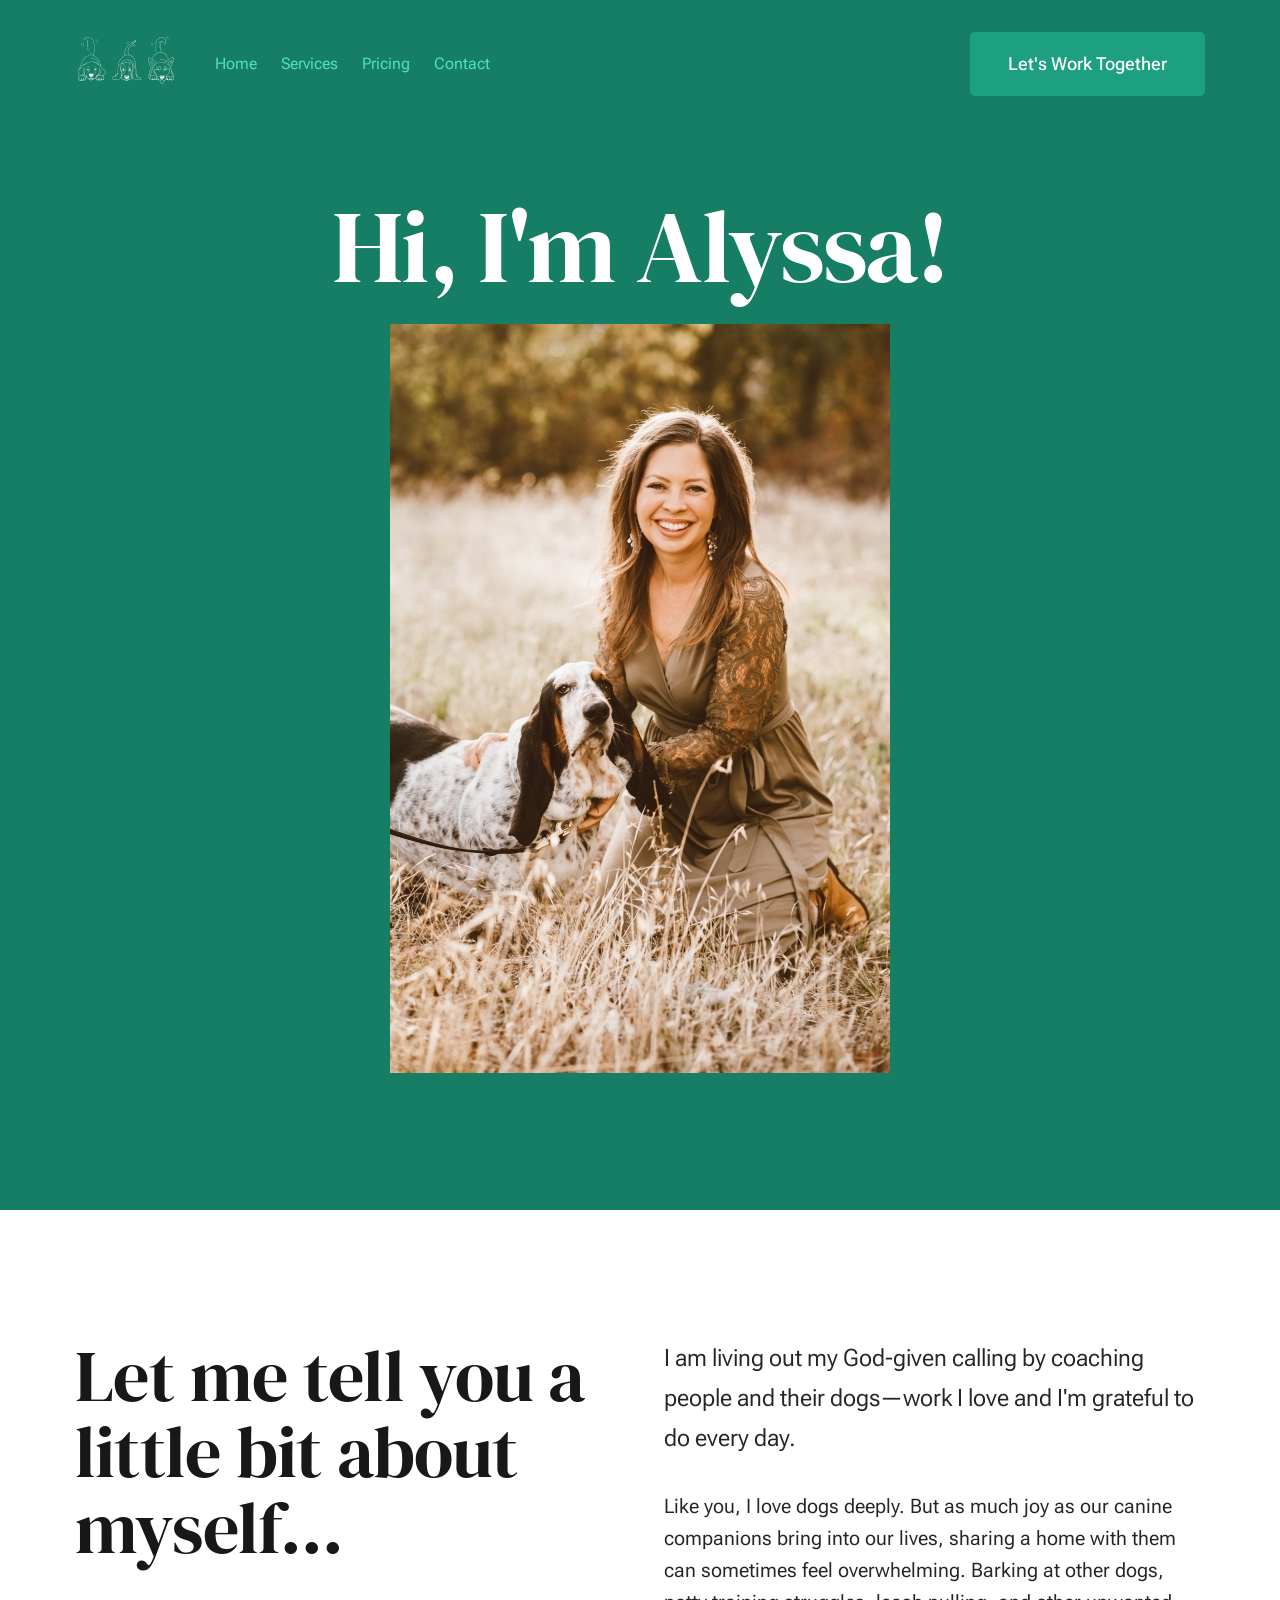
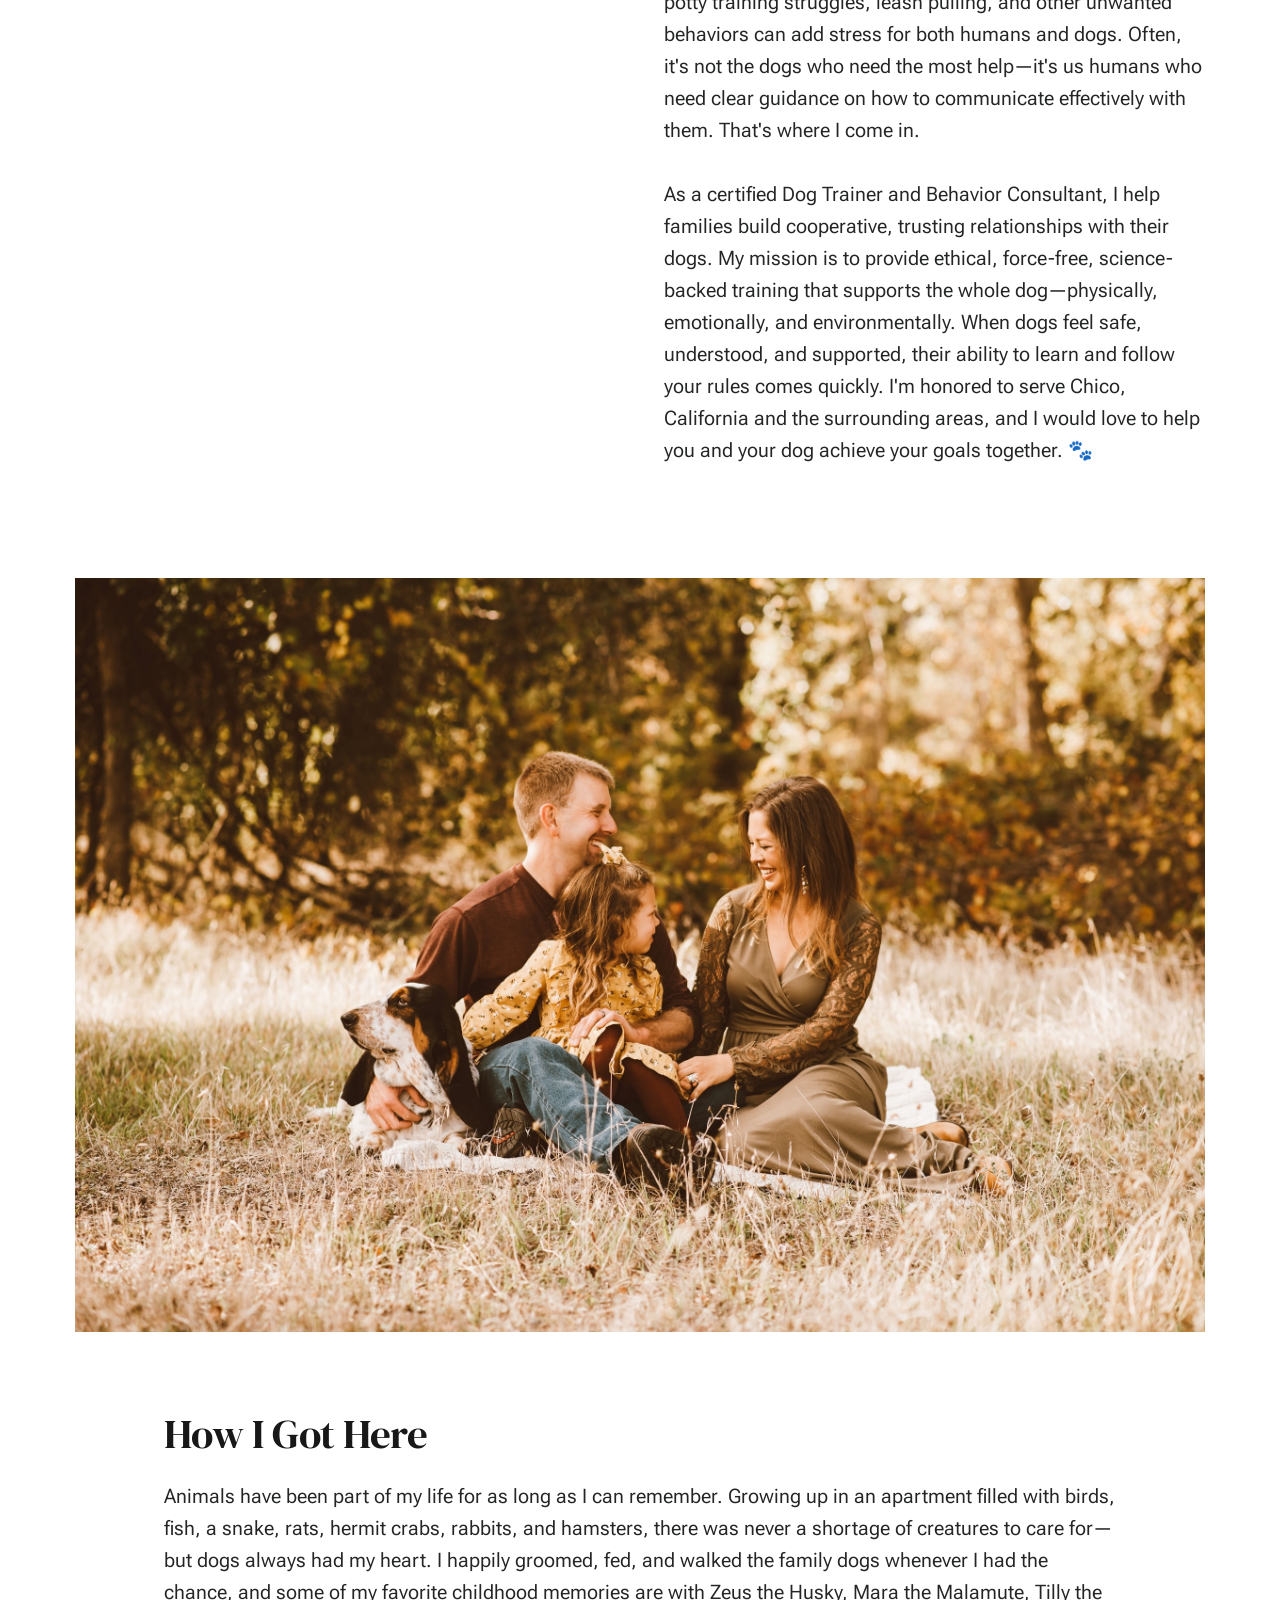
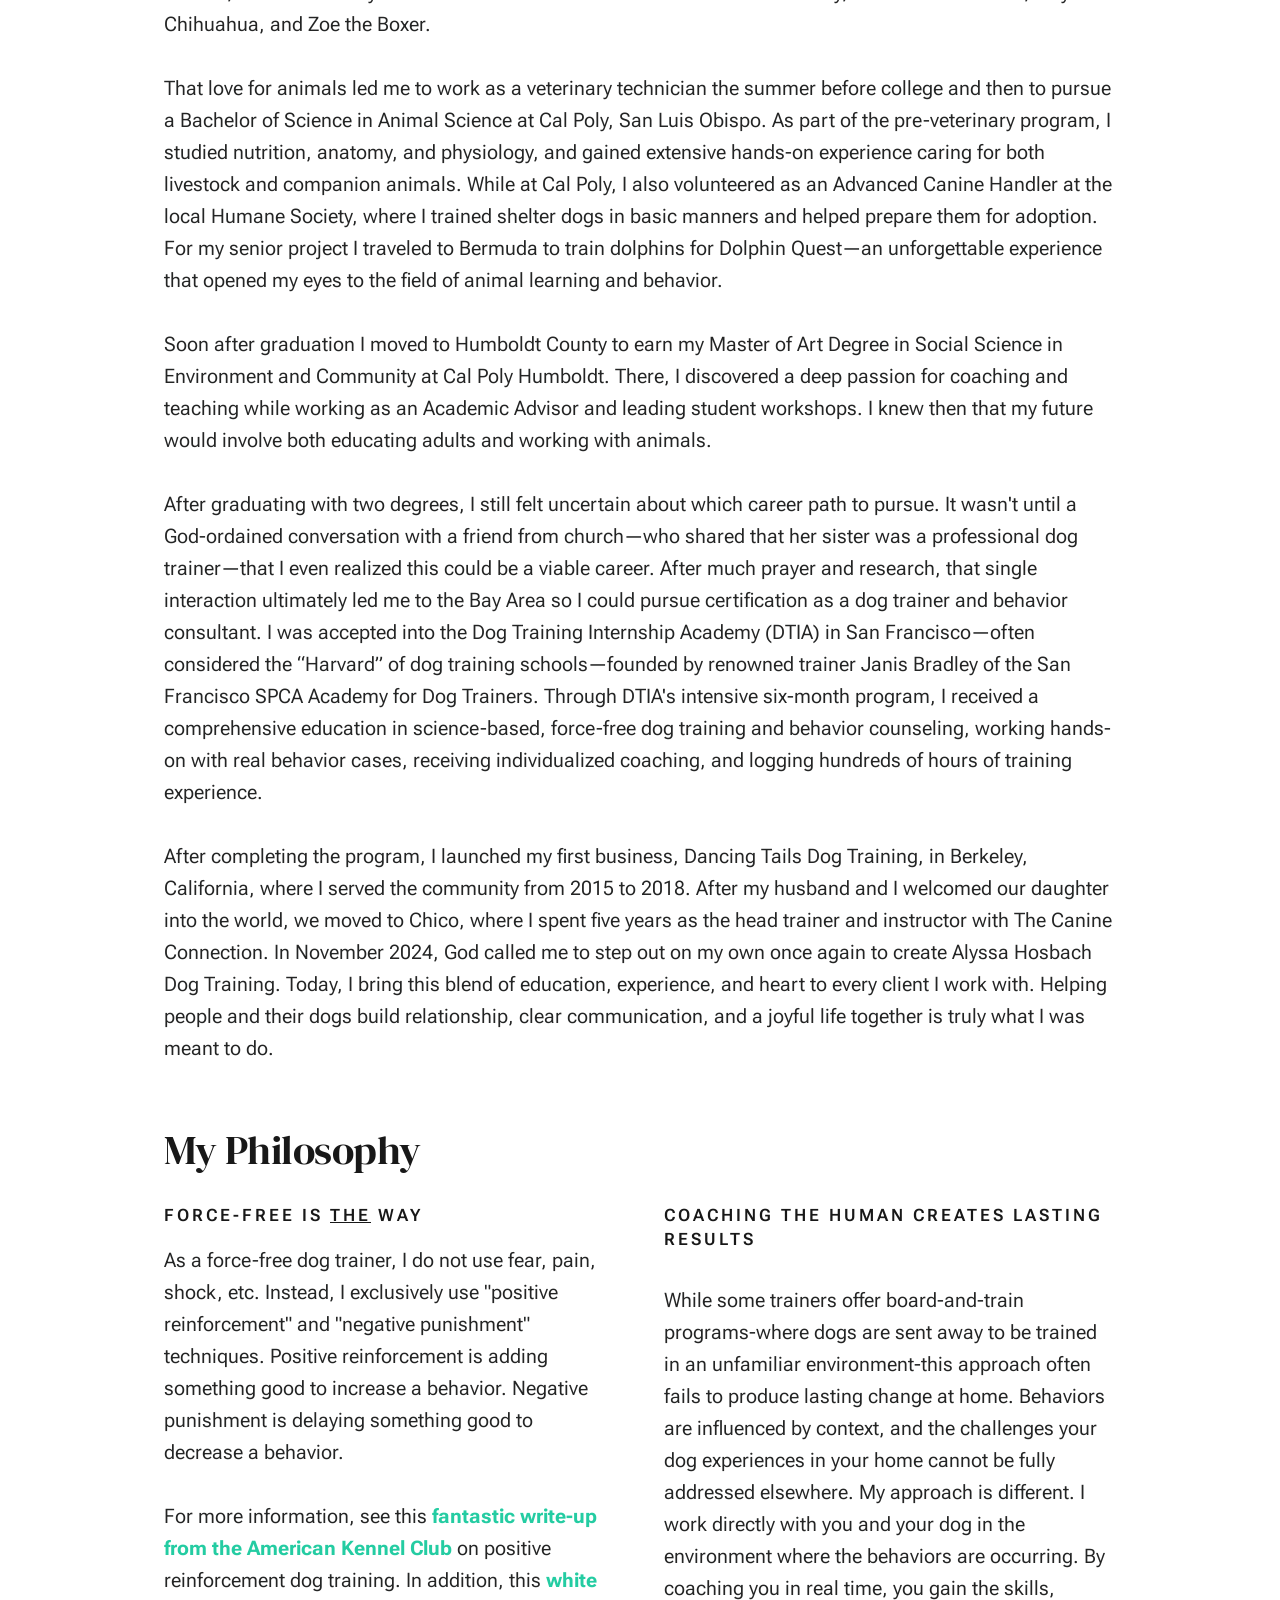
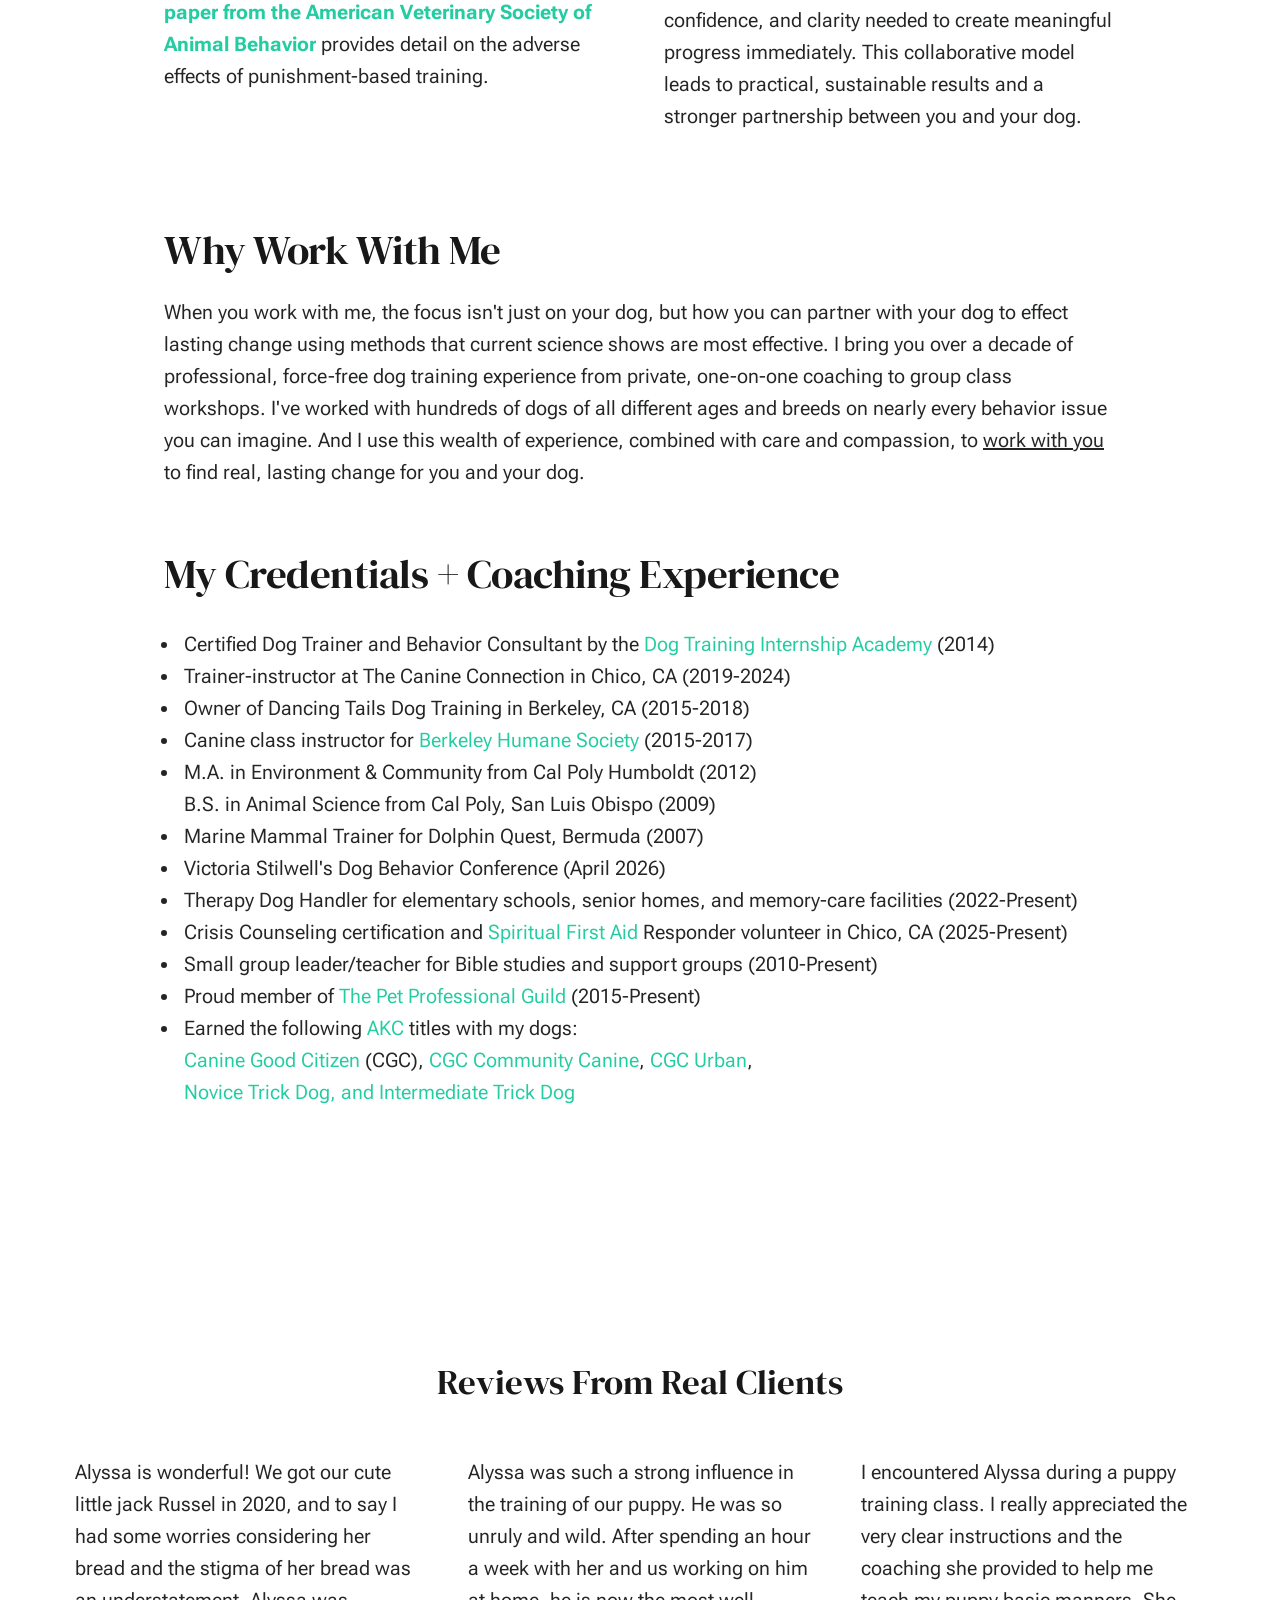
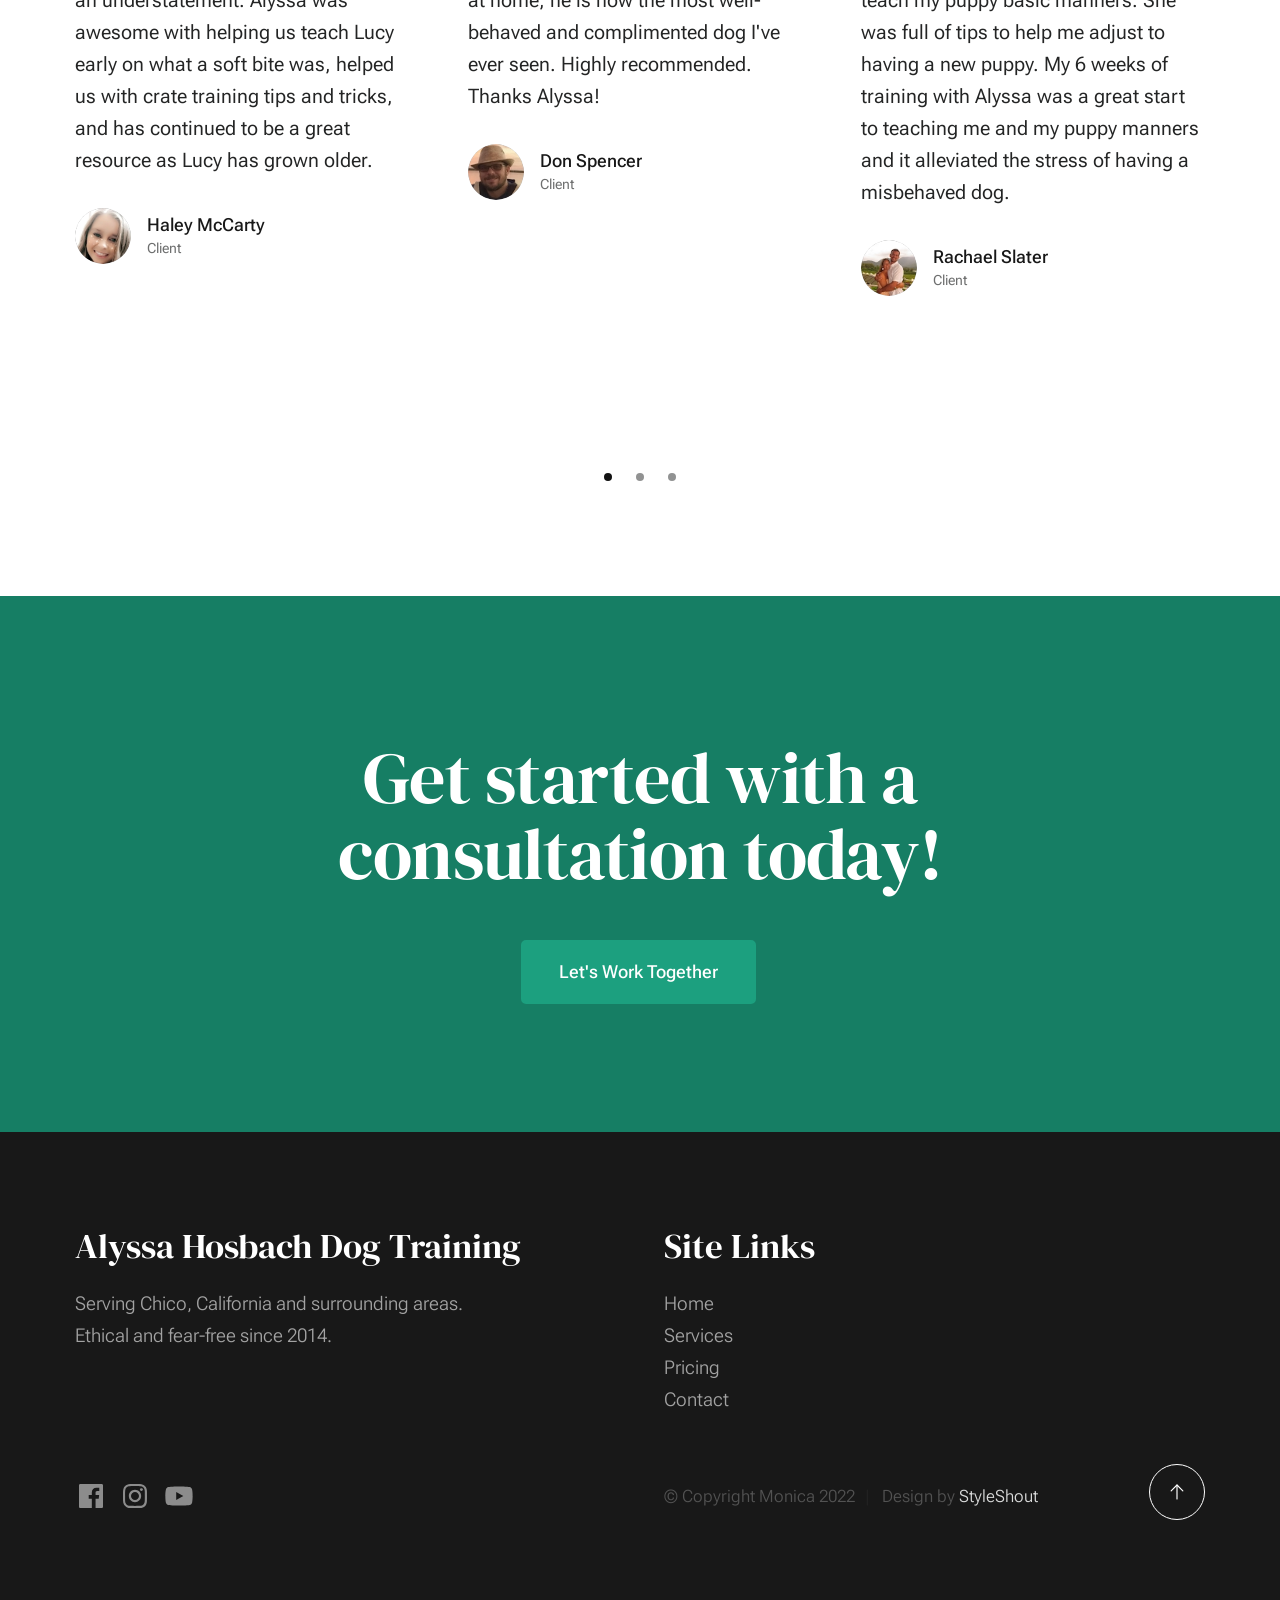
<file: about.html>
<!DOCTYPE html>
<html lang="en" class="no-js" >
<head>

    <!--- basic page needs
    ================================================== -->
    <meta charset="utf-8">
    <meta name="viewport" content="width=device-width, initial-scale=1">

    <!-- Essential Open Graph Tags -->
    <meta property="og:title" content="Alyssa Hosbach Dog Training: About" />
    <meta property="og:description" content="Meet Alyssa Hosbach and learn about her passion for evidence-based, ethical dog training and her mission to improve the lives of dogs and their guardians." />
    <meta property="og:image" content="https://raw.githubusercontent.com/alyssahosbachdogtraining/alyssahosbachdogtraining.github.io/refs/heads/main/images/logo_black_tealbg.png" />
    <meta property="og:url" content="https://alyssahosbachdogtraining.github.io/about.html" />
    <meta property="og:type" content="website" />
    <meta property="og:site_name" content="Alyssa Hosbach Dog Training" />
    <meta property="og:image:width" content="1200" />
    <meta property="og:image:alt" content="Alyssa Hosbach Dog Training logo" />

    <title>About | Alyssa Hosbach Dog Training | Chico, CA</title>
    <meta name="description" content="Meet Alyssa Hosbach, a dedicated dog trainer in Chico, CA. Discover her science-based, fear-free philosophy and her commitment to building strong dog-owner bonds.">

    <script>
        document.documentElement.classList.remove('no-js');
        document.documentElement.classList.add('js');
    </script>

    <!-- CSS
    ================================================== -->
    <link rel="stylesheet" href="css/vendor.css">
    <link rel="stylesheet" href="css/styles.css">

    <!-- favicons
    ================================================== -->
    <link rel="apple-touch-icon" sizes="180x180" href="apple-touch-icon.png">
    <link rel="icon" type="image/png" sizes="32x32" href="favicon-32x32.png">
    <link rel="icon" type="image/png" sizes="16x16" href="favicon-16x16.png">
    <link rel="manifest" href="site.webmanifest">

</head>


<body id="top">


    <!-- preloader
    ================================================== -->
    <div id="preloader">
        <div id="loader" class="dots-fade">
            <div></div>
            <div></div>
            <div></div>
        </div>
    </div>


    <!-- page wrap
    ================================================== -->
    <div id="page" class="s-pagewrap">


        <!-- # site header 
        ================================================== -->
        <header class="s-header">

            <div class="row s-header__inner width-sixteen-col">

                <div class="s-header__block">
                    <div class="s-header__logo">
                        <a class="logo" href="index.html">
                            <img src="images/logo_white.svg" alt="Alyssa Hosbach Dog Training logo">
                        </a>
                    </div>

                    <a class="s-header__menu-toggle" href="#0"><span>Menu</span></a>
                </div> <!-- end s-header__block -->

                <nav class="s-header__nav">
    
                    <ul class="s-header__menu-links">
                        <li><a href="index.html">Home</a></li>
                        <li><a href="services.html">Services</a></li>
                        <li><a target="_blank" href="https://docs.google.com/document/d/1NCk7MC5jAclChZXwOKhwnrEUBl19H3RKEythyN6irSw/edit?tab=t.0#heading=h.37a9753q513f">Pricing</a></li>
                        <li><a href="contact.html">Contact</a></li>
                    </ul> <!-- s-header__menu-links -->

                    <div class="s-header__contact">
                        <a href="contact.html" class="btn btn--primary s-header__contact-btn">Let's Work Together</a>                        
                    </div> <!-- s-header__contact -->
    
                </nav> <!-- end s-header__nav -->

            </div> <!-- end s-header__inner -->

        </header> <!-- end s-header -->


        <!-- # site main content
        ================================================== -->
        <section id="content" class="s-content">

               <section class="s-pageheader pageheader">
                    <div class="row">
                        <div class="column xl-12">
                            <h1 class="page-title">
                                <span class="page-title__small-type text-pretitle"></span>
                                Hi, I'm Alyssa!
                            </h1>
                            
                        </div>
                    </div>
                    <img src="images/alyssa_about_1x.avif" srcset="images/alyssa_about_1x.avif 1x, images/alyssa_about_2x.avif 2x" alt="Alyssa Hosbach, certified dog trainer, with her Basset Hound Biscuit">
               </section> <!-- end pageheader --> 

               <section class="s-pagecontent pagecontent">

                    <div class="row pageintro">
                        <div class="column xl-6 lg-12">
                            <h2 class="text-display-title">Let me tell you a little bit about myself...</h2>
                        </div>
                        <div class="column xl-6 lg-12 u-flexitem-x-right">
                            <p class="lead">
                                I am living out my God-given calling by coaching people and their dogs—work I love and I'm grateful to do every day.
                            </p>
                            <p>
                                Like you, I love dogs deeply. 
                                But as much joy as our canine companions bring into our lives, sharing a home with them can sometimes feel overwhelming. 
                                Barking at other dogs, potty training struggles, leash pulling, and other unwanted behaviors can add stress for both humans and dogs. 
                                Often, it's not the dogs who need the most help—it's us humans who need clear guidance on how to communicate effectively with them. 
                                That's where I come in.
                            </p>
                            <p>
                                As a certified Dog Trainer and Behavior Consultant, I help families build cooperative, trusting relationships with their dogs. 
                                My mission is to provide ethical, force-free, science-backed training that supports the whole dog—physically, emotionally, and environmentally.
                                When dogs feel safe, understood, and supported, their ability to learn and follow your rules comes quickly.

                                I'm honored to serve Chico, California and the surrounding areas, and I would love to help you and your dog achieve your goals together. 🐾
                            </p>
                        </div>                       
                    </div> <!-- end pageintro -->   
                    
                    <div class="row pagemedia">
                        <d class="column xl-12">
                            <figure class="page-media">                                
                                <img src="images/thumbs/about/about-1200.avif" 
                                     srcset="images/thumbs/about/about-2400.avif 2400w, 
                                             images/thumbs/about/about-1200.avif 1200w, 
                                             images/thumbs/about/about-600.avif 600w" sizes="(max-width: 2400px) 100vw, 2400px" alt="Alyssa Hosbach, certified dog trainer, with her family", loading="lazy">
                            </figure>
                        </d>
                    </div> <!-- end pagemedia -->

                    <div class="row width-narrower pagemain">
                        <div class="column xl-12"> 

                            <h2>How I Got Here</h2>
                            <p>
                                Animals have been part of my life for as long as I can remember.
                                Growing up in an apartment filled with birds, fish, a snake, rats, hermit crabs, rabbits, and hamsters, there was never a shortage of creatures to care for—but dogs always had my heart.
                                I happily groomed, fed, and walked the family dogs whenever I had the chance, and some of my favorite childhood memories are with Zeus the Husky, Mara the Malamute, Tilly the Chihuahua, and Zoe the Boxer.
                            </p>

                            <p>
                                That love for animals led me to work as a veterinary technician the summer before college and then to pursue a Bachelor of Science in Animal Science at Cal Poly, San Luis Obispo.
                                As part of the pre-veterinary program, I studied nutrition, anatomy, and physiology, and gained extensive hands-on experience caring for both livestock and companion animals.
                                While at Cal Poly, I also volunteered as an Advanced Canine Handler at the local Humane Society, where I trained shelter dogs in basic manners and helped prepare them for adoption.
                                For my senior project I traveled to Bermuda to train dolphins for Dolphin Quest—an unforgettable experience that opened my eyes to the field of animal learning and behavior.
                            </p>

                            <p>
                               Soon after graduation I moved to Humboldt County to earn my Master of Art Degree in Social Science in Environment and Community at Cal Poly Humboldt. 
                               There, I discovered a deep passion for coaching and teaching while working as an Academic Advisor and leading student workshops. 
                               I knew then that my future would involve both educating adults and working with animals.
                            </p>

                            <p>
                               After graduating with two degrees, I still felt uncertain about which career path to pursue. 
                               It wasn't until a God-ordained conversation with a friend from church—who shared that her sister was a professional dog trainer—that I even realized this could be a viable career. 
                               After much prayer and research, that single interaction ultimately led me to the Bay Area so I could pursue certification as a dog trainer and behavior consultant.

I was accepted into the Dog Training Internship Academy (DTIA) in San Francisco—often considered the “Harvard” of dog training schools—founded by renowned trainer Janis Bradley of the San Francisco SPCA Academy for Dog Trainers. 
Through DTIA's intensive six-month program, I received a comprehensive education in science-based, force-free dog training and behavior counseling, working hands-on with real behavior cases, receiving individualized coaching, and logging hundreds of hours of training experience.

                            <p>
                                After completing the program, I launched my first business, Dancing Tails Dog Training, in Berkeley, California, where I served the community from 2015 to 2018.
                                After my husband and I welcomed our daughter into the world, we moved to Chico, where I spent five years as the head trainer and instructor with The Canine Connection.
                                In November 2024, God called me to step out on my own once again to create Alyssa Hosbach Dog Training.
                                Today, I bring this blend of education, experience, and heart to every client I work with. Helping people and their dogs build relationship, clear communication, and a joyful life together is truly what I was meant to do.</p>

                            <h2 class="u-add-bottom">My Philosophy</h2>

                            <div class="grid-list-items list-items">
                                <div class="grid-list-items__item list-items__item u-remove-bottom">
                                    <div class="list-items__item-header">
                                        <h6 class="list-items__item-small-title">Force-free is <u>the</u> way</h6>
                                    </div>
                                    <p>
                                        As a force-free dog trainer, I do not use fear, pain, shock, etc.
                                        Instead, I exclusively use "positive reinforcement" and "negative punishment" techniques.
                                        Positive reinforcement is adding something good to increase a behavior.
                                        Negative punishment is delaying something good to decrease a behavior.
                                    </p>

                                    <p>
                                        For more information, see this <a target="_blank" style="color: hsla(165, 70%, 47%, 1); font-weight: bold" href="https://www.akc.org/expert-advice/training/operant-conditioning-positive-reinforcement-dog-training/">fantastic write-up from the American Kennel Club</a> on positive reinforcement dog training.
                                        In addition, this <a target="_blank" style="color: hsla(165, 70%, 47%, 1); font-weight: bold" href="https://www.sfanimalcare.org/wp-content/uploads/2014/08/Why-We-Dont-Punish.pdf">white paper from the American Veterinary Society of Animal Behavior</a> provides detail on the adverse effects of punishment-based training.
                                        
                                    </p>
                                </div>
                                <div class="grid-list-items__item list-items__item u-remove-bottom">
                                    <div class="list-items__item-header">
                                        <h6 class="list-items__item-small-title">Coaching the Human Creates Lasting Results</h6>
                                    </div>
                                    <p></p>

While some trainers offer board-and-train programs-where dogs are sent away to be trained in an unfamiliar environment-this approach often fails to produce lasting change at home. Behaviors are influenced by context, and the challenges your dog experiences in your home cannot be fully addressed elsewhere.

My approach is different. I work directly with you and your dog in the environment where the behaviors are occurring. By coaching you in real time, you gain the skills, confidence, and clarity needed to create meaningful progress immediately. This collaborative model leads to practical, sustainable results and a stronger partnership between you and your dog.
                                    </p>
                                </div>
                            </div> <!--grid-list-items -->

                            <h2>Why Work With Me</h2>
                            <p>
                                When you work with me, the focus isn't just on your dog, but how you can partner with your dog to effect lasting change using methods that current science shows are most effective. 
                                I bring you over a decade of professional, force-free dog training experience from private, one-on-one coaching to group class workshops. 
                                I've worked with hundreds of dogs of all different ages and breeds on nearly every behavior issue you can imagine.
                                And I use this wealth of experience, combined with care and compassion, to <u>work with you</u> to find real, lasting change for you and your dog.
                            </p>                 

                            <h2>My Credentials + Coaching Experience</h2>
                            <p>
                            <ul>
                                <li>Certified Dog Trainer and Behavior Consultant by the <a target="_blank" style="color: hsla(165, 70%, 47%, 1)" href="https://dtia.mylearnworlds.com/">Dog Training Internship Academy</a> (2014)</li>
                                <li>Trainer-instructor at The Canine Connection in Chico, CA (2019-2024)</li>
                                <li>Owner of Dancing Tails Dog Training in Berkeley, CA (2015-2018)</li>
                                <li>Canine class instructor for <a target="_blank" style="color: hsla(165, 70%, 47%, 1)" href="https://berkeleyhumane.org/">Berkeley Humane Society</a> (2015-2017)</li>
                                <li>M.A. in Environment & Community from Cal Poly Humboldt (2012)<br>B.S. in Animal Science from Cal Poly, San Luis Obispo (2009)</li>
                                <li>Marine Mammal Trainer for Dolphin Quest, Bermuda (2007)</li>
                                <li>Victoria Stilwell's Dog Behavior Conference (April 2026)</li>
                                <li>Therapy Dog Handler for elementary schools, senior homes, and memory-care facilities (2022-Present)</li> 
                                <li>Crisis Counseling certification and <a target="_blank" style="color: hsla(165, 70%, 47%, 1)" href="https://www.spiritualfirstaid.org/">Spiritual First Aid</a> Responder volunteer in Chico, CA (2025-Present)</li>
                                <li>Small group leader/teacher for Bible studies and support groups (2010-Present)</li>
                                <li>Proud member of <a target="_blank" style="color: hsla(165, 70%, 47%, 1)" href="https://www.petprofessionalguild.com/">The Pet Professional Guild</a> (2015-Present)</li>
                                <li>Earned the following <a target="_blank" style="color: hsla(165, 70%, 47%, 1)" href="https://www.akc.org/">AKC</a> titles with my dogs:<br><a target="_blank" style="color: hsla(165, 70%, 47%, 1)" href="https://www.akc.org/products-services/training-programs/canine-good-citizen/">Canine Good Citizen</a> (CGC), <a target="_blank" style="color: hsla(165, 70%, 47%, 1)" href="https://www.akc.org/products-services/training-programs/canine-good-citizen/akc-community-canine/test-items/">CGC Community Canine</a>, <a target="_blank" style="color: hsla(165, 70%, 47%, 1)" href="https://www.akc.org/products-services/training-programs/canine-good-citizen/akc-urban-canine-good-citizen/about/">CGC Urban</a>,<br><a target="_blank" style="color: hsla(165, 70%, 47%, 1)" href="https://www.akc.org/sports/trick-dog/">Novice Trick Dog, and Intermediate Trick Dog</a></li>
                            </ul>
                            </p>

                        </div> <!-- end grid-block-->
                    </div> <!-- end pagemain -->

               </section> <!-- pagecontent -->

               <section class="s-testimonials">

                    <div class="s-testimonials__header row row-x-center text-center">
                        <div class="column xl-8 lg-12">
                            <h3>
                            Reviews From Real Clients
                            </h3>                        
        
                        </div>
                    </div> <!--end s-testimonials__header -->

                    <div class="row s-testimonials__content">
                        <div class="column xl-12 testimonials">

                            <div class="swiper-container testimonials__slider page-slider">

                                <div class="swiper-wrapper">
                                    <div class="testimonials__slide swiper-slide">
                                        <p>
                                        Alyssa is wonderful!
                                        We got our cute little jack Russel in 2020, and to say I had some worries considering her bread and the stigma of her bread was an understatement.
                                        Alyssa was awesome with helping us teach Lucy early on what a soft bite was, helped us with crate training tips and tricks, and has continued to be a great resource as Lucy has grown older.
                                        </p>
                                        <div class="testimonials__author">
                                            <img src="images/avatars/haley_mccarty.avif" alt="Haley McCarty testimonial image" class="testimonials__avatar", width=72, height=72, loading="lazy">
                                            <cite class="testimonials__cite">
                                                <strong>Haley McCarty</strong>
                                                <span>Client</span>
                                            </cite>
                                        </div>
                                    </div>
                                    <div class="testimonials__slide swiper-slide">
                                        <p>
                                        Alyssa was such a strong influence in the training of our puppy.
                                        He was so unruly and wild.
                                        After spending an hour a week with her and us working on him at home, he is now the most well-behaved and complimented dog I've ever seen.
                                        Highly recommended.
                                        Thanks Alyssa!
                                        </p>
                                        <div class="testimonials__author">
                                            <img src="images/avatars/don_spencer.avif" alt="Don Spencer testimonial image" class="testimonials__avatar", width=72, height=72, loading="lazy">
                                            <cite class="testimonials__cite">
                                                <strong>Don Spencer</strong>
                                                <span>Client</span>
                                            </cite>
                                        </div>
                                    </div>
                                    <div class="testimonials__slide swiper-slide">
                                        <p>
                                        I encountered Alyssa during a puppy training class.
                                        I really appreciated the very clear instructions and the coaching she provided to help me teach my puppy basic manners.
                                        She was full of tips to help me adjust to having a new puppy.
                                        My 6 weeks of training with Alyssa was a great start to teaching me and my puppy manners and it alleviated the stress of having a misbehaved dog.
                                        </p>
                                        <div class="testimonials__author">
                                            <img src="images/avatars/rachael_slater.avif" alt="Rachael Slater testimonial image" class="testimonials__avatar", width=72, height=72, loading="lazy">
                                            <cite class="testimonials__cite">
                                                <strong>Rachael Slater</strong>
                                                <span>Client</span>
                                            </cite>
                                        </div>
                                    </div>
                                    <div class="testimonials__slide swiper-slide">
                                        <p>
                                        I'm so grateful for Alyssa and her positive, compassionate approach to dog training.
                                        She's helped my fear-based reactive dog become so much more comfortable and confident in his environment.
                                        Her guidance and practical tips have made a huge difference for both of us.
                                        I highly recommend her to anyone looking for a thoughtful, effective, and kind trainer.
                                        Thank you for empowering me to support my pup with patience, knowledge, and understanding—we're both so much happier thanks to you!
                                        </p>
                                        <div class="testimonials__author">
                                            <img src="images/avatars/mieke_dewitt.avif" alt="Mieke DeWitt testimonial image" class="testimonials__avatar", width=72, height=72, loading="lazy">
                                            <cite class="testimonials__cite">
                                                <strong>Mieke DeWitt</strong>
                                                <span>Client</span>
                                            </cite>
                                        </div>
                                    </div>
                                    <div class="testimonials__slide swiper-slide">
                                        <p>
                                        Alyssa came to our house for a 1.5 hour consultation.
                                        She was so sweet and understanding with my puppy.
                                        All of our questions and concerns were answered….she had an explanation for everything and it all came together to make sense.
                                        She gave us ideas that we hadn't thought of and made us feel comfortable with having a new puppy.
                                        We will be doing her weekly group classes starting soon.
                                        </p>
                                        <div class="testimonials__author">
                                            <img src="images/avatars/sage_bowman.avif" alt="Sage Bowman testimonial image" class="testimonials__avatar", width=72, height=72, loading="lazy">
                                            <cite class="testimonials__cite">
                                                <strong>Sage Bowman</strong>
                                                <span>Client</span>
                                            </cite>
                                        </div>
                                    </div>
                                </div> <!-- end swiper-wrapper --> 

                                <div class="swiper-pagination"></div>

                            </div> <!--end testimonials__slider --> 

                        </div> <!-- testimonials -->
                    </div> <!--end s-testimonials__content -->

               </section> <!-- end s-testimonials -->

        </section> <!-- s-content-->

        <!-- # cta
        ================================================== -->
        <section id="cta" class="s-cta">

            <div class="row row-x-center text-center">
                <div class="column xl-8 lg-12">

                    <div class="s-cta__content">
                        <h2 class="text-display-title">
                        Get started with a consultation today!
                        </h2>
                        <a href="contact.html" class="btn btn--primary">Let's Work Together</a>
                    </div>

                </div>
            </div>

        </section> <!-- end s-cta -->


        <!-- # footer 
        ================================================== -->
        <footer class="s-footer">
            <div class="row s-footer__content">
                <div class="column xl-6 lg-6 md-12 s-footer__block s-footer__about">                    
                    <h3>Alyssa Hosbach Dog Training</h3>
                    <p>
                    Serving Chico, California and surrounding areas.<br>
                    Ethical and fear-free since 2014.
                    </p>               
                </div>                
                <div class="column xl-3 lg-6 md-12 s-footer__block s-footer__site-links">
                    <h3>Site Links</h3>
                    <ul class="link-list">
                        <li><a href="index.html">Home</a></li>
                        <li><a href="services.html">Services</a></li>
                        <li><a target="_blank" href="https://docs.google.com/document/d/1NCk7MC5jAclChZXwOKhwnrEUBl19H3RKEythyN6irSw/edit?tab=t.0#heading=h.37a9753q513f">Pricing</a></li>
                        <li><a href="contact.html">Contact</a></li>
                    </ul>
                </div>
            </div>    
            
            <div class="row s-footer__bottom">
                <div class="column xl-6 lg-12">
                    <ul class="s-footer__social social-list">
                        <li>
                            <a target="_blank" href="https://www.facebook.com/people/Alyssa-Hosbach-Dog-Training/61568173207389/">
                                <svg xmlns="http://www.w3.org/2000/svg" width="24" height="24" viewBox="0 0 24 24" style="fill:rgba(0, 0, 0, 1);transform:;-ms-filter:"><path d="M20,3H4C3.447,3,3,3.448,3,4v16c0,0.552,0.447,1,1,1h8.615v-6.96h-2.338v-2.725h2.338v-2c0-2.325,1.42-3.592,3.5-3.592 c0.699-0.002,1.399,0.034,2.095,0.107v2.42h-1.435c-1.128,0-1.348,0.538-1.348,1.325v1.735h2.697l-0.35,2.725h-2.348V21H20 c0.553,0,1-0.448,1-1V4C21,3.448,20.553,3,20,3z"></path></svg>
                                <span class="u-screen-reader-text">Facebook</span>
                            </a>
                        </li>
                        <li>
                            <a target="_blank" href="https://www.instagram.com/alyssahosbachdogtraining/">
                                <svg xmlns="http://www.w3.org/2000/svg" width="24" height="24" viewBox="0 0 24 24" style="fill:rgba(0, 0, 0, 1);transform:;-ms-filter:"><path d="M11.999,7.377c-2.554,0-4.623,2.07-4.623,4.623c0,2.554,2.069,4.624,4.623,4.624c2.552,0,4.623-2.07,4.623-4.624 C16.622,9.447,14.551,7.377,11.999,7.377L11.999,7.377z M11.999,15.004c-1.659,0-3.004-1.345-3.004-3.003 c0-1.659,1.345-3.003,3.004-3.003s3.002,1.344,3.002,3.003C15.001,13.659,13.658,15.004,11.999,15.004L11.999,15.004z"></path><circle cx="16.806" cy="7.207" r="1.078"></circle><path d="M20.533,6.111c-0.469-1.209-1.424-2.165-2.633-2.632c-0.699-0.263-1.438-0.404-2.186-0.42 c-0.963-0.042-1.268-0.054-3.71-0.054s-2.755,0-3.71,0.054C7.548,3.074,6.809,3.215,6.11,3.479C4.9,3.946,3.945,4.902,3.477,6.111 c-0.263,0.7-0.404,1.438-0.419,2.186c-0.043,0.962-0.056,1.267-0.056,3.71c0,2.442,0,2.753,0.056,3.71 c0.015,0.748,0.156,1.486,0.419,2.187c0.469,1.208,1.424,2.164,2.634,2.632c0.696,0.272,1.435,0.426,2.185,0.45 c0.963,0.042,1.268,0.055,3.71,0.055s2.755,0,3.71-0.055c0.747-0.015,1.486-0.157,2.186-0.419c1.209-0.469,2.164-1.424,2.633-2.633 c0.263-0.7,0.404-1.438,0.419-2.186c0.043-0.962,0.056-1.267,0.056-3.71s0-2.753-0.056-3.71C20.941,7.57,20.801,6.819,20.533,6.111z M19.315,15.643c-0.007,0.576-0.111,1.147-0.311,1.688c-0.305,0.787-0.926,1.409-1.712,1.711c-0.535,0.199-1.099,0.303-1.67,0.311 c-0.95,0.044-1.218,0.055-3.654,0.055c-2.438,0-2.687,0-3.655-0.055c-0.569-0.007-1.135-0.112-1.669-0.311 c-0.789-0.301-1.414-0.923-1.719-1.711c-0.196-0.534-0.302-1.099-0.311-1.669c-0.043-0.95-0.053-1.218-0.053-3.654 c0-2.437,0-2.686,0.053-3.655c0.007-0.576,0.111-1.146,0.311-1.687c0.305-0.789,0.93-1.41,1.719-1.712 c0.534-0.198,1.1-0.303,1.669-0.311c0.951-0.043,1.218-0.055,3.655-0.055c2.437,0,2.687,0,3.654,0.055 c0.571,0.007,1.135,0.112,1.67,0.311c0.786,0.303,1.407,0.925,1.712,1.712c0.196,0.534,0.302,1.099,0.311,1.669 c0.043,0.951,0.054,1.218,0.054,3.655c0,2.436,0,2.698-0.043,3.654H19.315z"></path></svg>
                                <span class="u-screen-reader-text">Instagram</span>
                            </a>
                        </li>
                        <li>
                            <a target="_blank" href="https://www.youtube.com/@alyssahosbach4783">
                                <svg xmlns="http://www.w3.org/2000/svg" width="24" height="24" viewBox="0 0 640 640"><!--!Font Awesome Free v7.1.0 by @fontawesome - https://fontawesome.com License - https://fontawesome.com/license/free Copyright 2026 Fonticons, Inc.--><path d="M581.7 188.1C575.5 164.4 556.9 145.8 533.4 139.5C490.9 128 320.1 128 320.1 128C320.1 128 149.3 128 106.7 139.5C83.2 145.8 64.7 164.4 58.4 188.1C47 231 47 320.4 47 320.4C47 320.4 47 409.8 58.4 452.7C64.7 476.3 83.2 494.2 106.7 500.5C149.3 512 320.1 512 320.1 512C320.1 512 490.9 512 533.5 500.5C557 494.2 575.5 476.3 581.8 452.7C593.2 409.8 593.2 320.4 593.2 320.4C593.2 320.4 593.2 231 581.8 188.1zM264.2 401.6L264.2 239.2L406.9 320.4L264.2 401.6z"/></svg>
                                <span class="u-screen-reader-text">YouTube</span>
                            </a>
                        </li>
                    </ul> <!-- end s-footer__social -->
                </div>
                <div class="column xl-6 lg-12">
                    <p class="ss-copyright">
                        <span>© Copyright Monica 2022</span> 
                        <span>Design by <a href="https://www.styleshout.com/">StyleShout</a></span>
                    </p>
                </div>

                <div class="ss-go-top">
                    <a class="smoothscroll" title="Back to Top" href="#top">
                        <svg xmlns="http://www.w3.org/2000/svg" viewBox="0 0 24 24" width="36" height="36" fill="none" stroke="#ffffff" stroke-width="1" stroke-linecap="round" stroke-linejoin="round">&lt;!--!  Atomicons Free 1.00 by @atisalab License - https://atomicons.com/license/ (Icons: CC BY 4.0) Copyright 2021 Atomicons --&gt;<polyline points="17 11 12 6 7 11"></polyline><line x1="12" y1="18" x2="12" y2="6"></line></svg>
                    </a>
                </div> <!-- end ss-go-top -->
            </div>
            
        </footer> <!-- end s-footer -->

    </div> <!-- end page-wrap -->

    <!-- Java Script
    ================================================== -->
    <script defer src="js/plugins.js"></script>
    <script defer src="js/main.js"></script>

</body>
</html>
</file>
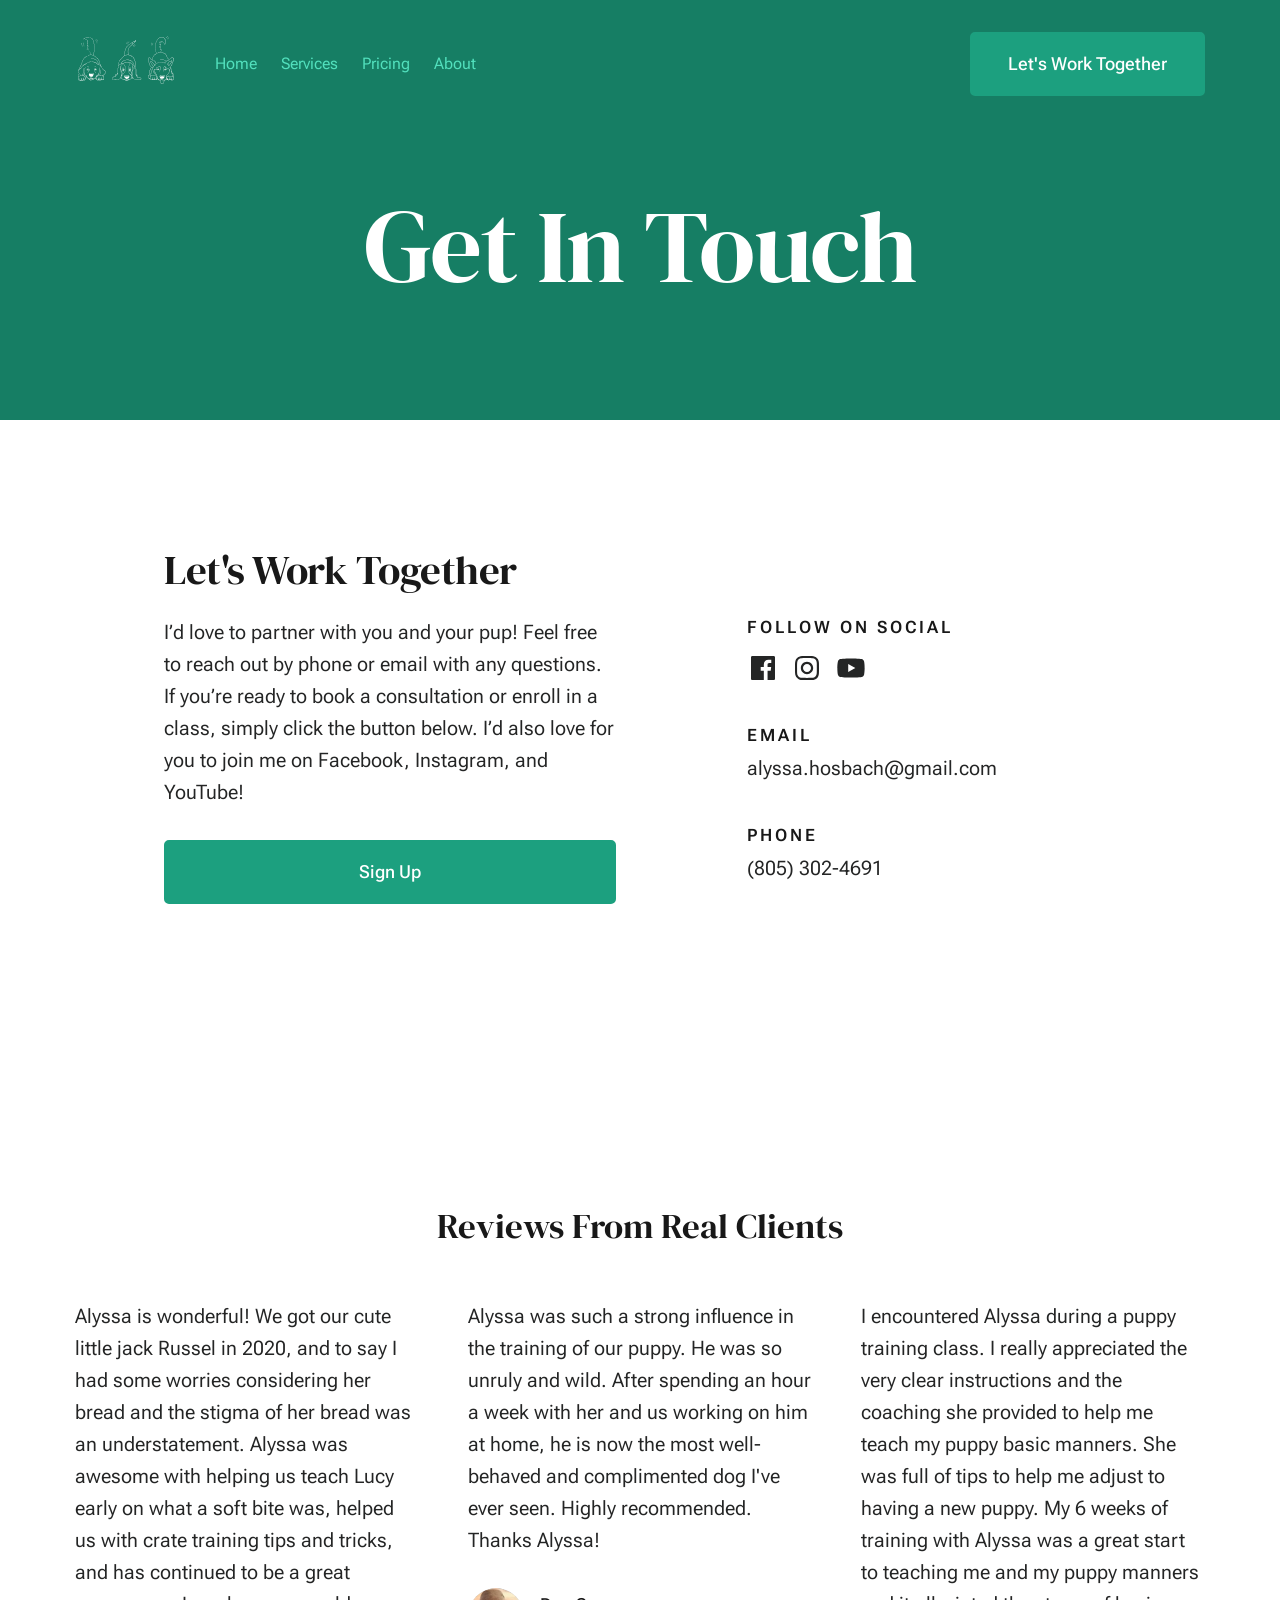
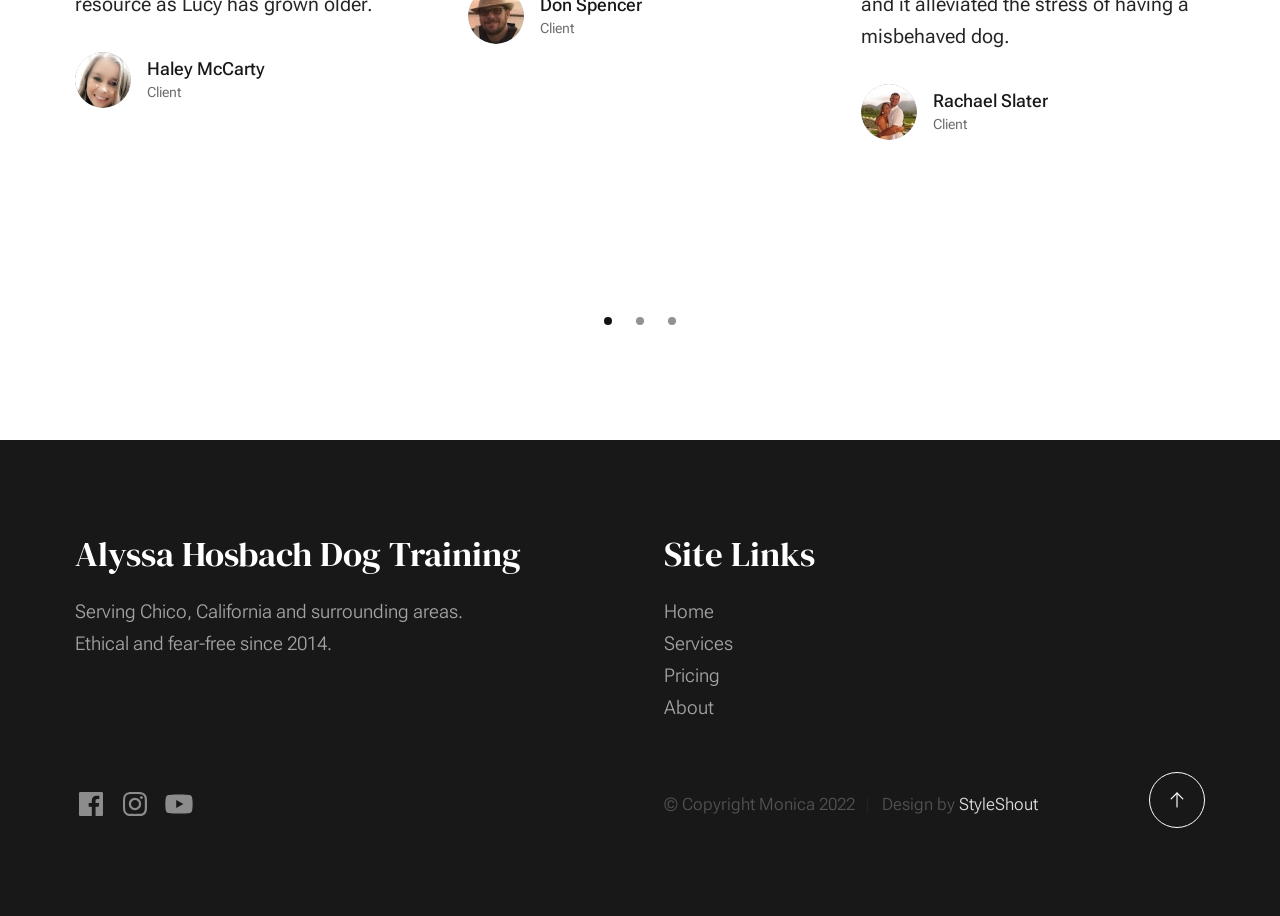
<file: contact.html>
<!DOCTYPE html>
<html lang="en" class="no-js" >
<head>

    <!--- basic page needs
    ================================================== -->
    <meta charset="utf-8">
    <meta name="viewport" content="width=device-width, initial-scale=1">

    <!-- Essential Open Graph Tags -->
    <meta property="og:title" content="Alyssa Hosbach Dog Training: Contact" />
    <meta property="og:description" content="Ready to transform your relationship with your dog? Contact Alyssa Hosbach Dog Training today to schedule a consultation." />
    <meta property="og:image" content="https://raw.githubusercontent.com/alyssahosbachdogtraining/alyssahosbachdogtraining.github.io/refs/heads/main/images/logo_black_tealbg.png" />
    <meta property="og:url" content="https://alyssahosbachdogtraining.github.io/contact.html" />
    <meta property="og:type" content="website" />
    <meta property="og:site_name" content="Alyssa Hosbach Dog Training" />
    <meta property="og:image:width" content="1200" />
    <meta property="og:image:alt" content="Alyssa Hosbach Dog Training logo" />

    <title>Contact Us | Alyssa Hosbach Dog Training | Chico, CA</title>
    <meta name="description" content="Contact Alyssa Hosbach Dog Training in Chico, CA to start your training journey. Schedule a consultation for ethical, science-based dog behavior and obedience.">

    <script>
        document.documentElement.classList.remove('no-js');
        document.documentElement.classList.add('js');
    </script>

    <!-- CSS
    ================================================== -->
    <link rel="stylesheet" href="css/vendor.css">
    <link rel="stylesheet" href="css/styles.css">

    <!-- favicons
    ================================================== -->
    <link rel="apple-touch-icon" sizes="180x180" href="apple-touch-icon.png">
    <link rel="icon" type="image/png" sizes="32x32" href="favicon-32x32.png">
    <link rel="icon" type="image/png" sizes="16x16" href="favicon-16x16.png">
    <link rel="manifest" href="site.webmanifest">

</head>


<body id="top">


    <!-- preloader
    ================================================== -->
    <div id="preloader">
        <div id="loader" class="dots-fade">
            <div></div>
            <div></div>
            <div></div>
        </div>
    </div>


    <!-- page wrap
    ================================================== -->
    <div id="page" class="s-pagewrap">


        <!-- # site header 
        ================================================== -->
        <header class="s-header">
            <div class="row s-header__inner width-sixteen-col">

                <div class="s-header__block">
                    <div class="s-header__logo">
                        <a class="logo" href="index.html">
                            <img src="images/logo_white.svg" alt="Alyssa Hosbach Dog Training logo">
                        </a>
                    </div>

                    <a class="s-header__menu-toggle" href="#0"><span>Menu</span></a>
                </div> <!-- end s-header__block -->

                <nav class="s-header__nav">
    
                    <ul class="s-header__menu-links">
                        <li><a href="index.html">Home</a></li>
                        <li><a href="services.html">Services</a></li>
                        <li><a target="_blank" href="https://docs.google.com/document/d/1NCk7MC5jAclChZXwOKhwnrEUBl19H3RKEythyN6irSw/edit?tab=t.0#heading=h.37a9753q513f">Pricing</a></li>
                        <li><a href="about.html">About</a></li>
                    </ul> <!-- s-header__menu-links -->

                    <div class="s-header__contact">
                        <a href="contact.html" class="btn btn--primary s-header__contact-btn">Let's Work Together</a>                        
                    </div> <!-- s-header__contact -->
    
                </nav> <!-- end s-header__nav -->

            </div> <!-- end s-header__inner -->
        </header> <!-- end s-header -->


        <!-- # site main content
        ================================================== -->
        <section id="content" class="s-content">

               <section class="s-pageheader pageheader">
                    <div class="row">
                        <div class="column xl-12">
                            <h1 class="page-title">
                                <span class="page-title__small-type text-pretitle"></span>
                                Get In Touch
                            </h1>                            
                        </div>
                    </div>
               </section> <!--pageheader -->  

               <section class="s-pagecontent pagecontent">

                    <div class="row width-narrower pagemain">
                        <div class="column xl-12">
                            <h2>Let's Work Together</h2>

                            <div class="row">
                                <div class="column xl-6 md-12 contact-cta">     
                                    <p>
                                    I’d love to partner with you and your pup! Feel free to reach out by phone or email with any questions. If you’re ready to book a consultation or enroll in a class, simply click the button below. I’d also love for you to join me on Facebook, Instagram, and YouTube!
                                    
                                    
                                    
                                    </p>
        
                                    <a target="_blank" href="https://docs.google.com/forms/d/e/1FAIpQLSdApYwoW-ZgqZmdQ3ala4dHWH4oaJqsBOMYYkDa3GMZR7GN3g/viewform" class="btn btn--primary u-fullwidth contact-btn">
                                            Sign Up
                                    </a>
                                </div> 
                                <div class="column xl-5 md-12 u-flexitem-x-right">

                                    <div class="contact-block">
                                        <h6>Follow On Social</h6>
                                        <ul class="contact-social social-list">
                                            <li>
                                                <a target="_blank" href="https://www.facebook.com/people/Alyssa-Hosbach-Dog-Training/61568173207389/">
                                                    <svg xmlns="http://www.w3.org/2000/svg" width="24" height="24" viewBox="0 0 24 24" style="fill:rgba(0, 0, 0, 1);transform:;-ms-filter:"><path d="M20,3H4C3.447,3,3,3.448,3,4v16c0,0.552,0.447,1,1,1h8.615v-6.96h-2.338v-2.725h2.338v-2c0-2.325,1.42-3.592,3.5-3.592 c0.699-0.002,1.399,0.034,2.095,0.107v2.42h-1.435c-1.128,0-1.348,0.538-1.348,1.325v1.735h2.697l-0.35,2.725h-2.348V21H20 c0.553,0,1-0.448,1-1V4C21,3.448,20.553,3,20,3z"></path></svg>
                                                    <span class="u-screen-reader-text">Facebook</span>
                                                </a>
                                            </li>
                                            <li>
                                                <a target="_blank" href="https://www.instagram.com/alyssahosbachdogtraining/">
                                                    <svg xmlns="http://www.w3.org/2000/svg" width="24" height="24" viewBox="0 0 24 24" style="fill:rgba(0, 0, 0, 1);transform:;-ms-filter:"><path d="M11.999,7.377c-2.554,0-4.623,2.07-4.623,4.623c0,2.554,2.069,4.624,4.623,4.624c2.552,0,4.623-2.07,4.623-4.624 C16.622,9.447,14.551,7.377,11.999,7.377L11.999,7.377z M11.999,15.004c-1.659,0-3.004-1.345-3.004-3.003 c0-1.659,1.345-3.003,3.004-3.003s3.002,1.344,3.002,3.003C15.001,13.659,13.658,15.004,11.999,15.004L11.999,15.004z"></path><circle cx="16.806" cy="7.207" r="1.078"></circle><path d="M20.533,6.111c-0.469-1.209-1.424-2.165-2.633-2.632c-0.699-0.263-1.438-0.404-2.186-0.42 c-0.963-0.042-1.268-0.054-3.71-0.054s-2.755,0-3.71,0.054C7.548,3.074,6.809,3.215,6.11,3.479C4.9,3.946,3.945,4.902,3.477,6.111 c-0.263,0.7-0.404,1.438-0.419,2.186c-0.043,0.962-0.056,1.267-0.056,3.71c0,2.442,0,2.753,0.056,3.71 c0.015,0.748,0.156,1.486,0.419,2.187c0.469,1.208,1.424,2.164,2.634,2.632c0.696,0.272,1.435,0.426,2.185,0.45 c0.963,0.042,1.268,0.055,3.71,0.055s2.755,0,3.71-0.055c0.747-0.015,1.486-0.157,2.186-0.419c1.209-0.469,2.164-1.424,2.633-2.633 c0.263-0.7,0.404-1.438,0.419-2.186c0.043-0.962,0.056-1.267,0.056-3.71s0-2.753-0.056-3.71C20.941,7.57,20.801,6.819,20.533,6.111z M19.315,15.643c-0.007,0.576-0.111,1.147-0.311,1.688c-0.305,0.787-0.926,1.409-1.712,1.711c-0.535,0.199-1.099,0.303-1.67,0.311 c-0.95,0.044-1.218,0.055-3.654,0.055c-2.438,0-2.687,0-3.655-0.055c-0.569-0.007-1.135-0.112-1.669-0.311 c-0.789-0.301-1.414-0.923-1.719-1.711c-0.196-0.534-0.302-1.099-0.311-1.669c-0.043-0.95-0.053-1.218-0.053-3.654 c0-2.437,0-2.686,0.053-3.655c0.007-0.576,0.111-1.146,0.311-1.687c0.305-0.789,0.93-1.41,1.719-1.712 c0.534-0.198,1.1-0.303,1.669-0.311c0.951-0.043,1.218-0.055,3.655-0.055c2.437,0,2.687,0,3.654,0.055 c0.571,0.007,1.135,0.112,1.67,0.311c0.786,0.303,1.407,0.925,1.712,1.712c0.196,0.534,0.302,1.099,0.311,1.669 c0.043,0.951,0.054,1.218,0.054,3.655c0,2.436,0,2.698-0.043,3.654H19.315z"></path></svg>
                                                    <span class="u-screen-reader-text">Instagram</span>
                                                </a>
                                            </li>
                                            <li>
                                                <a target="_blank" href="https://www.youtube.com/@alyssahosbach4783">
                                                    <svg xmlns="http://www.w3.org/2000/svg" width="24" height="24" viewBox="0 0 640 640"><!--!Font Awesome Free v7.1.0 by @fontawesome - https://fontawesome.com License - https://fontawesome.com/license/free Copyright 2026 Fonticons, Inc.--><path d="M581.7 188.1C575.5 164.4 556.9 145.8 533.4 139.5C490.9 128 320.1 128 320.1 128C320.1 128 149.3 128 106.7 139.5C83.2 145.8 64.7 164.4 58.4 188.1C47 231 47 320.4 47 320.4C47 320.4 47 409.8 58.4 452.7C64.7 476.3 83.2 494.2 106.7 500.5C149.3 512 320.1 512 320.1 512C320.1 512 490.9 512 533.5 500.5C557 494.2 575.5 476.3 581.8 452.7C593.2 409.8 593.2 320.4 593.2 320.4C593.2 320.4 593.2 231 581.8 188.1zM264.2 401.6L264.2 239.2L406.9 320.4L264.2 401.6z"/></svg>
                                                    <span class="u-screen-reader-text">YouTube</span>
                                                </a>
                                            </li>
                                        </ul> <!-- end s-footer__social -->
                                    </div>

                                    <div class="contact-block">
                                        <h6>Email</h6>
                                        <a href="mailto:alyssa.hosbach@gmail.com">alyssa.hosbach@gmail.com</a>
                                    </div>

                                    <div class="contact-block">
                                        <h6>Phone</h6>
                                        <ul class="contact-list">
                                            <li><a href="tel:805-302-4691">(805) 302-4691</a></li>
                                        </ul>
                                    </div>

                                </div>
                            </div>
                        </div>                        
                    </div> <!-- end pagemain -->

               </section> <!-- pagecontent -->

               <section class="s-testimonials">

                    <div class="s-testimonials__header row row-x-center text-center">
                        <div class="column xl-8 lg-12">
                            <h3>
                            Reviews From Real Clients
                            </h3>                        
        
                        </div>
                    </div> <!--end s-testimonials__header -->

                    <div class="row s-testimonials__content">
                        <div class="column xl-12 testimonials">

                            <div class="swiper-container testimonials__slider page-slider">

                                <div class="swiper-wrapper">
                                    <div class="testimonials__slide swiper-slide">
                                        <p>
                                        Alyssa is wonderful!
                                        We got our cute little jack Russel in 2020, and to say I had some worries considering her bread and the stigma of her bread was an understatement.
                                        Alyssa was awesome with helping us teach Lucy early on what a soft bite was, helped us with crate training tips and tricks, and has continued to be a great resource as Lucy has grown older.
                                        </p>
                                        <div class="testimonials__author">
                                            <img src="images/avatars/haley_mccarty.avif" alt="Haley McCarty testimonial image" class="testimonials__avatar", width=72, height=72, loading="lazy">
                                            <cite class="testimonials__cite">
                                                <strong>Haley McCarty</strong>
                                                <span>Client</span>
                                            </cite>
                                        </div>
                                    </div>
                                    <div class="testimonials__slide swiper-slide">
                                        <p>
                                        Alyssa was such a strong influence in the training of our puppy.
                                        He was so unruly and wild.
                                        After spending an hour a week with her and us working on him at home, he is now the most well-behaved and complimented dog I've ever seen.
                                        Highly recommended.
                                        Thanks Alyssa!
                                        </p>
                                        <div class="testimonials__author">
                                            <img src="images/avatars/don_spencer.avif" alt="Don Spencer testimonial image" class="testimonials__avatar", width=72, height=72, loading="lazy">
                                            <cite class="testimonials__cite">
                                                <strong>Don Spencer</strong>
                                                <span>Client</span>
                                            </cite>
                                        </div>
                                    </div>
                                    <div class="testimonials__slide swiper-slide">
                                        <p>
                                        I encountered Alyssa during a puppy training class.
                                        I really appreciated the very clear instructions and the coaching she provided to help me teach my puppy basic manners.
                                        She was full of tips to help me adjust to having a new puppy.
                                        My 6 weeks of training with Alyssa was a great start to teaching me and my puppy manners and it alleviated the stress of having a misbehaved dog.
                                        </p>
                                        <div class="testimonials__author">
                                            <img src="images/avatars/rachael_slater.avif" alt="Rachael Slater testimonial image" class="testimonials__avatar", width=72, height=72, loading="lazy">
                                            <cite class="testimonials__cite">
                                                <strong>Rachael Slater</strong>
                                                <span>Client</span>
                                            </cite>
                                        </div>
                                    </div>
                                    <div class="testimonials__slide swiper-slide">
                                        <p>
                                        I'm so grateful for Alyssa and her positive, compassionate approach to dog training.
                                        She's helped my fear-based reactive dog become so much more comfortable and confident in his environment.
                                        Her guidance and practical tips have made a huge difference for both of us.
                                        I highly recommend her to anyone looking for a thoughtful, effective, and kind trainer.
                                        Thank you for empowering me to support my pup with patience, knowledge, and understanding—we're both so much happier thanks to you!
                                        </p>
                                        <div class="testimonials__author">
                                            <img src="images/avatars/mieke_dewitt.avif" alt="Mieke DeWitt testimonial image" class="testimonials__avatar", width=72, height=72, loading="lazy">
                                            <cite class="testimonials__cite">
                                                <strong>Mieke DeWitt</strong>
                                                <span>Client</span>
                                            </cite>
                                        </div>
                                    </div>
                                    <div class="testimonials__slide swiper-slide">
                                        <p>
                                        Alyssa came to our house for a 1.5 hour consultation.
                                        She was so sweet and understanding with my puppy.
                                        All of our questions and concerns were answered….she had an explanation for everything and it all came together to make sense.
                                        She gave us ideas that we hadn't thought of and made us feel comfortable with having a new puppy.
                                        We will be doing her weekly group classes starting soon.
                                        </p>
                                        <div class="testimonials__author">
                                            <img src="images/avatars/sage_bowman.avif" alt="Sage Bowman testimonial image" class="testimonials__avatar", width=72, height=72, loading="lazy">
                                            <cite class="testimonials__cite">
                                                <strong>Sage Bowman</strong>
                                                <span>Client</span>
                                            </cite>
                                        </div>
                                    </div>
                                </div> <!-- end swiper-wrapper --> 

                                <div class="swiper-pagination"></div>

                            </div> <!--end testimonials__slider --> 

                        </div> <!-- testimonials -->
                    </div> <!--end s-testimonials__content -->

               </section> <!-- end s-testimonials -->

        </section> <!-- s-content-->

        <!-- # footer 
        ================================================== -->
        <footer class="s-footer">
            <div class="row s-footer__content">
                <div class="column xl-6 lg-6 md-12 s-footer__block s-footer__about">                    
                    <h3>Alyssa Hosbach Dog Training</h3>
                    <p>
                    Serving Chico, California and surrounding areas.<br>
                    Ethical and fear-free since 2014.
                </p>               
                </div>                
                <div class="column xl-3 lg-6 md-12 s-footer__block s-footer__site-links">
                    <h3>Site Links</h3>
                    <ul class="link-list">
                        <li><a href="index.html">Home</a></li>
                        <li><a href="services.html">Services</a></li>
                        <li><a target="_blank" href="https://docs.google.com/document/d/1NCk7MC5jAclChZXwOKhwnrEUBl19H3RKEythyN6irSw/edit?tab=t.0#heading=h.37a9753q513f">Pricing</a></li>
                        <li><a href="about.html">About</a></li>
                    </ul>
                </div>
            </div>    
            
            <div class="row s-footer__bottom">
                <div class="column xl-6 lg-12">
                    <ul class="s-footer__social social-list">
                        <li>
                            <a target="_blank" href="https://www.facebook.com/people/Alyssa-Hosbach-Dog-Training/61568173207389/">
                                <svg xmlns="http://www.w3.org/2000/svg" width="24" height="24" viewBox="0 0 24 24" style="fill:rgba(0, 0, 0, 1);transform:;-ms-filter:"><path d="M20,3H4C3.447,3,3,3.448,3,4v16c0,0.552,0.447,1,1,1h8.615v-6.96h-2.338v-2.725h2.338v-2c0-2.325,1.42-3.592,3.5-3.592 c0.699-0.002,1.399,0.034,2.095,0.107v2.42h-1.435c-1.128,0-1.348,0.538-1.348,1.325v1.735h2.697l-0.35,2.725h-2.348V21H20 c0.553,0,1-0.448,1-1V4C21,3.448,20.553,3,20,3z"></path></svg>
                                <span class="u-screen-reader-text">Facebook</span>
                            </a>
                        </li>
                        <li>
                            <a target="_blank" href="https://www.instagram.com/alyssahosbachdogtraining/">
                                <svg xmlns="http://www.w3.org/2000/svg" width="24" height="24" viewBox="0 0 24 24" style="fill:rgba(0, 0, 0, 1);transform:;-ms-filter:"><path d="M11.999,7.377c-2.554,0-4.623,2.07-4.623,4.623c0,2.554,2.069,4.624,4.623,4.624c2.552,0,4.623-2.07,4.623-4.624 C16.622,9.447,14.551,7.377,11.999,7.377L11.999,7.377z M11.999,15.004c-1.659,0-3.004-1.345-3.004-3.003 c0-1.659,1.345-3.003,3.004-3.003s3.002,1.344,3.002,3.003C15.001,13.659,13.658,15.004,11.999,15.004L11.999,15.004z"></path><circle cx="16.806" cy="7.207" r="1.078"></circle><path d="M20.533,6.111c-0.469-1.209-1.424-2.165-2.633-2.632c-0.699-0.263-1.438-0.404-2.186-0.42 c-0.963-0.042-1.268-0.054-3.71-0.054s-2.755,0-3.71,0.054C7.548,3.074,6.809,3.215,6.11,3.479C4.9,3.946,3.945,4.902,3.477,6.111 c-0.263,0.7-0.404,1.438-0.419,2.186c-0.043,0.962-0.056,1.267-0.056,3.71c0,2.442,0,2.753,0.056,3.71 c0.015,0.748,0.156,1.486,0.419,2.187c0.469,1.208,1.424,2.164,2.634,2.632c0.696,0.272,1.435,0.426,2.185,0.45 c0.963,0.042,1.268,0.055,3.71,0.055s2.755,0,3.71-0.055c0.747-0.015,1.486-0.157,2.186-0.419c1.209-0.469,2.164-1.424,2.633-2.633 c0.263-0.7,0.404-1.438,0.419-2.186c0.043-0.962,0.056-1.267,0.056-3.71s0-2.753-0.056-3.71C20.941,7.57,20.801,6.819,20.533,6.111z M19.315,15.643c-0.007,0.576-0.111,1.147-0.311,1.688c-0.305,0.787-0.926,1.409-1.712,1.711c-0.535,0.199-1.099,0.303-1.67,0.311 c-0.95,0.044-1.218,0.055-3.654,0.055c-2.438,0-2.687,0-3.655-0.055c-0.569-0.007-1.135-0.112-1.669-0.311 c-0.789-0.301-1.414-0.923-1.719-1.711c-0.196-0.534-0.302-1.099-0.311-1.669c-0.043-0.95-0.053-1.218-0.053-3.654 c0-2.437,0-2.686,0.053-3.655c0.007-0.576,0.111-1.146,0.311-1.687c0.305-0.789,0.93-1.41,1.719-1.712 c0.534-0.198,1.1-0.303,1.669-0.311c0.951-0.043,1.218-0.055,3.655-0.055c2.437,0,2.687,0,3.654,0.055 c0.571,0.007,1.135,0.112,1.67,0.311c0.786,0.303,1.407,0.925,1.712,1.712c0.196,0.534,0.302,1.099,0.311,1.669 c0.043,0.951,0.054,1.218,0.054,3.655c0,2.436,0,2.698-0.043,3.654H19.315z"></path></svg>
                                <span class="u-screen-reader-text">Instagram</span>
                            </a>
                        </li>
                        <li>
                            <a target="_blank" href="https://www.youtube.com/@alyssahosbach4783">
                                <svg xmlns="http://www.w3.org/2000/svg" width="24" height="24" viewBox="0 0 640 640"><!--!Font Awesome Free v7.1.0 by @fontawesome - https://fontawesome.com License - https://fontawesome.com/license/free Copyright 2026 Fonticons, Inc.--><path d="M581.7 188.1C575.5 164.4 556.9 145.8 533.4 139.5C490.9 128 320.1 128 320.1 128C320.1 128 149.3 128 106.7 139.5C83.2 145.8 64.7 164.4 58.4 188.1C47 231 47 320.4 47 320.4C47 320.4 47 409.8 58.4 452.7C64.7 476.3 83.2 494.2 106.7 500.5C149.3 512 320.1 512 320.1 512C320.1 512 490.9 512 533.5 500.5C557 494.2 575.5 476.3 581.8 452.7C593.2 409.8 593.2 320.4 593.2 320.4C593.2 320.4 593.2 231 581.8 188.1zM264.2 401.6L264.2 239.2L406.9 320.4L264.2 401.6z"/></svg>
                                <span class="u-screen-reader-text">YouTube</span>
                            </a>
                        </li>
                    </ul> <!-- end s-footer__social -->
                </div>
                <div class="column xl-6 lg-12">
                    <p class="ss-copyright">
                        <span>© Copyright Monica 2022</span> 
                        <span>Design by <a href="https://www.styleshout.com/">StyleShout</a></span>
                    </p>
                </div>

                <div class="ss-go-top">
                    <a class="smoothscroll" title="Back to Top" href="#top">
                        <svg xmlns="http://www.w3.org/2000/svg" viewBox="0 0 24 24" width="36" height="36" fill="none" stroke="#ffffff" stroke-width="1" stroke-linecap="round" stroke-linejoin="round">&lt;!--!  Atomicons Free 1.00 by @atisalab License - https://atomicons.com/license/ (Icons: CC BY 4.0) Copyright 2021 Atomicons --&gt;<polyline points="17 11 12 6 7 11"></polyline><line x1="12" y1="18" x2="12" y2="6"></line></svg>
                    </a>
                </div> <!-- end ss-go-top -->
            </div>
            
        </footer> <!-- end s-footer -->

    </div> <!-- end page-wrap -->

    <!-- Java Script
    ================================================== -->
    <script defer src="js/plugins.js"></script>
    <script defer src="js/main.js"></script>

</body>
</html>
</file>
<file: css/vendor.css>
/* ===================================================================
 * Monica Third-party Stylesheets
 * Template Ver. 1.0.0
 * 12-13-2022
 * -------------------------------------------------------------------
 *
 * TOC:
 * # PrismJS
 * # Swiper
 *
 * ------------------------------------------------------------------- */


/* ===================================================================
 * # PrismJS 1.20.0
 *   https://prismjs.com/download.html#themes=prism-okaidia&languages=markup+css+clike+javascript+markup-templating+php 
 *   
 *   okaidia theme for JavaScript, CSS and HTML
 *   Loosely based on Monokai textmate theme by http://www.monokai.nl/
 *   @author ocodia
 * ------------------------------------------------------------------- */
code[class*=language-],
pre[class*=language-] {
  color          : #f8f8f2;
  background     : none;
  text-shadow    : 0 1px rgba(0, 0, 0, 0.3);
  font-family    : var(--font-mono);
  font-size      : calc(var(--text-size) * 0.9444);
  text-align     : left;
  white-space    : pre;
  word-spacing   : normal;
  word-break     : normal;
  word-wrap      : normal;
  line-height    : var(--vspace-1);
  -moz-tab-size  : 4;
  -o-tab-size    : 4;
  tab-size       : 4;
  -webkit-hyphens: none;
  -ms-hyphens    : none;
  hyphens        : none;
}

/* Code blocks */
pre[class*=language-] {
  padding : var(--vspace-0_5) 0 var(--vspace-1);
  margin  : var(--vspace-1) 0;
  overflow: auto;
}

:not(pre)>code[class*=language-],
pre[class*=language-] {
  background: #272822;
}

/* Inline code */
:not(pre)>code[class*=language-] {
  padding    : 0.1em;
  white-space: normal;
}

.token.comment,
.token.prolog,
.token.doctype,
.token.cdata {
  color: slategray;
}

.token.punctuation {
  color: #f8f8f2;
}

.token.namespace {
  opacity: 0.7;
}

.token.property,
.token.tag,
.token.constant,
.token.symbol,
.token.deleted {
  color: #f92672;
}

.token.boolean,
.token.number {
  color: #ae81ff;
}

.token.selector,
.token.attr-name,
.token.string,
.token.char,
.token.builtin,
.token.inserted {
  color: #a6e22e;
}

.token.operator,
.token.entity,
.token.url,
.language-css .token.string,
.style .token.string,
.token.variable {
  color: #f8f8f2;
}

.token.atrule,
.token.attr-value,
.token.function,
.token.class-name {
  color: #e6db74;
}

.token.keyword {
  color: #66d9ef;
}

.token.regex,
.token.important {
  color: #fd971f;
}

.token.important,
.token.bold {
  font-weight: bold;
}

.token.italic {
  font-style: italic;
}

.token.entity {
  cursor: help;
}



/* ===================================================================
 * # Swiper 6.4.5
 *   Most modern mobile touch slider and framework with hardware accelerated transitions
 *   https://swiperjs.com
 *
 *   Copyright 2014-2020 Vladimir Kharlampidi
 *
 *   Released under the MIT License
 *
 *   Released on: December 18, 2020
 * ------------------------------------------------------------------- */
@font-face {
  font-family: "swiper-icons";
  src        : url("data:application/font-woff;charset=utf-8;base64, [base64]//wADZ2x5ZgAAAywAAADMAAAD2MHtryVoZWFkAAABbAAAADAAAAA2E2+eoWhoZWEAAAGcAAAAHwAAACQC9gDzaG10eAAAAigAAAAZAAAArgJkABFsb2NhAAAC0AAAAFoAAABaFQAUGG1heHAAAAG8AAAAHwAAACAAcABAbmFtZQAAA/gAAAE5AAACXvFdBwlwb3N0AAAFNAAAAGIAAACE5s74hXjaY2BkYGAAYpf5Hu/j+W2+MnAzMYDAzaX6QjD6/4//Bxj5GA8AuRwMYGkAPywL13jaY2BkYGA88P8Agx4j+/8fQDYfA1AEBWgDAIB2BOoAeNpjYGRgYNBh4GdgYgABEMnIABJzYNADCQAACWgAsQB42mNgYfzCOIGBlYGB0YcxjYGBwR1Kf2WQZGhhYGBiYGVmgAFGBiQQkOaawtDAoMBQxXjg/wEGPcYDDA4wNUA2CCgwsAAAO4EL6gAAeNpj2M0gyAACqxgGNWBkZ2D4/wMA+xkDdgAAAHjaY2BgYGaAYBkGRgYQiAHyGMF8FgYHIM3DwMHABGQrMOgyWDLEM1T9/w8UBfEMgLzE////P/5//f/V/xv+r4eaAAeMbAxwIUYmIMHEgKYAYjUcsDAwsLKxc3BycfPw8jEQA/[base64]/uznmfPFBNODM2K7MTQ45YEAZqGP81AmGGcF3iPqOop0r1SPTaTbVkfUe4HXj97wYE+yNwWYxwWu4v1ugWHgo3S1XdZEVqWM7ET0cfnLGxWfkgR42o2PvWrDMBSFj/IHLaF0zKjRgdiVMwScNRAoWUoH78Y2icB/yIY09An6AH2Bdu/UB+yxopYshQiEvnvu0dURgDt8QeC8PDw7Fpji3fEA4z/PEJ6YOB5hKh4dj3EvXhxPqH/SKUY3rJ7srZ4FZnh1PMAtPhwP6fl2PMJMPDgeQ4rY8YT6Gzao0eAEA409DuggmTnFnOcSCiEiLMgxCiTI6Cq5DZUd3Qmp10vO0LaLTd2cjN4fOumlc7lUYbSQcZFkutRG7g6JKZKy0RmdLY680CDnEJ+UMkpFFe1RN7nxdVpXrC4aTtnaurOnYercZg2YVmLN/d/gczfEimrE/fs/bOuq29Zmn8tloORaXgZgGa78yO9/cnXm2BpaGvq25Dv9S4E9+5SIc9PqupJKhYFSSl47+Qcr1mYNAAAAeNptw0cKwkAAAMDZJA8Q7OUJvkLsPfZ6zFVERPy8qHh2YER+3i/BP83vIBLLySsoKimrqKqpa2hp6+jq6RsYGhmbmJqZSy0sraxtbO3sHRydnEMU4uR6yx7JJXveP7WrDycAAAAAAAH//wACeNpjYGRgYOABYhkgZgJCZgZNBkYGLQZtIJsFLMYAAAw3ALgAeNolizEKgDAQBCchRbC2sFER0YD6qVQiBCv/H9ezGI6Z5XBAw8CBK/m5iQQVauVbXLnOrMZv2oLdKFa8Pjuru2hJzGabmOSLzNMzvutpB3N42mNgZGBg4GKQYzBhYMxJLMlj4GBgAYow/P/PAJJhLM6sSoWKfWCAAwDAjgbRAAB42mNgYGBkAIIbCZo5IPrmUn0hGA0AO8EFTQAA") format("woff");
  font-weight: 400;
  font-style : normal;
}

:root {
  --swiper-theme-color: #007aff;
}

.swiper-container {
  margin-left : auto;
  margin-right: auto;
  position    : relative;
  overflow    : hidden;
  list-style  : none;
  padding     : 0;
  /* Fix of Webkit flickering */
  z-index     : 1;
}

.swiper-container-vertical>.swiper-wrapper {
  flex-direction: column;
}

.swiper-wrapper {
  position           : relative;
  width              : 100%;
  height             : 100%;
  z-index            : 1;
  display            : flex;
  transition-property: transform;
  box-sizing         : content-box;
}

.swiper-container-android .swiper-slide,
.swiper-wrapper {
  transform: translate3d(0px, 0, 0);
}

.swiper-container-multirow>.swiper-wrapper {
  flex-wrap: wrap;
}

.swiper-container-multirow-column>.swiper-wrapper {
  flex-wrap     : wrap;
  flex-direction: column;
}

.swiper-container-free-mode>.swiper-wrapper {
  transition-timing-function: ease-out;
  margin                    : 0 auto;
}

.swiper-slide {
  flex-shrink        : 0;
  width              : 100%;
  height             : 100%;
  position           : relative;
  transition-property: transform;
}

.swiper-slide-invisible-blank {
  visibility: hidden;
}

/* Auto Height */
.swiper-container-autoheight,
.swiper-container-autoheight .swiper-slide {
  height: auto;
}

.swiper-container-autoheight .swiper-wrapper {
  align-items        : flex-start;
  transition-property: transform, height;
}

/* 3D Effects */
.swiper-container-3d {
  perspective: 1200px;
}

.swiper-container-3d .swiper-wrapper,
.swiper-container-3d .swiper-slide,
.swiper-container-3d .swiper-slide-shadow-left,
.swiper-container-3d .swiper-slide-shadow-right,
.swiper-container-3d .swiper-slide-shadow-top,
.swiper-container-3d .swiper-slide-shadow-bottom,
.swiper-container-3d .swiper-cube-shadow {
  transform-style: preserve-3d;
}

.swiper-container-3d .swiper-slide-shadow-left,
.swiper-container-3d .swiper-slide-shadow-right,
.swiper-container-3d .swiper-slide-shadow-top,
.swiper-container-3d .swiper-slide-shadow-bottom {
  position      : absolute;
  left          : 0;
  top           : 0;
  width         : 100%;
  height        : 100%;
  pointer-events: none;
  z-index       : 10;
}

.swiper-container-3d .swiper-slide-shadow-left {
  background-image: linear-gradient(to left, rgba(0, 0, 0, 0.5), rgba(0, 0, 0, 0));
}

.swiper-container-3d .swiper-slide-shadow-right {
  background-image: linear-gradient(to right, rgba(0, 0, 0, 0.5), rgba(0, 0, 0, 0));
}

.swiper-container-3d .swiper-slide-shadow-top {
  background-image: linear-gradient(to top, rgba(0, 0, 0, 0.5), rgba(0, 0, 0, 0));
}

.swiper-container-3d .swiper-slide-shadow-bottom {
  background-image: linear-gradient(to bottom, rgba(0, 0, 0, 0.5), rgba(0, 0, 0, 0));
}

/* CSS Mode */
.swiper-container-css-mode>.swiper-wrapper {
  overflow          : auto;
  scrollbar-width   : none;
  /* For Firefox */
  -ms-overflow-style: none;
  /* For Internet Explorer and Edge */
}

.swiper-container-css-mode>.swiper-wrapper::-webkit-scrollbar {
  display: none;
}

.swiper-container-css-mode>.swiper-wrapper>.swiper-slide {
  scroll-snap-align: start start;
}

.swiper-container-horizontal.swiper-container-css-mode>.swiper-wrapper {
  -ms-scroll-snap-type: x mandatory;
  scroll-snap-type    : x mandatory;
}

.swiper-container-vertical.swiper-container-css-mode>.swiper-wrapper {
  -ms-scroll-snap-type: y mandatory;
  scroll-snap-type    : y mandatory;
}

:root {
  --swiper-navigation-size   : 44px;
  /*
    --swiper-navigation-color: var(--swiper-theme-color);
    */
}

.swiper-button-prev,
.swiper-button-next {
  position       : absolute;
  top            : 50%;
  width          : calc(var(--swiper-navigation-size) / 44 * 27);
  height         : var(--swiper-navigation-size);
  margin-top     : calc(-1 * var(--swiper-navigation-size) / 2);
  z-index        : 10;
  cursor         : pointer;
  display        : flex;
  align-items    : center;
  justify-content: center;
  color          : var(--swiper-navigation-color, var(--swiper-theme-color));
}

.swiper-button-prev.swiper-button-disabled,
.swiper-button-next.swiper-button-disabled {
  opacity       : 0.35;
  cursor        : auto;
  pointer-events: none;
}

.swiper-button-prev:after,
.swiper-button-next:after {
  font-family   : swiper-icons;
  font-size     : var(--swiper-navigation-size);
  text-transform: none !important;
  letter-spacing: 0;
  text-transform: none;
  font-variant  : initial;
  line-height   : 1;
}

.swiper-button-prev,
.swiper-container-rtl .swiper-button-next {
  left : 10px;
  right: auto;
}

.swiper-button-prev:after,
.swiper-container-rtl .swiper-button-next:after {
  content: "prev";
}

.swiper-button-next,
.swiper-container-rtl .swiper-button-prev {
  right: 10px;
  left : auto;
}

.swiper-button-next:after,
.swiper-container-rtl .swiper-button-prev:after {
  content: "next";
}

.swiper-button-prev.swiper-button-white,
.swiper-button-next.swiper-button-white {
  --swiper-navigation-color: #ffffff;
}

.swiper-button-prev.swiper-button-black,
.swiper-button-next.swiper-button-black {
  --swiper-navigation-color: #000000;
}

.swiper-button-lock {
  display: none;
}

:root {
  /*
    --swiper-pagination-color: var(--swiper-theme-color);
    */
}

.swiper-pagination {
  position  : absolute;
  text-align: center;
  transition: 300ms opacity;
  transform : translate3d(0, 0, 0);
  z-index   : 10;
}

.swiper-pagination.swiper-pagination-hidden {
  opacity: 0;
}

/* Common Styles */
.swiper-pagination-fraction,
.swiper-pagination-custom,
.swiper-container-horizontal>.swiper-pagination-bullets {
  bottom: 10px;
  left  : 0;
  width : 100%;
}

/* Bullets */
.swiper-pagination-bullets-dynamic {
  overflow : hidden;
  font-size: 0;
}

.swiper-pagination-bullets-dynamic .swiper-pagination-bullet {
  transform: scale(0.33);
  position : relative;
}

.swiper-pagination-bullets-dynamic .swiper-pagination-bullet-active {
  transform: scale(1);
}

.swiper-pagination-bullets-dynamic .swiper-pagination-bullet-active-main {
  transform: scale(1);
}

.swiper-pagination-bullets-dynamic .swiper-pagination-bullet-active-prev {
  transform: scale(0.66);
}

.swiper-pagination-bullets-dynamic .swiper-pagination-bullet-active-prev-prev {
  transform: scale(0.33);
}

.swiper-pagination-bullets-dynamic .swiper-pagination-bullet-active-next {
  transform: scale(0.66);
}

.swiper-pagination-bullets-dynamic .swiper-pagination-bullet-active-next-next {
  transform: scale(0.33);
}

.swiper-pagination-bullet {
  width        : 8px;
  height       : 8px;
  display      : inline-block;
  border-radius: 100%;
  background   : #000;
  opacity      : 0.2;
}

button.swiper-pagination-bullet {
  border            : none;
  margin            : 0;
  padding           : 0;
  box-shadow        : none;
  -webkit-appearance: none;
  -moz-appearance   : none;
  appearance        : none;
}

.swiper-pagination-clickable .swiper-pagination-bullet {
  cursor: pointer;
}

.swiper-pagination-bullet-active {
  opacity   : 1;
  background: var(--swiper-pagination-color, var(--swiper-theme-color));
}

.swiper-container-vertical>.swiper-pagination-bullets {
  right    : 10px;
  top      : 50%;
  transform: translate3d(0px, -50%, 0);
}

.swiper-container-vertical>.swiper-pagination-bullets .swiper-pagination-bullet {
  margin : 6px 0;
  display: block;
}

.swiper-container-vertical>.swiper-pagination-bullets.swiper-pagination-bullets-dynamic {
  top      : 50%;
  transform: translateY(-50%);
  width    : 8px;
}

.swiper-container-vertical>.swiper-pagination-bullets.swiper-pagination-bullets-dynamic .swiper-pagination-bullet {
  display   : inline-block;
  transition: 200ms transform, 200ms top;
}

.swiper-container-horizontal>.swiper-pagination-bullets .swiper-pagination-bullet {
  margin: 0 4px;
}

.swiper-container-horizontal>.swiper-pagination-bullets.swiper-pagination-bullets-dynamic {
  left       : 50%;
  transform  : translateX(-50%);
  white-space: nowrap;
}

.swiper-container-horizontal>.swiper-pagination-bullets.swiper-pagination-bullets-dynamic .swiper-pagination-bullet {
  transition: 200ms transform, 200ms left;
}

.swiper-container-horizontal.swiper-container-rtl>.swiper-pagination-bullets-dynamic .swiper-pagination-bullet {
  transition: 200ms transform, 200ms right;
}

/* Progress */
.swiper-pagination-progressbar {
  background: rgba(0, 0, 0, 0.25);
  position  : absolute;
}

.swiper-pagination-progressbar .swiper-pagination-progressbar-fill {
  background      : var(--swiper-pagination-color, var(--swiper-theme-color));
  position        : absolute;
  left            : 0;
  top             : 0;
  width           : 100%;
  height          : 100%;
  transform       : scale(0);
  transform-origin: left top;
}

.swiper-container-rtl .swiper-pagination-progressbar .swiper-pagination-progressbar-fill {
  transform-origin: right top;
}

.swiper-container-horizontal>.swiper-pagination-progressbar,
.swiper-container-vertical>.swiper-pagination-progressbar.swiper-pagination-progressbar-opposite {
  width : 100%;
  height: 4px;
  left  : 0;
  top   : 0;
}

.swiper-container-vertical>.swiper-pagination-progressbar,
.swiper-container-horizontal>.swiper-pagination-progressbar.swiper-pagination-progressbar-opposite {
  width : 4px;
  height: 100%;
  left  : 0;
  top   : 0;
}

.swiper-pagination-white {
  --swiper-pagination-color: #ffffff;
}

.swiper-pagination-black {
  --swiper-pagination-color: #000000;
}

.swiper-pagination-lock {
  display: none;
}

/* Scrollbar */
.swiper-scrollbar {
  border-radius   : 10px;
  position        : relative;
  -ms-touch-action: none;
  background      : rgba(0, 0, 0, 0.1);
}

.swiper-container-horizontal>.swiper-scrollbar {
  position: absolute;
  left    : 1%;
  bottom  : 3px;
  z-index : 50;
  height  : 5px;
  width   : 98%;
}

.swiper-container-vertical>.swiper-scrollbar {
  position: absolute;
  right   : 3px;
  top     : 1%;
  z-index : 50;
  width   : 5px;
  height  : 98%;
}

.swiper-scrollbar-drag {
  height       : 100%;
  width        : 100%;
  position     : relative;
  background   : rgba(0, 0, 0, 0.5);
  border-radius: 10px;
  left         : 0;
  top          : 0;
}

.swiper-scrollbar-cursor-drag {
  cursor: move;
}

.swiper-scrollbar-lock {
  display: none;
}

.swiper-zoom-container {
  width          : 100%;
  height         : 100%;
  display        : flex;
  justify-content: center;
  align-items    : center;
  text-align     : center;
}

.swiper-zoom-container>img,
.swiper-zoom-container>svg,
.swiper-zoom-container>canvas {
  max-width    : 100%;
  max-height   : 100%;
  -o-object-fit: contain;
  object-fit   : contain;
}

.swiper-slide-zoomed {
  cursor: move;
}

/* Preloader */
:root {
  /*
    --swiper-preloader-color: var(--swiper-theme-color);
    */
}

.swiper-lazy-preloader {
  width            : 42px;
  height           : 42px;
  position         : absolute;
  left             : 50%;
  top              : 50%;
  margin-left      : -21px;
  margin-top       : -21px;
  z-index          : 10;
  transform-origin : 50%;
  -webkit-animation: swiper-preloader-spin 1s infinite linear;
  animation        : swiper-preloader-spin 1s infinite linear;
  box-sizing       : border-box;
  border           : 4px solid var(--swiper-preloader-color, var(--swiper-theme-color));
  border-radius    : 50%;
  border-top-color : transparent;
}

.swiper-lazy-preloader-white {
  --swiper-preloader-color: #fff;
}

.swiper-lazy-preloader-black {
  --swiper-preloader-color: #000;
}

@-webkit-keyframes swiper-preloader-spin {
  100% {
    transform: rotate(360deg);
  }
}

@keyframes swiper-preloader-spin {
  100% {
    transform: rotate(360deg);
  }
}

/* a11y */
.swiper-container .swiper-notification {
  position      : absolute;
  left          : 0;
  top           : 0;
  pointer-events: none;
  opacity       : 0;
  z-index       : -1000;
}

.swiper-container-fade.swiper-container-free-mode .swiper-slide {
  transition-timing-function: ease-out;
}

.swiper-container-fade .swiper-slide {
  pointer-events     : none;
  transition-property: opacity;
}

.swiper-container-fade .swiper-slide .swiper-slide {
  pointer-events: none;
}

.swiper-container-fade .swiper-slide-active,
.swiper-container-fade .swiper-slide-active .swiper-slide-active {
  pointer-events: auto;
}

.swiper-container-cube {
  overflow: visible;
}

.swiper-container-cube .swiper-slide {
  pointer-events             : none;
  -webkit-backface-visibility: hidden;
  backface-visibility        : hidden;
  z-index                    : 1;
  visibility                 : hidden;
  transform-origin           : 0 0;
  width                      : 100%;
  height                     : 100%;
}

.swiper-container-cube .swiper-slide .swiper-slide {
  pointer-events: none;
}

.swiper-container-cube.swiper-container-rtl .swiper-slide {
  transform-origin: 100% 0;
}

.swiper-container-cube .swiper-slide-active,
.swiper-container-cube .swiper-slide-active .swiper-slide-active {
  pointer-events: auto;
}

.swiper-container-cube .swiper-slide-active,
.swiper-container-cube .swiper-slide-next,
.swiper-container-cube .swiper-slide-prev,
.swiper-container-cube .swiper-slide-next+.swiper-slide {
  pointer-events: auto;
  visibility    : visible;
}

.swiper-container-cube .swiper-slide-shadow-top,
.swiper-container-cube .swiper-slide-shadow-bottom,
.swiper-container-cube .swiper-slide-shadow-left,
.swiper-container-cube .swiper-slide-shadow-right {
  z-index                    : 0;
  -webkit-backface-visibility: hidden;
  backface-visibility        : hidden;
}

.swiper-container-cube .swiper-cube-shadow {
  position  : absolute;
  left      : 0;
  bottom    : 0px;
  width     : 100%;
  height    : 100%;
  background: #000;
  opacity   : 0.6;
  filter    : blur(50px);
  z-index   : 0;
}

.swiper-container-flip {
  overflow: visible;
}

.swiper-container-flip .swiper-slide {
  pointer-events             : none;
  -webkit-backface-visibility: hidden;
  backface-visibility        : hidden;
  z-index                    : 1;
}

.swiper-container-flip .swiper-slide .swiper-slide {
  pointer-events: none;
}

.swiper-container-flip .swiper-slide-active,
.swiper-container-flip .swiper-slide-active .swiper-slide-active {
  pointer-events: auto;
}

.swiper-container-flip .swiper-slide-shadow-top,
.swiper-container-flip .swiper-slide-shadow-bottom,
.swiper-container-flip .swiper-slide-shadow-left,
.swiper-container-flip .swiper-slide-shadow-right {
  z-index                    : 0;
  -webkit-backface-visibility: hidden;
  backface-visibility        : hidden;
}
</file>
<file: css/styles.css>
@charset "UTF-8";
/* =================================================================== 
 * Monica Main Stylesheet
 * Template Ver. 1.0.0
 * 12-13-2022
 * ------------------------------------------------------------------
 *
 * TOC:
 * # SETTINGS
 *		## fonts
 *    	## colors
 *	  	## spacing and typescale
 *		## grid variables
 * # CSS RESET
 * # GRID
 *		## extra large devices
 *		## large devices
 *		## medium devices 
 *		## tablet devices
 *		## mobile devices
 *		## small mobile devices
 *		## additional column stackpoints 
 * # BASE SETUP
 * # UTILITY CLASSES
 * # TYPOGRAPHY 
 *		## additional typography & helper classes
 *		## lists
 *		## media 
 *		## spacing
 * # PRELOADER
 *		## page loaded
 * # FORM 
 *		## style placeholder text
 *		## change autocomplete styles in Chrome
 * # BUTTONS
 * # TABLE
 * # COMPONENTS
 *		## pagination 
 *		## alert box 
 *		## skillbars
 *		## stats tabs
 * # PROJECT-WIDE SHARED STYLES
 *		## list items
 *		## social list
 *		## blog card
 *		## testimonials
 *		## swiper overrides
 * # GRID-BASED LAYOUTS
 *		## grid block
 *		## list grid
 * # PAGE WRAP
 * # SITE HEADER
 *		## logo
 *		## main navigation
 *		## mobile menu toggle
 * # PAGEHEADER & PAGECONTENT
 * # INTRO
 *		## intro content
 *		## intro scroll down
 *		## intro transitions
 * # ABOUT
 * # EXPERTISE
 * # CLIENTS
 *		## clients list
 * # CTA
 * # JOURNAL
 * # FOOTER
 *		## newsletter
 *		## copyright
 *		## go top
 * # BLOG STYLES 
 * # PAGE STYLES 
 *		## services page
 *		## contact page
 *
 * ------------------------------------------------------------------ */


/* ===================================================================
 * # SETTINGS
 *
 *
 * ------------------------------------------------------------------- */

/* ------------------------------------------------------------------- 
 * ## fonts 
 * ------------------------------------------------------------------- */
@import url("https://fonts.googleapis.com/css2?family=DM+Serif+Display&family=Roboto+Flex:opsz,wght@8..144,300;8..144,400;8..144,500;8..144,600&display=swap");

:root {
	--font-1: "Roboto Flex", sans-serif;
	--font-2: "DM Serif Display", Serif;

  /* monospace
   */
	--font-mono: Consolas, "Andale Mono", Courier, "Courier New", monospace;
}

/* ------------------------------------------------------------------- 
 * ## colors
 * ------------------------------------------------------------------- */
:root {
  /* color-1(#EA9010)
   * color-2(#343D35)
   * color-3(#FEF5E4)
   */
	--color-1: hsla(0, 0%, 100%, 1);
	--color-2: hsla(165, 70%, 37%, 1);
	--color-3: hsla(0, 0%, 100%, 1);

  /* theme color variations
   */
	--color-1-lightest             : hsla(0, 0%, 96%, 1);
	--color-1-lighter              : hsla(0, 0%, 69%, 1);
	--color-1-light                : hsla(0, 0%, 59%, 1);
	--color-1-dark                 : hsla(0, 0%, 39%, 1);
	--color-1-darker               : hsla(0, 0%, 29%, 1);
	--color-1-darkest              : hsla(0, 0%, 10%, 1);

	--color-2-lightest             : hsla(165, 70%, 60%, 1);
	--color-2-lighter              : hsla(165, 70%, 47%, 1);
	--color-2-light                : hsla(165, 70%, 37%, 1);
	--color-2-dark                 : hsla(165, 70%, 29%, 1);
	--color-2-darker               : hsla(165, 70%, 17%, 1);
	
	--color-3-light                : hsla(0, 0%, 59%, 1);
	--color-3-dark                 : hsla(0, 0%, 39%, 1);
	--color-3-darker               : hsla(0, 0%, 29%, 1);

  /* feedback colors
   * color-error(#ffd1d2), color-success(#c8e675), 
   * color-info(#d7ecfb), color-notice(#fff099)
   */
	--color-error                  : hsla(359, 100%, 91%, 1);
	--color-success                : hsla(76, 69%, 68%, 1);
	--color-info                   : hsla(205, 82%, 91%, 1);
	--color-notice                 : hsla(51, 100%, 80%, 1);
	--color-error-content          : hsla(359, 50%, 50%, 1);
	--color-success-content        : hsla(76, 29%, 28%, 1);
	--color-info-content           : hsla(205, 32%, 31%, 1);
	--color-notice-content         : hsla(51, 30%, 30%, 1);

  /* shades 
   * generated using 
   * Tint & Shade Generator 
   * (https                     ://maketintsandshades.com/)
   */
	--color-black                  : #000000;
	--color-gray-19                : #121212;
	--color-gray-18                : #242525;
	--color-gray-17                : #363737;
	--color-gray-16                : #484949;
	--color-gray-15                : #5b5c5c;
	--color-gray-14                : #6d6e6e;
	--color-gray-13                : #7f8080;
	--color-gray-12                : #919292;
	--color-gray-11                : #a3a5a5;
	--color-gray-10                : #b5b7b7;
	--color-gray-9                 : #bcbebe;
	--color-gray-8                 : #c4c5c5;
	--color-gray-7                 : #cbcdcd;
	--color-gray-6                 : #d3d4d4;
	--color-gray-5                 : #dadbdb;
	--color-gray-4                 : #e1e2e2;
	--color-gray-3                 : #e9e9e9;
	--color-gray-2                 : #f0f1f1;
	--color-gray-1                 : #f8f8f8;
	--color-white                  : #ffffff;

  /* text
   */
	--color-text                   : var(--color-gray-18);
	--color-text-dark              : #181818;
	--color-text-light             : var(--color-gray-14);
	--color-placeholder            : var(--color-gray-12);

  /* link
   */
	--color-link                   : var(--color-1);
	--color-link-hover             : var(--color-2-lighter);
	--color-link-active            : var(--color-2-lighter);

  /* buttons
   */
	--color-btn                    : var(--color-gray-4);
	--color-btn-text               : var(--color-text);
	--color-btn-hover              : var(--color-gray-5);
	--color-btn-hover-text         : var(--color-text);
	--color-btn-primary            : var(--color-2);
	--color-btn-primary-text       : var(--color-1);
	--color-btn-primary-hover      : var(--color-2-lighter);
	--color-btn-primary-hover-text : var(--color-1);
	--color-btn-stroke             : var(--color-text-dark);
	--color-btn-stroke-text        : var(--color-text-dark);
	--color-btn-stroke-hover       : var(--color-text-dark);
	--color-btn-stroke-hover-text  : var(--color-white);

  /* preloader
   */
	--color-preloader-bg           : var(--color-2-dark);
	--color-loader                 : var(--color-white);
	--color-loader-light           : var(--color-2-light);

  /* others
   */
	--color-body                   : white;
	--color-border                 : rgba(0, 0, 0, .1);
	--border-radius                : 5px;
}

/* ------------------------------------------------------------------- 
 * ## spacing and typescale
 * ------------------------------------------------------------------- */
:root {
  /* spacing
   * base font size: 20px 
   * vertical space unit : 32px
   */
	--base-size        : 62.5%;
	--multiplier       : 1;
	--base-font-size   : calc(2rem * var(--multiplier));
	--space            : calc(3.2rem * var(--multiplier));

  /* vertical spacing 
   */
	--vspace-0_125     : calc(0.125 * var(--space));
	--vspace-0_25      : calc(0.25 * var(--space));
	--vspace-0_375     : calc(0.375 * var(--space));
	--vspace-0_5       : calc(0.5 * var(--space));
	--vspace-0_625     : calc(0.625 * var(--space));
	--vspace-0_75      : calc(0.75 * var(--space));
	--vspace-0_875     : calc(0.875 * var(--space));
	--vspace-1         : calc(var(--space));
	--vspace-1_25      : calc(1.25 * var(--space));
	--vspace-1_5       : calc(1.5 * var(--space));
	--vspace-1_75      : calc(1.75 * var(--space));
	--vspace-2         : calc(2 * var(--space));
	--vspace-2_5       : calc(2.5 * var(--space));
	--vspace-3         : calc(3 * var(--space));
	--vspace-3_5       : calc(3.5 * var(--space));
	--vspace-4         : calc(4 * var(--space));
	--vspace-4_5       : calc(4.5 * var(--space));
	--vspace-5         : calc(5 * var(--space));
	--vspace-5_5       : calc(5.5 * var(--space));
	--vspace-6         : calc(6 * var(--space));
	--vspace-6_5       : calc(6.5 * var(--space));
	--vspace-7         : calc(7 * var(--space));
	--vspace-7_5       : calc(7.5 * var(--space));
	--vspace-8         : calc(8 * var(--space));
	--vspace-8_5       : calc(8.5 * var(--space));
	--vspace-9         : calc(9 * var(--space));
	--vspace-9_5       : calc(9.5 * var(--space));
	--vspace-10        : calc(10 * var(--space));

  /* type scale
   * ratio 1        :2 | base: 20px
   * -------------------------------------------------------
   *
   * --text-huge-3    = (148.60px)
   * --text-huge-2    = (123.83px)
   * --text-huge-1    = (103.20px)
   * --text-display-3 = (86.00px)
   * --text-display-2 = (71.66px)
   * --text-display-1 = (59.72px)
   * --text-xxxl      = (49.77px)
   * --text-xxl       = (41.47px)
   * --text-xl        = (34.56px)
   * --text-lg        = (28.80px)
   * --text-md        = (24.00px)
   * --text-size      = (20.00px) BASE
   * --text-sm        = (16.67px)
   * --text-xs        = (13.89px)
   *
   * ---------------------------------------------------------
   */
	--text-scale-ratio : 1.2;
	--text-size        : var(--base-font-size);
	--text-xs          : calc((var(--text-size) / var(--text-scale-ratio)) / var(--text-scale-ratio));
	--text-sm          : calc(var(--text-xs) * var(--text-scale-ratio));
	--text-md          : calc(var(--text-sm) * var(--text-scale-ratio) * var(--text-scale-ratio));
	--text-lg          : calc(var(--text-md) * var(--text-scale-ratio));
	--text-xl          : calc(var(--text-lg) * var(--text-scale-ratio));
	--text-xxl         : calc(var(--text-xl) * var(--text-scale-ratio));
	--text-xxxl        : calc(var(--text-xxl) * var(--text-scale-ratio));
	--text-display-1   : calc(var(--text-xxxl) * var(--text-scale-ratio));
	--text-display-2   : calc(var(--text-display-1) * var(--text-scale-ratio));
	--text-display-3   : calc(var(--text-display-2) * var(--text-scale-ratio));
	--text-huge-1      : calc(var(--text-display-3) * var(--text-scale-ratio));
	--text-huge-2      : calc(var(--text-huge-1) * var(--text-scale-ratio));
	--text-huge-3      : calc(var(--text-huge-2) * var(--text-scale-ratio));

  /* default button height
   */
	--vspace-btn       : var(--vspace-2);
}

/* on mobile devices below 600px, change the value of '--multiplier' 
 * to adjust the values of base font size and vertical space unit.
 */
@media screen and (max-width: 600px) {
	:root {
		--multiplier: .9375;
	}
}

/* ------------------------------------------------------------------- 
 * ## grid variables
 * ------------------------------------------------------------------- */
:root {
  
  /* widths for rows and containers
   */
	--width-sixteen-cols: 1760px;
	--width-default     : 1320px;
	--width-wide        : 1600px;
	--width-wider       : 1800px;
	--width-narrow      : 1200px;
	--width-narrower    : 1000px;
	--width-narrowest   : 800px;
	--width-full        : 100%;
	--width-grid-max    : var(--width-default);

  /* gutter
   */
	--gutter            : 2.4rem;
}

/* on large screen devices
 */
@media screen and (max-width: 1000px) {
	:root {
		--gutter: 2.2rem;
	}
}

/* on small devices
 */
@media screen and (max-width: 600px) {
	:root {
		--gutter: 1rem;
	}
}



/* ====================================================================
 * # CSS RESET
 *
 *
 * --------------------------------------------------------------------
 * http://meyerweb.com/eric/tools/css/reset/ 
 * v2.0 | 20110126
 * License: none (public domain)
 * -------------------------------------------------------------------- */
html,
body,
div,
span,
applet,
object,
iframe,
h1,
h2,
h3,
h4,
h5,
h6,
p,
blockquote,
pre,
a,
abbr,
acronym,
address,
big,
cite,
code,
del,
dfn,
em,
img,
ins,
kbd,
q,
s,
samp,
small,
strike,
strong,
sub,
sup,
tt,
var,
b,
u,
i,
center,
dl,
dt,
dd,
ol,
ul,
li,
fieldset,
form,
label,
legend,
table,
caption,
tbody,
tfoot,
thead,
tr,
th,
td,
article,
aside,
canvas,
details,
embed,
figure,
figcaption,
footer,
header,
hgroup,
menu,
nav,
output,
ruby,
section,
summary,
time,
mark,
audio,
video {
	margin        : 0;
	padding       : 0;
	border        : 0;
	font-size     : 100%;
	font          : inherit;
	vertical-align: baseline;
}

/* HTML5 display-role reset for older browsers */
article,
aside,
details,
figcaption,
figure,
footer,
header,
hgroup,
menu,
nav,
section {
	display: block;
}

body {
	line-height: 1;
}

ol,
ul {
	list-style: none;
}

blockquote,
q {
	quotes: none;
}

blockquote:before,
blockquote:after,
q:before,
q:after {
	content: "";
	content: none;
}

table {
	border-collapse: collapse;
	border-spacing : 0;
}


/* ===================================================================
 * # GRID v5.0.0
 *
 *
 * -------------------------------------------------------------------
 * - Grid system based on the flex display property.
 *
 * - Grid breakpoints are based on MAXIMUM WIDTH media queries, 
 *   meaning they apply to that one breakpoint and ALL THOSE BELOW IT.
 *
 * - Grid columns without a specified width will automatically layout 
 *   as equal width columns.
 *
 * - On viewports 400px and below, all grid columns will stacked 
 *   vertically
 *
 * ------------------------------------------------------------------- */

/* row 
 */
.row {
	display  : flex;
	flex-flow: row wrap;
	width    : min(92%, var(--width-grid-max));
	margin   : 0 auto;
}

.row .row {
	width       : auto;
	margin-left : calc(var(--gutter) * -1);
	margin-right: calc(var(--gutter) * -1);
}

/* column
 */
.column {
	flex   : 1;
	padding: 0 var(--gutter);
}

.collapse>.column,
.column.collapse {
	padding: 0;
}

/* row utility classes
 */
.row.row-wrap {
	flex-wrap: wrap;
}

.row.row-nowrap {
	flex-wrap: nowrap;
}

.row.row-y-top {
	align-items: flex-start;
}

.row.row-y-bottom {
	align-items: flex-end;
}

.row.row-y-center {
	align-items: center;
}

.row.row-stretch {
	align-items: stretch;
}

.row.row-baseline {
	align-items: baseline;
}

.row.row-x-left {
	justify-content: flex-start;
}

.row.row-x-right {
	justify-content: flex-end;
}

.row.row-x-center {
	justify-content: center;
}

.row.row-center {
	align-items    : center;
	justify-content: center;
}

/* ------------------------- -------------------------------------------
 * ## extra large devices (1201px and above)
 * -------------------------------------------------------------------- */
.xl-1 {
	flex : none;
	width: 8.3333333333%;
}

.xl-2 {
	flex : none;
	width: 16.6666666667%;
}

.xl-3 {
	flex : none;
	width: 25%;
}

.xl-4 {
	flex : none;
	width: 33.3333333333%;
}

.xl-5 {
	flex : none;
	width: 41.6666666667%;
}

.xl-6 {
	flex : none;
	width: 50%;
}

.xl-7 {
	flex : none;
	width: 58.3333333333%;
}

.xl-8 {
	flex : none;
	width: 66.6666666667%;
}

.xl-9 {
	flex : none;
	width: 75%;
}

.xl-10 {
	flex : none;
	width: 83.3333333333%;
}

.xl-11 {
	flex : none;
	width: 91.6666666667%;
}

.xl-12 {
	flex : none;
	width: 100%;
}

/* --------------------------------------------------------------------
 * ## large devices (1001px to 1200px)
 * -------------------------------------------------------------------- */
@media screen and (max-width: 1200px) {
	.lg-1 {
		flex : none;
		width: 8.3333333333%;
	}

	.lg-2 {
		flex : none;
		width: 16.6666666667%;
	}

	.lg-3 {
		flex : none;
		width: 25%;
	}

	.lg-4 {
		flex : none;
		width: 33.3333333333%;
	}

	.lg-5 {
		flex : none;
		width: 41.6666666667%;
	}

	.lg-6 {
		flex : none;
		width: 50%;
	}

	.lg-7 {
		flex : none;
		width: 58.3333333333%;
	}

	.lg-8 {
		flex : none;
		width: 66.6666666667%;
	}

	.lg-9 {
		flex : none;
		width: 75%;
	}

	.lg-10 {
		flex : none;
		width: 83.3333333333%;
	}

	.lg-11 {
		flex : none;
		width: 91.6666666667%;
	}

	.lg-12 {
		flex : none;
		width: 100%;
	}
}

/* --------------------------------------------------------------------
 * ## medium devices (801px to 1000px)
 * -------------------------------------------------------------------- */
@media screen and (max-width: 1000px) {
	.md-1 {
		flex : none;
		width: 8.3333333333%;
	}

	.md-2 {
		flex : none;
		width: 16.6666666667%;
	}

	.md-3 {
		flex : none;
		width: 25%;
	}

	.md-4 {
		flex : none;
		width: 33.3333333333%;
	}

	.md-5 {
		flex : none;
		width: 41.6666666667%;
	}

	.md-6 {
		flex : none;
		width: 50%;
	}

	.md-7 {
		flex : none;
		width: 58.3333333333%;
	}

	.md-8 {
		flex : none;
		width: 66.6666666667%;
	}

	.md-9 {
		flex : none;
		width: 75%;
	}

	.md-10 {
		flex : none;
		width: 83.3333333333%;
	}

	.md-11 {
		flex : none;
		width: 91.6666666667%;
	}

	.md-12 {
		flex : none;
		width: 100%;
	}
}

/* --------------------------------------------------------------------
 * ## tablet devices (601px to 800px)  
 * -------------------------------------------------------------------- */
@media screen and (max-width: 800px) {
	.tab-1 {
		flex : none;
		width: 8.3333333333%;
	}

	.tab-2 {
		flex : none;
		width: 16.6666666667%;
	}

	.tab-3 {
		flex : none;
		width: 25%;
	}

	.tab-4 {
		flex : none;
		width: 33.3333333333%;
	}

	.tab-5 {
		flex : none;
		width: 41.6666666667%;
	}

	.tab-6 {
		flex : none;
		width: 50%;
	}

	.tab-7 {
		flex : none;
		width: 58.3333333333%;
	}

	.tab-8 {
		flex : none;
		width: 66.6666666667%;
	}

	.tab-9 {
		flex : none;
		width: 75%;
	}

	.tab-10 {
		flex : none;
		width: 83.3333333333%;
	}

	.tab-11 {
		flex : none;
		width: 91.6666666667%;
	}

	.tab-12 {
		flex : none;
		width: 100%;
	}
}

/* --------------------------------------------------------------------
 * ## mobile devices (401px to 600px)  
 * -------------------------------------------------------------------- */
@media screen and (max-width: 600px) {
	.row {
		width        : 100%;
		padding-left : 6vw;
		padding-right: 6vw;
	}

	.row .row {
		padding-left : 0;
		padding-right: 0;
	}

	.mob-1 {
		flex : none;
		width: 8.3333333333%;
	}

	.mob-2 {
		flex : none;
		width: 16.6666666667%;
	}

	.mob-3 {
		flex : none;
		width: 25%;
	}

	.mob-4 {
		flex : none;
		width: 33.3333333333%;
	}

	.mob-5 {
		flex : none;
		width: 41.6666666667%;
	}

	.mob-6 {
		flex : none;
		width: 50%;
	}

	.mob-7 {
		flex : none;
		width: 58.3333333333%;
	}

	.mob-8 {
		flex : none;
		width: 66.6666666667%;
	}

	.mob-9 {
		flex : none;
		width: 75%;
	}

	.mob-10 {
		flex : none;
		width: 83.3333333333%;
	}

	.mob-11 {
		flex : none;
		width: 91.6666666667%;
	}

	.mob-12 {
		flex : none;
		width: 100%;
	}
}

/* --------------------------------------------------------------------
 * ## small mobile devices (up to 400px)
 * -------------------------------------------------------------------- */

/* stack columns vertically
 */
@media screen and (max-width: 400px) {
	.row .row {
		margin-left : 0;
		margin-right: 0;
	}

	.column {
		flex        : none;
		width       : 100%;
		margin-left : 0;
		margin-right: 0;
		padding     : 0;
	}
}

/* --------------------------------------------------------------------
 * ## additional column stackpoints 
 * -------------------------------------------------------------------- */
@media screen and (max-width: 900px) {
	.stack-on-900 {
		flex        : none;
		width       : 100%;
		margin-left : 0;
		margin-right: 0;
	}
}

@media screen and (max-width: 700px) {
	.stack-on-700 {
		flex        : none;
		width       : 100%;
		margin-left : 0;
		margin-right: 0;
	}
}

@media screen and (max-width: 550px) {
	.stack-on-550 {
		flex        : none;
		width       : 100%;
		margin-left : 0;
		margin-right: 0;
	}
}


/* ===================================================================
 * # BASE SETUP
 *
 *
 * ------------------------------------------------------------------- */
html {
	font-size : var(--base-size);
	box-sizing: border-box;
}

*,
*::before,
*::after {
	box-sizing: inherit;
}

html,
body {
	height: 100%;
}

body {
	background-color          : var(--color-body);
	-webkit-overflow-scrolling: touch;
	-webkit-text-size-adjust  : 100%;
	-webkit-font-smoothing    : antialiased;
	-moz-osx-font-smoothing   : grayscale;
}

p {
	font-size     : inherit;
	text-rendering: optimizeLegibility;
}

a {
	text-decoration: none;
}

svg,
img,
video {
	max-width: 100%;
	height   : auto;
}

pre {
	overflow: auto;
}

div,
dl,
dt,
dd,
ul,
ol,
li,
h1,
h2,
h3,
h4,
h5,
h6,
pre,
form,
p,
blockquote,
th,
td {
	margin : 0;
	padding: 0;
}

input[type=email],
input[type=number],
input[type=search],
input[type=text],
input[type=tel],
input[type=url],
input[type=password],
textarea {
	-webkit-appearance: none;
	-moz-appearance   : none;
	appearance        : none;
}


/* ===================================================================
 * # UTILITY CLASSES
 *
 *
 * ------------------------------------------------------------------- */

/* flex item alignment classes
 */
.u-flexitem-center {
	margin    : auto;
	align-self: center;
}

.u-flexitem-left {
	margin-right: auto;
	align-self  : center;
}

.u-flexitem-right {
	margin-left: auto;
	align-self : center;
}

.u-flexitem-x-center {
	margin-right: auto;
	margin-left : auto;
}

.u-flexitem-x-left {
	margin-right: auto;
}

.u-flexitem-x-right {
	margin-left: auto;
}

.u-flexitem-y-center {
	align-self: center;
}

.u-flexitem-y-top {
	align-self: flex-start;
}

.u-flexitem-y-bottom {
	align-self: flex-end;
}

/* misc helper classes
 */
.u-screen-reader-text {
	clip             : rect(1px, 1px, 1px, 1px);
	-webkit-clip-path: inset(50%);
	clip-path        : inset(50%);
	height           : 1px;
	width            : 1px;
	margin           : -1px;
	overflow         : hidden;
	padding          : 0;
	border           : 0;
	position         : absolute;
	word-wrap        : normal !important;
}

.u-clearfix:after {
	content: "";
	display: table;
	clear  : both;
}

.u-flex-center {
	align-items    : center;
	justify-content: center;
}

.u-hidden {
	display: none;
}

.u-invisible {
	visibility: hidden;
}

.u-antialiased {
	-webkit-font-smoothing : antialiased;
	-moz-osx-font-smoothing: grayscale;
}

.u-overflow-hidden {
	overflow: hidden;
}

.u-remove-top {
	margin-top: 0;
}

.u-remove-bottom {
	margin-bottom: 0;
}

.u-add-half-bottom {
	margin-bottom: var(--vspace-0_5);
}

.u-add-bottom {
	margin-bottom: var(--vspace-1);
}

.u-no-border {
	border: none;
}

.u-fullwidth {
	width: 100%;
}

.u-pull-left {
	float: left;
}

.u-pull-right {
	float: right;
}


/* ===================================================================
 * # TYPOGRAPHY 
 *
 *
 * ------------------------------------------------------------------- 
 * type scale - ratio 1:2 | base: 20px
 * -------------------------------------------------------------------
 *
 * --text-huge-3    = (148.60px)
 * --text-huge-2    = (123.83px)
 * --text-huge-1    = (103.20px)
 * --text-display-3 = (86.00px)
 * --text-display-2 = (71.66px)
 * --text-display-1 = (59.72px)
 * --text-xxxl      = (49.77px)
 * --text-xxl       = (41.47px)
 * --text-xl        = (34.56px)
 * --text-lg        = (28.80px)
 * --text-md        = (24.00px)
 * --text-size      = (20.00px) BASE
 * --text-sm        = (16.67px)
 * --text-xs        = (13.89px)
 *
 * -------------------------------------------------------------------- */

/* --------------------------------------------------------------------
 * ## base type styles
 * -------------------------------------------------------------------- */
body {
	font-family: var(--font-1);
	font-size  : var(--base-font-size);
	font-weight: 400;
	line-height: var(--vspace-1);
	color      : var(--color-text);
}

/* links
 */
a {
	color     : var(--color-link);
	transition: all 0.3s ease-in-out;
}

a:focus,
a:hover,
a:active {
	color: var(--color-link-hover);
}

a:hover,
a:active {
	outline: 0;
}

/* headings
 */
h1,
h2,
h3,
h4,
h5,
h6,
.h1,
.h2,
.h3,
.h4,
.h5,
.h6 {
	font-family           : var(--font-2);
	font-weight           : 400;
	color                 : var(--color-text-dark);
	font-variant-ligatures: common-ligatures;
	text-rendering        : optimizeLegibility;
}

h1,
.h1 {
	margin-top   : var(--vspace-2_5);
	margin-bottom: var(--vspace-0_75);
}

h2,
.h2,
h3,
.h3,
h4,
.h4 {
	margin-top   : var(--vspace-2);
	margin-bottom: var(--vspace-0_75);
}

h5,
.h5,
h6,
.h6 {
	margin-top   : var(--vspace-1_75);
	margin-bottom: var(--vspace-0_5);
}

h1,
.h1 {
	font-size     : var(--text-display-2);
	line-height   : calc(2.25 * var(--space));
	letter-spacing: -0.015em;
}

@media screen and (max-width: 500px) {

	h1,
	.h1 {
		font-size  : var(--text-xxxl);
		line-height: calc(1.625 * var(--space));
	}
}

h2,
.h2 {
	font-size     : var(--text-xxl);
	line-height   : calc(1.375 * var(--space));
	letter-spacing: -0.012em;
}

h3,
.h3 {
	font-size  : var(--text-xl);
	line-height: calc(1.125 * var(--space));
}

h4,
.h4 {
	font-size  : var(--text-lg);
	line-height: var(--vspace-1);
}

h5,
.h5 {
	font-size  : var(--text-md);
	line-height: var(--vspace-0_875);
}

h6,
.h6 {
	font-family   : var(--font-1);
	font-weight   : 600;
	font-size     : var(--text-sm);
	line-height   : var(--vspace-0_75);
	text-transform: uppercase;
	letter-spacing: 0.3rem;
}

/* emphasis, italic,
 * strong, bold and small text
 */
em,
i,
strong,
b {
	font-size  : inherit;
	line-height: inherit;
}

em,
i {
	font-style: italic;
}

strong,
b {
	font-weight: 600;
	color      : var(--color-text-dark);
}

small {
	font-size  : 80%;
	font-weight: 400;
	line-height: var(--vspace-0_5);
}

/* blockquotes
 */
blockquote {
	margin     : 0 0 var(--vspace-1) 0;
	padding    : var(--vspace-1) var(--vspace-1_5);
	border-left: 2px solid var(--color-text-dark);
	position   : relative;
}

blockquote p {
	font-family: var(--font-1);
	font-weight: 400;
	font-size  : var(--text-lg);
	font-style : normal;
	line-height: var(--vspace-1_25);
	color      : var(--color-text-dark);
	padding    : 0;
}

blockquote cite {
	display    : block;
	font-family: var(--font-1);
	font-weight: 400;
	font-size  : var(--text-sm);
	line-height: var(--vspace-0_75);
	font-style : normal;
}

blockquote cite:before {
	content: "— ";
}

blockquote cite,
blockquote cite a,
blockquote cite a:visited {
	color : var(--color-text-light);
	border: none;
}

@media screen and (max-width: 500px) {
	blockquote {
		padding: var(--vspace-0_75) var(--vspace-0_75);
	}

	blockquote p {
		font-size  : var(--text-md);
		line-height: var(--vspace-1);
	}
}

/* figures
 */
figure img,
p img {
	margin        : 0;
	vertical-align: bottom;
}

figure {
	display     : block;
	margin-left : 0;
	margin-right: 0;
}

figure img+figcaption {
	margin-top: var(--vspace-1);
}

figcaption {
	/* font-style: italic; */
	font-size    : var(--text-sm);
	text-align   : center;
	margin-bottom: 0;
}

/* preformatted, code
 */
var,
kbd,
samp,
code,
pre {
	font-family: var(--font-mono);
}

pre {
	padding   : var(--vspace-0_75) var(--vspace-1) var(--vspace-1);
	background: var(--color-gray-2);
	overflow-x: auto;
}

code {
	font-size    : var(--text-sm);
	line-height  : 1.6rem;
	margin       : 0 0.2rem;
	padding      : calc((var(--vspace-1) - 1.6rem) / 2 - 0.1rem) 0.7rem;
	white-space  : nowrap;
	background   : var(--color-gray-2);
	border       : 1px solid var(--color-gray-5);
	color        : var(--color-text);
	border-radius: 3px;
}

pre>code {
	display    : block;
	white-space: pre;
	line-height: var(--vspace-1);
	padding    : 0;
	margin     : 0;
	border     : none;
}

/* deleted text, abbreviation,
 * & mark text
 */
del {
	text-decoration: line-through;
}

abbr {
	font-family   : var(--font-1);
	font-weight   : 600;
	font-variant  : small-caps;
	text-transform: lowercase;
	letter-spacing: 0.1em;
	color         : var(--color-text-dark);
}

abbr[title],
dfn[title] {
	border-bottom  : 1px dotted;
	cursor         : help;
	text-decoration: none;
}

mark {
	background: var(--color-1-light);
	color     : var(--color-text);
}

/* horizontal rule
 */
hr {
	border      : solid var(--color-border);
	border-width: 0.1rem 0 0;
	clear       : both;
	margin      : var(--vspace-2) 0 calc(var(--vspace-2) - 1px);
	height      : 0;
}

hr.fancy {
	border    : none;
	margin    : var(--vspace-2) 0;
	height    : var(--vspace-1);
	text-align: center;
}

hr.fancy::before {
	content       : "*****";
	letter-spacing: 0.3em;
}

/* --------------------------------------------------------------------
 * ## additional typography & helper classes
 * -------------------------------------------------------------------- */
.lead,
.attention-getter {
	font-family: var(--font-1);
	font-size  : var(--text-md);
	line-height: var(--vspace-1_25);
}

@media screen and (max-width: 800px) {

	.lead,
	.attention-getter {
		font-size  : calc(var(--text-size) * 1.1);
		line-height: calc(1.125 * var(--space));
	}
}

.pull-quote {
	position  : relative;
	padding   : 0;
	margin-top: 0;
	text-align: center;
}

.pull-quote blockquote {
	border     : none;
	margin     : 0 auto;
	max-width  : 62rem;
	padding-top: var(--vspace-2_5);
	position   : relative;
}

.pull-quote blockquote p {
	font-weight: 400;
	color      : var(--color-text-dark);
}

.pull-quote blockquote:before {
	content          : "";
	display          : block;
	height           : var(--vspace-1);
	width            : var(--vspace-1);
	background-repeat: no-repeat;
	background       : center center;
	background-size  : contain;
	background-image : url(../images/icons/icon-quote.svg);
	transform        : translate(-50%, 0, 0);
	position         : absolute;
	top              : var(--vspace-1);
	left             : 50%;
}

.drop-cap:first-letter {
	float         : left;
	font-family   : var(--font-1);
	font-weight   : 600;
	font-size     : calc(3 * var(--space));
	line-height   : 1;
	padding       : 0 0.125em 0 0;
	text-transform: uppercase;
	background    : transparent;
	color         : var(--color-text-dark);
}

.text-center {
	text-align: center;
}

.text-left {
	text-align: left;
}

.text-right {
	text-align: right;
}

/* --------------------------------------------------------------------
 * ## lists
 * -------------------------------------------------------------------- */
ol {
	list-style: decimal;
}

ul {
	list-style: disc;
}

li {
	display: list-item;
}

ol,
ul {
	margin-left: 1.6rem;
}

ul li {
	padding-left: 0.4rem;
}

ul ul,
ul ol,
ol ol,
ol ul {
	margin: 1.6rem 0 1.6rem 1.6rem;
}

ul.disc li {
	display   : list-item;
	list-style: none;
	padding   : 0 0 0 0.8rem;
	position  : relative;
}

ul.disc li::before {
	content       : "";
	display       : inline-block;
	width         : 6px;
	height        : 6px;
	border-radius : 50%;
	background    : var(--color-1);
	position      : absolute;
	left          : -0.8em;
	top           : calc(50% - 4px);
	vertical-align: middle;
}

dt {
	margin: 0;
	color : var(--color-1);
}

dt strong {
	color: var(--color-1);
}

dd {
	margin: 0 0 0 2rem;
}

/* definition list line style 
 */
.lining dt,
.lining dd {
	display: inline;
	margin : 0;
}

.lining dt+dt:before,
.lining dd+dt:before {
	content    : "\a";
	white-space: pre;
}

.lining dd+dd:before {
	content: ", ";
}

.lining dd+dd:before {
	content: ", ";
}

.lining dd:before {
	content    : ": ";
	margin-left: -0.2em;
}

/* definition list dictionary style 
 */
.dictionary-style dt {
	display      : inline;
	counter-reset: definitions;
}

.dictionary-style dt+dt:before {
	content    : ", ";
	margin-left: -0.2em;
}

.dictionary-style dd {
	display          : block;
	counter-increment: definitions;
}

.dictionary-style dd:before {
	content: counter(definitions, decimal) ". ";
}

/* ------------------------------------------------------------------- 
 * ## media 
 * ------------------------------------------------------------------- */

/* floated image
 */
img.u-pull-right {
	margin: var(--vspace-0_5) 0 var(--vspace-0_5) var(--vspace-0_875);
}

img.u-pull-left {
	margin: var(--vspace-0_5) var(--vspace-0_875) var(--vspace-0_5) 0;
}

/* responsive video container
 */
.video-container {
	--aspect-ratio: 16/9;
	position      : relative;
	height        : 0;
	overflow      : hidden;
	padding-bottom: calc(100% / (var(--aspect-ratio)));
}

.video-container iframe,
.video-container object,
.video-container embed,
.video-container video {
	position: absolute;
	top     : 0;
	left    : 0;
	width   : 100%;
	height  : 100%;
}

/* --------------------------------------------------------------------
 * ## spacing
 * -------------------------------------------------------------------- */
fieldset,
button,
.btn {
	margin-bottom: var(--vspace-0_5);
}

input,
textarea,
select,
pre,
blockquote,
figure,
figcaption,
table,
p,
ul,
ol,
dl,
form,
img,
.video-container,
.ss-custom-select {
	margin-bottom: var(--vspace-1);
}



/* ===================================================================
 * # PRELOADER
 * 
 * 
 * -------------------------------------------------------------------
 * - markup:
 *
 * <div id="preloader">
 *     <div id="loader" class="dots-fade">
 *         <div></div>
 *         <div></div>
 *         <div></div>
 *     </div>
 * </div>
 *
 * - loader class:
 * <dots-fade | dots-jump | dots-pulse>
 *
 * ------------------------------------------------------------------- */
#preloader {
	position       : fixed;
	display        : flex;
	flex-flow      : row wrap;
	justify-content: center;
	align-items    : center;
	background     : var(--color-preloader-bg);
	z-index        : 500;
	height         : 100vh;
	width          : 100%;
	opacity        : 1;
	overflow       : hidden;
}

.no-js #preloader {
	display: none;
}

#loader {
	position: relative;
	width   : 4px;
	height  : 4px;
	padding : 0;
	display : inline-block;
}

#loader>div {
	content      : "";
	background   : var(--color-loader);
	width        : 4px;
	height       : 4px;
	position     : absolute;
	top          : 0;
	left         : 0;
	border-radius: 50%;
}

#loader>div:nth-of-type(1) {
	left: 15px;
}

#loader>div:nth-of-type(3) {
	left: -15px;
}

/* dots jump */
.dots-jump>div {
	-webkit-animation      : dots-jump 1.2s infinite ease;
	animation              : dots-jump 1.2s infinite ease;
	-webkit-animation-delay: 0.2s;
	animation-delay        : 0.2s;
}

.dots-jump>div:nth-of-type(1) {
	-webkit-animation-delay: 0.4s;
	animation-delay        : 0.4s;
}

.dots-jump>div:nth-of-type(3) {
	-webkit-animation-delay: 0s;
	animation-delay        : 0s;
}

@-webkit-keyframes dots-jump {
	0% {
		top: 0;
	}

	40% {
		top: -6px;
	}

	80% {
		top: 0;
	}
}

@keyframes dots-jump {
	0% {
		top: 0;
	}

	40% {
		top: -6px;
	}

	80% {
		top: 0;
	}
}

/* dots fade */
.dots-fade>div {
	-webkit-animation      : dots-fade 1.6s infinite ease;
	animation              : dots-fade 1.6s infinite ease;
	-webkit-animation-delay: 0.4s;
	animation-delay        : 0.4s;
}

.dots-fade>div:nth-of-type(1) {
	-webkit-animation-delay: 0.8s;
	animation-delay        : 0.8s;
}

.dots-fade>div:nth-of-type(3) {
	-webkit-animation-delay: 0s;
	animation-delay        : 0s;
}

@-webkit-keyframes dots-fade {
	0% {
		opacity: 1;
	}

	40% {
		opacity: 0.2;
	}

	80% {
		opacity: 1;
	}
}

@keyframes dots-fade {
	0% {
		opacity: 1;
	}

	40% {
		opacity: 0.2;
	}

	80% {
		opacity: 1;
	}
}

/* dots pulse */
.dots-pulse>div {
	-webkit-animation      : dots-pulse 1.2s infinite ease;
	animation              : dots-pulse 1.2s infinite ease;
	-webkit-animation-delay: 0.2s;
	animation-delay        : 0.2s;
}

.dots-pulse>div:nth-of-type(1) {
	-webkit-animation-delay: 0.4s;
	animation-delay        : 0.4s;
}

.dots-pulse>div:nth-of-type(3) {
	-webkit-animation-delay: 0s;
	animation-delay        : 0s;
}

@-webkit-keyframes dots-pulse {
	0% {
		transform: scale(1);
	}

	40% {
		transform: scale(1.3);
	}

	80% {
		transform: scale(1);
	}
}

@keyframes dots-pulse {
	0% {
		transform: scale(1);
	}

	40% {
		transform: scale(1.3);
	}

	80% {
		transform: scale(1);
	}
}

/* ------------------------------------------------------------------- 
 * ## page loaded
 * ------------------------------------------------------------------- */
.ss-loaded #preloader {
	opacity   : 0;
	visibility: hidden;
	transition: all 0.6s 0.9s ease-in-out;
}

.ss-loaded #preloader #loader {
	opacity   : 0;
	transition: opacity 0.6s ease-in-out;
}



/* ===================================================================
 * # FORM 
 *
 *
 * ------------------------------------------------------------------- */
fieldset {
	border : none;
	padding: 0;
}

input[type=email],
input[type=number],
input[type=search],
input[type=text],
input[type=tel],
input[type=url],
input[type=password],
textarea,
select {
	--input-height     : var(--vspace-2);
	--input-line-height: var(--vspace-1);
	--input-vpadding   : calc(((var(--input-height) - var(--input-line-height)) / 2) - 1px);
	display            : block;
	height             : var(--input-height);
	padding            : var(--input-vpadding) calc(2.4rem - 1px);
	border             : 0;
	outline            : 0;
	color              : var(--color-placeholder);
	font-family        : var(--font-1);
	font-size          : var(--text-sm);
	font-size          : calc(var(--text-size) * 0.8889);
	line-height        : var(--input-line-height);
	max-width          : 100%;
	background-color   : var(--color-gray-3);
	border             : 1px solid transparent;
	transition         : all 0.3s ease-in-out;
	border-radius      : var(--border-radius);
}

.ss-custom-select {
	position: relative;
	padding : 0;
}

.ss-custom-select select {
	-webkit-appearance: none;
	-moz-appearance   : none;
	appearance        : none;
	text-indent       : 0.01px;
	text-overflow     : "";
	margin            : 0;
	vertical-align    : middle;
}

.ss-custom-select select option {
	padding-left : 2rem;
	padding-right: 2rem;
}

.ss-custom-select select::-ms-expand {
	display: none;
}

.ss-custom-select::after {
	border-bottom   : 2px solid rgb(0, 0, 0);
	border-right    : 2px solid rgb(0, 0, 0);
	content         : "";
	display         : block;
	height          : 8px;
	width           : 8px;
	margin-top      : -7px;
	pointer-events  : none;
	position        : absolute;
	right           : 2.4rem;
	top             : 50%;
	transition      : all 0.15s ease-in-out;
	transform-origin: 66% 66%;
	transform       : rotate(45deg);
}

textarea {
	min-height: calc(8 * var(--space));
}

input[type=email]:focus,
input[type=number]:focus,
input[type=search]:focus,
input[type=text]:focus,
input[type=tel]:focus,
input[type=url]:focus,
input[type=password]:focus,
textarea:focus,
select:focus {
	color           : var(--color-black);
	background-color: white;
	box-shadow      : 0 0 5px var(--color-1);
	border          : 1px solid var(--color-1-light);
}

label,
legend {
	font-family  : var(--font-1);
	font-weight  : 600;
	font-size    : var(--text-sm);
	line-height  : var(--vspace-0_5);
	margin-bottom: var(--vspace-0_5);
	color        : var(--color-text-dark);
	display      : block;
}

input[type=checkbox],
input[type=radio] {
	display: inline;
}

label>.label-text {
	display    : inline-block;
	margin-left: 1rem;
	font-family: var(--font-1);
	line-height: inherit;
}

label>input[type=checkbox],
label>input[type=radio] {
	margin  : 0;
	position: relative;
	top     : 2px;
}

/* ------------------------------------------------------------------- 
 * ## style placeholder text
 * ------------------------------------------------------------------- */

::-moz-placeholder {
	/* Mozilla Firefox 19+ */
	color  : var(--color-placeholder);
	opacity: 1;
}

:-ms-input-placeholder {
	/* Internet Explorer 10-11 */
	color: var(--color-placeholder);
}

::placeholder {
	/* Most modern browsers support this now. */
	color: var(--color-placeholder);
}

/* ------------------------------------------------------------------- 
 * ## change autocomplete styles in Chrome
 * ------------------------------------------------------------------- */
input:-webkit-autofill,
input:-webkit-autofill:hover,
input:-webkit-autofill:focus,
textarea:-webkit-autofill,
textarea:-webkit-autofill:hover,
textarea:-webkit-autofill:focus,
select:-webkit-autofill,
select:-webkit-autofill:hover,
select:-webkit-autofill:focus {
	-webkit-text-fill-color: var(--color-1);
	-webkit-transition     : background-color 5000s ease-in-out 0s;
	transition             : background-color 5000s ease-in-out 0s;
}

/* ===================================================================
 * # BUTTONS
 *
 *
 * ------------------------------------------------------------------- */
.btn,
button,
input[type=submit],
input[type=reset],
input[type=button] {
	--btn-height           : var(--vspace-btn);
	display                : inline-block;
	font-family            : var(--font-1);
	font-weight            : 500;
	font-size              : calc(var(--text-size) * 0.9);
	height                 : var(--btn-height);
	line-height            : calc(var(--btn-height) - 4px);
	padding                : 0 3.6rem;
	margin                 : 0 0.4rem var(--vspace-0_5) 0;
	color                  : var(--color-btn-text);
	text-decoration        : none;
	text-align             : center;
	white-space            : nowrap;
	cursor                 : pointer;
	transition             : all 0.3s;
	border-radius          : var(--border-radius);
	background-color       : var(--color-btn);
	border                 : 2px solid var(--color-btn);
	-webkit-font-smoothing : antialiased;
	-moz-osx-font-smoothing: grayscale;
}

.btn:focus,
button:focus,
input[type=submit]:focus,
input[type=reset]:focus,
input[type=button]:focus,
.btn:hover,
button:hover,
input[type=submit]:hover,
input[type=reset]:hover,
input[type=button]:hover {
	background-color: var(--color-btn-hover);
	border-color    : var(--color-btn-hover);
	color           : var(--color-btn-hover-text);
	outline         : 0;
}

/* button primary
 */
.btn.btn--primary,
button.btn--primary,
input[type=submit].btn--primary,
input[type=reset].btn--primary,
input[type=button].btn--primary {
	background  : var(--color-btn-primary);
	border-color: var(--color-btn-primary);
	color       : var(--color-btn-primary-text);
}

.btn.btn--primary:focus,
button.btn--primary:focus,
input[type=submit].btn--primary:focus,
input[type=reset].btn--primary:focus,
input[type=button].btn--primary:focus,
.btn.btn--primary:hover,
button.btn--primary:hover,
input[type=submit].btn--primary:hover,
input[type=reset].btn--primary:hover,
input[type=button].btn--primary:hover {
	background  : var(--color-btn-primary-hover);
	border-color: var(--color-btn-primary-hover);
	color       : var(--color-btn-primary-hover-text);
}

/* button modifiers
 */
.btn.u-fullwidth,
button.u-fullwidth {
	width       : 100%;
	margin-right: 0;
}

.btn--small,
button.btn--small {
	--btn-height: calc(var(--vspace-btn) - 1.6rem);
}

.btn--medium,
button.btn--medium {
	--btn-height: calc(var(--vspace-btn) + .8rem);
}

.btn--large,
button.btn--large {
	--btn-height: calc(var(--vspace-btn) + 1.6rem);
}

.btn--stroke,
button.btn--stroke {
	background: transparent !important;
	border    : 2px solid var(--color-btn-stroke);
	color     : var(--color-btn-stroke-text);
}

.btn--stroke:focus,
button.btn--stroke:focus,
.btn--stroke:hover,
button.btn--stroke:hover {
	background: var(--color-btn-stroke-hover) !important;
	border    : 2px solid var(--color-btn-stroke-hover);
	color     : var(--color-btn-stroke-hover-text);
}

.btn--pill,
button.btn--pill {
	padding-left : 3.2rem !important;
	padding-right: 3.2rem !important;
	border-radius: 1000px !important;
}


/* ===================================================================
 * # TABLE
 *
 *
 * ------------------------------------------------------------------- */
table {
	border-width   : 0;
	width          : 100%;
	max-width      : 100%;
	font-family    : var(--font-1);
	border-collapse: collapse;
}

th,
td {
	padding      : var(--vspace-0_5) 3.2rem calc(var(--vspace-0_5) - 1px);
	text-align   : left;
	border-bottom: 1px solid var(--color-border);
}

th {
	padding    : var(--vspace-0_5) 3.2rem;
	color      : var(--color-text-dark);
	font-family: var(--font-1);
	font-weight: 600;
}

th:first-child,
td:first-child {
	padding-left: 0;
}

th:last-child,
td:last-child {
	padding-right: 0;
}

.table-responsive {
	overflow-x                : auto;
	-webkit-overflow-scrolling: touch;
}



/* ===================================================================
 * # COMPONENTS
 *
 *
 * ------------------------------------------------------------------- */

/* -------------------------------------------------------------------
 * ## pagination 
 * ------------------------------------------------------------------- */
.pgn {
	--pgn-num-height: calc(var(--vspace-1) + .4rem);
	margin          : 0 auto var(--vspace-1);
	text-align      : center;
}

.pgn ul {
	display        : inline-flex;
	flex-flow      : row wrap;
	justify-content: center;
	list-style     : none;
	margin-left    : 0;
	position       : relative;
	padding        : 0 6rem;
}

.pgn ul li {
	margin : 0;
	padding: 0;
}

.pgn__num {
	font-family  : var(--font-1);
	font-weight  : 600;
	font-size    : var(--text-size);
	line-height  : var(--vspace-1);
	display      : block;
	padding      : 0.2rem 1.2rem;
	height       : var(--pgn-num-height);
	margin       : 0.2rem 0.2rem;
	color        : var(--color-text-dark);
	border-radius: var(--border-radius);
	transition   : all, 0.3s, ease-in-out;
}

.pgn__num:focus,
.pgn__num:hover {
	background: var(--color-text-dark);
	color     : var(--color-white);
}

.pgn .current,
.pgn .current:focus,
.pgn .current:hover {
	background: var(--color-text-dark);
	color     : var(--color-white);
}

.pgn .inactive,
.pgn .inactive:focus,
.pgn .inactive:hover {
	opacity: 0.4;
	cursor : default;
}

.pgn__prev,
.pgn__next {
	display        : inline-flex;
	flex-flow      : row wrap;
	justify-content: center;
	align-items    : center;
	height         : var(--pgn-num-height);
	width          : 4.8rem;
	line-height    : var(--vspace-1);
	border-radius  : 4px;
	padding        : 0;
	margin         : 0;
	opacity        : 1;
	font           : 0/0 a;
	text-shadow    : none;
	color          : transparent;
	transition     : all, 0.3s, ease-in-out;
	position       : absolute;
	top            : 50%;
	transform      : translate(0, -50%);
}

.pgn__prev:focus,
.pgn__prev:hover,
.pgn__next:focus,
.pgn__next:hover {
	background: var(--color-text-dark);
}

.pgn__prev svg,
.pgn__next svg {
	height    : 2.4rem;
	width     : 2.4rem;
	transition: all, 0.3s, ease-in-out;
}

.pgn__prev svg path,
.pgn__next svg path {
	fill: var(--color-text-dark);
}

.pgn__prev:focus svg path,
.pgn__prev:hover svg path,
.pgn__next:focus svg path,
.pgn__next:hover svg path {
	fill: white;
}

.pgn__prev {
	left: 0;
}

.pgn__next {
	right: 0;
}

.pgn__prev.inactive,
.pgn__next.inactive {
	opacity: 0.4;
	cursor : default;
}

.pgn__prev.inactive:focus,
.pgn__prev.inactive:hover,
.pgn__next.inactive:focus,
.pgn__next.inactive:hover {
	background-color: transparent;
}

/* ------------------------------------------------------------------- 
 * responsive:
 * pagination
 * ------------------------------------------------------------------- */
@media screen and (max-width: 600px) {
	.pgn ul {
		padding: 0 5.2rem;
	}
}

/* ------------------------------------------------------------------- 
 * ## alert box 
 * ------------------------------------------------------------------- */
.alert-box {
	padding      : var(--vspace-0_75) 4rem var(--vspace-0_75) 3.2rem;
	margin-bottom: var(--vspace-1);
	border-radius: var(--border-radius);
	font-family  : var(--font-1);
	font-weight  : 500;
	font-size    : var(--text-sm);
	line-height  : var(--vspace-0_75);
	opacity      : 1;
	visibility   : visible;
	position     : relative;
}

.alert-box__close {
	position: absolute;
	display : block;
	right   : 1.6rem;
	top     : 1.6rem;
	cursor  : pointer;
	width   : 12px;
	height  : 12px;
}

.alert-box__close::before,
.alert-box__close::after {
	content : "";
	display : inline-block;
	width   : 1px;
	height  : 12px;
	position: absolute;
	top     : 0;
	left    : 5px;
}

.alert-box__close::before {
	transform: rotate(45deg);
}

.alert-box__close::after {
	transform: rotate(-45deg);
}

.alert-box--error {
	background-color: var(--color-error);
	color           : var(--color-error-content);
}

.alert-box--error .alert-box__close::before,
.alert-box--error .alert-box__close::after {
	background-color: var(--color-error-content);
}

.alert-box--success {
	background-color: var(--color-success);
	color           : var(--color-success-content);
}

.alert-box--success .alert-box__close::before,
.alert-box--success .alert-box__close::after {
	background-color: var(--color-success-content);
}

.alert-box--info {
	background-color: var(--color-info);
	color           : var(--color-info-content);
}

.alert-box--info .alert-box__close::before,
.alert-box--info .alert-box__close::after {
	background-color: var(--color-info-content);
}

.alert-box--notice {
	background-color: var(--color-notice);
	color           : var(--color-notice-content);
}

.alert-box--notice .alert-box__close::before,
.alert-box--notice .alert-box__close::after {
	background-color: var(--color-notice-content);
}

.alert-box.hideit {
	opacity   : 0;
	visibility: hidden;
	transition: all 0.5s;
}

/* ------------------------------------------------------------------- 
 * ## skillbars
 * ------------------------------------------------------------------- */
.skill-bars {
	list-style: none;
	margin    : var(--vspace-2) 0 var(--vspace-1);
}

.skill-bars li {
	height       : 0.4rem;
	background   : var(--color-gray-5);
	width        : 100%;
	margin-bottom: calc(var(--vspace-2) - 0.4rem);
	padding      : 0;
	position     : relative;
}

.skill-bars li strong {
	position      : absolute;
	left          : 0;
	top           : calc(var(--vspace-1) * 1.25 * -1);
	font-family   : var(--font-1);
	font-weight   : 600;
	color         : var(--color-text);
	text-transform: uppercase;
	letter-spacing: 0.2em;
	font-size     : var(--text-xs);
	line-height   : var(--vspace-0_75);
}

.skill-bars li .progress {
	background: var(--color-text);
	position  : relative;
	height    : 100%;
}

.skill-bars li .progress span {
	display      : block;
	font-family  : var(--font-1);
	color        : white;
	font-size    : 1rem;
	line-height  : 1;
	background   : var(--color-text);
	padding      : var(--vspace-0_25);
	border-radius: 4px;
	position     : absolute;
	right        : 0;
	top          : calc((var(--vspace-1) + 0.8rem) * -1);
}

.skill-bars li .progress span::after {
	position        : absolute;
	left            : 50%;
	bottom          : -10px;
	margin-left     : -5px;
	width           : 0;
	height          : 0;
	border          : 5px solid transparent;
	border-top-color: var(--color-text, var(--color-black));
	content         : "";
}

.skill-bars li .percent5 {
	width: 5%;
}

.skill-bars li .percent10 {
	width: 10%;
}

.skill-bars li .percent15 {
	width: 15%;
}

.skill-bars li .percent20 {
	width: 20%;
}

.skill-bars li .percent25 {
	width: 25%;
}

.skill-bars li .percent30 {
	width: 30%;
}

.skill-bars li .percent35 {
	width: 35%;
}

.skill-bars li .percent40 {
	width: 40%;
}

.skill-bars li .percent45 {
	width: 45%;
}

.skill-bars li .percent50 {
	width: 50%;
}

.skill-bars li .percent55 {
	width: 55%;
}

.skill-bars li .percent60 {
	width: 60%;
}

.skill-bars li .percent65 {
	width: 65%;
}

.skill-bars li .percent70 {
	width: 70%;
}

.skill-bars li .percent75 {
	width: 75%;
}

.skill-bars li .percent80 {
	width: 80%;
}

.skill-bars li .percent85 {
	width: 85%;
}

.skill-bars li .percent90 {
	width: 90%;
}

.skill-bars li .percent95 {
	width: 95%;
}

.skill-bars li .percent100 {
	width: 100%;
}

/* --------------------------------------------------------------------
 * ## stats tabs
 * -------------------------------------------------------------------- */
.stats-tabs {
	padding: 0;
	margin : var(--vspace-1) 0;
}

.stats-tabs li {
	display     : inline-block;
	margin      : 0 1.6rem var(--vspace-0_5) 0;
	padding     : 0 1.5rem 0 0;
	border-right: 1px solid var(--color-border);
}

.stats-tabs li:last-child {
	margin : 0;
	padding: 0;
	border : none;
}

.stats-tabs li a {
	display    : block;
	font-family: var(--font-1);
	font-size  : var(--text-lg);
	font-weight: 600;
	line-height: var(--vspace-1_5);
	border     : none;
	color      : var(--color-text-dark);
}

.stats-tabs li a:hover {
	color: var(--color-1);
}

.stats-tabs li a em {
	display    : block;
	margin     : 0;
	font-family: var(--font-1);
	font-size  : var(--text-sm);
	line-height: var(--vspace-0_5);
	font-weight: 400;
	font-style : normal;
	color      : var(--color-text-light);
}



/* ===================================================================
 * # PROJECT-WIDE SHARED STYLES
 *
 *
 * ------------------------------------------------------------------- */
.width-sixteen-col {
	--width-grid-max: var(--width-sixteen-cols);
}

.width-narrower {
	--width-grid-max: var(--width-narrower);
}

.text-body-sm {
	font-size  : calc(var(--text-size) * 0.95);
	line-height: calc(0.9375 * var(--space));
}

.text-pretitle {
	font-family: var(--font-1);
	font-size  : var(--text-md);
	line-height: var(--vspace-1);
	color      : var(--color-1);
	transform  : translate(0.2em, 0);
	margin-top : 0;
}

.text-display-title {
	font-size     : var(--text-display-2);
	line-height   : 1.0606;
	letter-spacing: -0.012em;
	color         : var(--color-text-dark);
	margin-top    : 0;
	margin-bottom : var(--vspace-1_5);
}

/* ------------------------------------------------------------------- 
 * ## list items
 * ------------------------------------------------------------------- */
.list-items.show-ctr {
	counter-reset: ctr;
}

.show-ctr .list-items__item-header {
	display      : flex;
	margin-bottom: var(--vspace-0_75);
	align-items  : baseline;
}

.show-ctr .list-items__item-header .list-items__item-title,
.show-ctr .list-items__item-header .list-items__item-small-title {
	margin: 0;
}

.show-ctr .list-items__item-header::before {
	content          : counter(ctr, decimal-leading-zero) ".";
	counter-increment: ctr;
	display          : block;
	font-family      : var(--font-1);
	font-weight      : 500;
	font-size        : 1.1em;
	line-height      : 1;
	color            : var(--color-1);
	margin-right     : var(--vspace-0_25);
	margin-bottom    : var(--vspace-0_25);
}

.list-items__item.u-remove-bottom {
	margin-bottom: 0;
}

.list-items__item-title,
.list-items__item-small-title {
	color     : var(--color-text-dark);
	margin-top: 0;
}

.list-items__item-icon {
	display         : inline-block;
	margin-bottom   : var(--vspace-0_5);
	display         : flex;
	justify-content : center;
	align-items     : center;
	height          : var(--vspace-2);
	width           : var(--vspace-2);
	border-radius   : 50%;
	background-color: var(--color-3);
	box-shadow      : 0 1px 1px rgba(0, 0, 0, 0.03), 0 2px 2px rgba(0, 0, 0, 0.03), 0 4px 4px rgba(0, 0, 0, 0.03);
}

.list-items__item-icon svg {
	height: var(--vspace-1);
	width : var(--vspace-1);
}

.list-items__item-icon svg path {
	fill: var(--color-1);
}

/* ------------------------------------------------------------------- 
 * ## social list
 * ------------------------------------------------------------------- */
.social-list {
	display    : flex;
	align-items: center;
	list-style : none;
	margin     : 0;
}

.social-list li {
	padding-left: 0;
	margin-right: 1.2rem;
}

.social-list li:last-child {
	margin-right: 0;
}

.social-list a {
	display    : flex;
	align-items: center;
}

.social-list a:focus svg path,
.social-list a:hover svg path {
	fill: var(--color-3);
}

.social-list svg {
	height: var(--vspace-1);
	width : var(--vspace-1);
}

.social-list svg path,
.social-list svg circle {
	fill      : rgba(255, 255, 255, 0.5);
	transition: all 0.5s;
}

/* ------------------------------------------------------------------- 
 * ## blog card
 * ------------------------------------------------------------------- */
.blog-card__header {
	margin-bottom: var(--vspace-0_75);
}

.blog-card__cat-links {
	font-size: var(--text-sm);
}

.blog-card__cat-links a {
	color: var(--color-1);
}

.blog-card__title {
	margin     : 0;
	line-height: 1.1574;
}

.blog-card__title a {
	color: var(--color-text-dark);
}

/* --------------------------------------------------------------------
 * ## testimonials
 * -------------------------------------------------------------------- */
.s-testimonials {
	padding-top     : var(--vspace-4);
	padding-bottom  : var(--vspace-3);
	background-color: var(--color-3);
}

.s-testimonials__header {
	margin-bottom: var(--vspace-1);
}

.s-testimonials__header .text-pretitle {
	margin-bottom: var(--vspace-0_125);
}

.s-testimonials__header h3 {
	margin-top: 0;
}

.s-testimonials .testimonials {
	margin: 0;
}

.testimonials {
	margin-top: var(--vspace-3);
	position  : relative;
}

.testimonials__slider {
	padding-bottom: var(--vspace-2_5);
}

.testimonials__author {
	display      : inline-block;
	min-height   : var(--vspace-2);
	margin-bottom: var(--vspace-0_625);
	padding-left : calc(2.25 * var(--space));
	position     : relative;
}

.testimonials__avatar {
	width        : var(--vspace-1_75);
	height       : var(--vspace-1_75);
	border-radius: 100%;
	outline      : none;
	position     : absolute;
	top          : 0;
	left         : 0;
}

.testimonials__cite {
	display: block;
}

.testimonials__cite strong,
.testimonials__cite span {
	font-style: normal;
	transition: all 0.3s ease-in-out;
}

.testimonials__cite strong {
	font-size  : calc(var(--text-size) * 0.9);
	font-weight: 500;
	line-height: var(--vspace-0_75);
	color      : var(--color-text-dark);
}

.testimonials__cite span {
	display    : block;
	font-size  : var(--text-xs);
	font-weight: 400;
	line-height: var(--vspace-0_5);
	color      : var(--color-text-light);
}

/* ------------------------------------------------------------------- 
 * ## swiper overrides
 * ------------------------------------------------------------------- */
.swiper-container .swiper-pagination-bullets .swiper-pagination-bullet {
	margin: 0 1.2rem;
}

.swiper-container .swiper-pagination-bullet {
	width     : 8px;
	height    : 8px;
	background: var(--color-gray-12);
	opacity   : 1;
}

.swiper-container .swiper-pagination-bullet-active {
	background: var(--color-gray-19);
	opacity   : 1;
}

.swiper-container .swiper-pagination-bullet:only-child {
	visibility: hidden;
}

/* ------------------------------------------------------------------- 
 * responsive:
 * project-wide and shared styles
 * ------------------------------------------------------------------- */
@media screen and (max-width: 1200px) {
	.text-display-title {
		font-size: clamp(4rem, 8vw, var(--text-display-2));
	}
}

@media screen and (max-width: 800px) {
	.testimonials__slide {
		text-align: center;
	}

	.testimonials__cite {
		text-align: left;
	}
}

@media screen and (max-width: 500px) {
	.text-pretitle {
		font-size  : var(--text-size);
		line-height: var(--vspace-0_75);
	}

	.show-ctr .list-items__item-header::before {
		font-size   : 0.9em;
		margin-right: var(--vspace-0_125);
	}
}



/* ===================================================================
 * # GRID-BASED LAYOUTS
 *
 *
 * ------------------------------------------------------------------- */

/* --------------------------------------------------------------------
 * ## grid block
 * -------------------------------------------------------------------- */
.grid-block {
	--col                : 12;
	--grid-gap-h         : calc(var(--gutter) * 2);
	--grid-gap-v         : var(--vspace-1);
	display              : grid;
	grid-template-columns: repeat(var(--col), [col] 1fr);
	-moz-column-gap      : var(--grid-gap-h);
	column-gap           : var(--grid-gap-h);
	row-gap              : var(--grid-gap-v);
}

.grid-block.no-h-gutter {
	--grid-gap-h: 0;
}

.grid-block.no-v-gutter {
	--grid-gap-h: 0;
}

.grid-block .grid-full {
	grid-column: 1/-1;
}

.grid-section-split {
	--col             : 16;
	grid-template-rows: auto 1fr;
}

.grid-section-split__header {
	grid-column: 1/span 6;
	grid-row   : 1/2;
	align-self : start;
}

.grid-section-split__header>* {
	width: min(55rem, 95%);
}

.grid-section-split__primary {
	grid-column: 9/span 8;
	grid-row   : 1/3;
	margin-top : var(--vspace-1);
}

.grid-section-split__bottom {
	grid-column: 1/span 4;
	grid-row   : 2;
}

/* ------------------------------------------------------------------- 
 * ## list grid
 * ------------------------------------------------------------------- */
.grid-list-items {
	--gap                : calc(var(--gutter) * 2);
	--min-width          : 360px;
	display              : grid;
	grid-template-columns: repeat(auto-fit, minmax(min(var(--min-width), 100%), 1fr));
	-moz-column-gap      : var(--gap);
	column-gap           : var(--gap);
}

.grid-list-items__item {
	margin-bottom: var(--vspace-0_5);
}

/* ------------------------------------------------------------------- 
 * responsive:
 * grid layouts
 * ------------------------------------------------------------------- */
@media screen and (max-width: 1600px) {
	.grid-section-split__header {
		grid-column: 1/span 8;
	}

	.grid-section-split__primary {
		grid-column: 9/span 8;
	}

	.grid-section-split__bottom {
		grid-column: 1/span 4;
	}
}

@media screen and (max-width: 1200px) {
	.grid-section-split__header {
		grid-column: 1/-1;
	}

	.grid-section-split__header>* {
		width: auto;
	}

	.grid-section-split__primary {
		grid-column: 1/-1;
		grid-row   : auto;
		margin-top : 0;
	}

	.grid-section-split__bottom {
		grid-column: 1/-1;
		grid-row   : auto;
	}
}

@media screen and (max-width: 800px) {
	.grid-block {
		--col: 8;
	}
}

@media screen and (max-width: 600px) {
	.grid-block {
		--col: 4;
	}
}



/* ===================================================================
 * # PAGE WRAP
 *
 *
 * ------------------------------------------------------------------- */
.s-pagewrap {
	display       : flex;
	flex-direction: column;
	min-height    : 100%;
	overflow      : hidden;
	position      : relative;
}


/* ===================================================================
 * # SITE HEADER
 *
 *
 * ------------------------------------------------------------------- */
.s-header {
	--header-height: 80px;
	--logo-width   : 9.6rem;
	--box-shadow   : 0 1px 1px rgba(0, 0, 0, 0.02),
		             0 2px 2px rgba(0, 0, 0, 0.02),
		             0 4px 4px rgba(0, 0, 0, 0.02),
		             0 8px 8px rgba(0, 0, 0, 0.02);
	--box-shadow-2:  0 2px 2px rgba(0, 0, 0, 0.03),
		             0 4px 4px rgba(0, 0, 0, 0.03),
		             0 8px 8px rgba(0, 0, 0, 0.03),
		              16px 16px rgba(0, 0, 0, 0.03);
	z-index         : 100;
	background-color: transparent;
	height          : var(--header-height);
	width           : 100%;
	position        : absolute;
	top             : var(--vspace-0_75);
	left            : 0;
}

.s-header__inner {
	height     : var(--header-height);
	align-items: center;
	padding    : 0 var(--gutter);
}

.s-header__block {
	z-index : 101;
	position: relative;
}

/* --------------------------------------------------------------------
 * ## logo
 * -------------------------------------------------------------------- */
.s-header__logo {
	z-index    : 3;
	line-height: 1;
	transform  : translate(0.3rem, -0.2em);
}

.s-header__logo a {
	display: block;
	margin : 0;
	padding: 0;
	outline: 0;
	border : none;
}

.s-header__logo img {
	width         : var(--logo-width);
	margin        : 0;
	vertical-align: bottom;
}

/* --------------------------------------------------------------------
 * ## main navigation
 * -------------------------------------------------------------------- */
.s-header__nav {
	margin-left    : var(--vspace-1);
	display        : flex;
	flex           : 1 1 0%;
	align-items    : center;
	justify-content: space-between;
}

.s-header__menu-links {
	list-style: none;
	display   : inline-flex;
	flex-flow : row nowrap;
	margin    : 0 4rem 0 0;
	padding   : 0;
}

.s-header__menu-links li {
	padding-left: 0;
}

.s-header__menu-links a {
	display            : block;
	font-family        : var(--font-1);
	font-weight        : 400;
	font-size          : 1.6rem;
	line-height        : var(--vspace-1);
	color              : var(--color-2-lightest);
	padding            : 0 1.2rem;
	transition-property: color, background-color;
}

.s-header__menu-links a:focus,
.s-header__menu-links a:hover {
	color: var(--color-3);
}

.s-header__menu-links .current a {
	color: var(--color-3);
}

/* header contact button
 */
.s-header__contact-btn {
	margin: 0;
}

/* --------------------------------------------------------------------
 * ## mobile menu toggle
 * -------------------------------------------------------------------- */
.s-header__menu-toggle {
	--toggle-block-width: 44px;
	--toggle-line-width : 28px;
	--toggle-line-height: 1px;

	display             : none;
	width               : var(--toggle-block-width);
	height              : var(--toggle-block-width);
	position            : absolute;
	top                 : calc((var(--header-height) - var(--toggle-block-width)) / 2);
	right               : calc(var(--gutter) * 2);
}

.s-header__menu-toggle span {
	display         : block;
	background-color: var(--color-3);
	width           : var(--toggle-line-width);
	height          : var(--toggle-line-height);
	margin-top      : -1px;
	font            : 0/0 a;
	text-shadow     : none;
	color           : transparent;
	transition      : all 0.5s;
	position        : absolute;
	right           : calc((var(--toggle-block-width) - var(--toggle-line-width)) / 2);
	top             : 50%;
	bottom          : auto;
	left            : auto;
}

.s-header__menu-toggle span::before,
.s-header__menu-toggle span::after {
	content         : "";
	width           : 100%;
	height          : 100%;
	background-color: inherit;
	transition      : all 0.5s;
	position        : absolute;
	left            : 0;
}

.s-header__menu-toggle span::before {
	top: -10px;
}

.s-header__menu-toggle span::after {
	bottom: -10px;
}

/* is clicked 
 */
.s-header__menu-toggle.is-clicked span {
	background-color: rgba(255, 255, 255, 0);
	transition      : all 0.1s;
}

.s-header__menu-toggle.is-clicked span::before,
.s-header__menu-toggle.is-clicked span::after {
	background-color: var(--color-3);
}

.s-header__menu-toggle.is-clicked span::before {
	top      : 0;
	transform: rotate(135deg);
}

.s-header__menu-toggle.is-clicked span::after {
	bottom   : 0;
	transform: rotate(225deg);
}

/* ------------------------------------------------------------------- 
 * responsive:
 * site-header
 * ------------------------------------------------------------------- */
@media screen and (max-width: 900px) {
	.s-header {
		--logo-width: 10rem;
		top         : var(--vspace-0_25);
	}

	.s-header__inner {
		width  : 100%;
		margin : 0;
		padding: 0;
	}

	.s-header__block {
		width        : 100%;
		height       : var(--header-height);
		box-shadow   : var(--box-shadow);
		border-bottom: 1px solid rgba(255, 255, 255, 0.05);
	}

	.s-header__logo {
		position : absolute;
		left     : calc(var(--gutter) * 2 + 1.5%);
		top      : 50%;
		transform: translate(0, -50%);
	}

	.s-header__nav {
		display         : block;
		width           : 100%;
		transform       : scaleY(0);
		transform-origin: center top;
		background-color: var(--color-2-dark);
		box-shadow      : var(--box-shadow-2);
		border-bottom   : 1px solid rgba(255, 255, 255, 0.05);
		padding-top     : calc(var(--header-height) + var(--vspace-3));
		padding-right   : calc(var(--gutter) + 4.4vw);
		padding-left    : calc(var(--gutter) + 4.4vw);
		padding-bottom  : 4.4rem;
		margin          : 0;
		position        : absolute;
		top             : calc(var(--vspace-1_5) * -1);
		left            : 0;
	}

	.s-header__nav a:not(.btn) {
		display    : inline-block;
		font-size  : var(--text-md);
		line-height: 1;
		padding    : var(--vspace-0_5) 0;
	}

	.s-header__menu-links,
	.s-header__contact {
		margin    : 0;
		transform : translateY(-2rem);
		opacity   : 0;
		visibility: hidden;
	}

	.s-header__menu-links {
		display      : block;
		margin-bottom: var(--vspace-1);
	}

	.s-header__contact {
		margin-top: var(--vspace-1_5);
	}

	.s-header__contact .btn {
		width : 100%;
		margin: 0;
	}

	.s-header__menu-toggle {
		display: block;
	}

	.menu-is-open .s-header {
		height: auto;
	}

	.menu-is-open .s-header__block {
		box-shadow: none;
	}

	.menu-is-open .s-header__nav {
		transform       : scaleY(1);
		transition      : transform 0.4s cubic-bezier(0.215, 0.61, 0.355, 1);
		transition-delay: 0s;
	}

	.menu-is-open .s-header__menu-links,
	.menu-is-open .s-header__contact {
		transform       : translateY(0);
		opacity         : 1;
		visibility      : visible;
		transition      : all 0.6s cubic-bezier(0.215, 0.61, 0.355, 1);
		transition-delay: 0.3s;
	}
}

@media screen and (max-width: 600px) {
	.s-header__logo {
		left: calc(var(--gutter) * 2 + 1vw);
	}

	.s-header__nav a:not(.btn) {
		font-size: var(--text-size);
		padding  : var(--vspace-0_5) 0;
	}

	.s-header__menu-toggle {
		right: calc(var(--gutter) * 2 + 0.4rem);
	}
}

@media screen and (max-width: 400px) {
	.s-header__nav {
		padding-right: 7vw;
		padding-left : 7vw;
	}

	.s-header__nav a:not(.btn) {
		font-size: var(--text-size);
	}
}



/* ===================================================================
 * # PAGEHEADER & PAGECONTENT
 *
 *
 * ------------------------------------------------------------------- */
.s-pageheader {
	padding-top     : var(--vspace-6);
	padding-bottom  : var(--vspace-3);
	background-color: var(--color-2-dark);
	text-align      : center;
}

.s-pageheader .page-title {
	margin-top : 0;
	font-size  : clamp(5.2rem, 10vw, var(--text-huge-1));
	line-height: 1.0465;
	color      : var(--color-3);
}

.s-pageheader .page-title__small-type {
	display      : block;
	margin-bottom: 0;
}

.s-pagecontent {
	padding-top   : var(--vspace-4);
	padding-bottom: var(--vspace-3);
}

.s-pagecontent .pageintro {
	margin-bottom: var(--vspace-2_5);
}

.s-pagecontent .pageintro h1,
.s-pagecontent .pageintro h2 {
	margin-top   : 0;
	margin-bottom: var(--vspace-1_5);
}

.s-pagecontent .pagination {
	margin-top: var(--vspace-2);
}

/* ------------------------------------------------------------------- 
 * responsive:
 * pageheader & pagecontent
 * ------------------------------------------------------------------- */
@media screen and (max-width: 1200px) {

	.s-pagecontent .pageintro h1,
	.s-pagecontent .pageintro h2 {
		text-align: center;
	}
}

@media screen and (max-width: 800px) {
	.s-pageheader {
		padding-top   : var(--vspace-5);
		padding-bottom: var(--vspace-2);
	}

	.s-pagecontent .pageintro {
		margin-bottom: var(--vspace-1_5);
	}
}

@media screen and (max-width: 600px) {
	.s-pagecontent {
		padding-top: var(--vspace-3);
	}
}



/* ===================================================================
 * # INTRO
 *
 *
 * ------------------------------------------------------------------- */
.s-intro {
	--content-padding-top   : max(20rem, 18vh);
	--content-padding-bottom: 10.8rem;
	--content-min-height    : calc(var(--vspace-1) * 27);
	z-index                 : 2;
	background-color        : #ffffff;
	background              : linear-gradient(20deg, hsl(130deg, 8%, 14%) 40%, hsl(0deg, 0%, 13%) 100%);
	width                   : 100%;
	height                  : max(var(--content-min-height), 100vh);
	overflow                : hidden;
	position                : relative;
}

/* --------------------------------------------------------------------
 * ## intro content
 * -------------------------------------------------------------------- */
.s-intro__content {
	z-index       : 2;
	align-items   : center;
	height        : 100%;
	color         : var(--color-3);
	padding-top   : var(--content-padding-top);
	padding-bottom: var(--content-padding-bottom);
	position      : relative;
}

.s-intro__content-inner {
	--col       : 16;
	--grid-gap-v: var(--vspace-0_5);
}

.s-intro__content-text {
	z-index    : 2;
	grid-column: 1/span 11;
	margin-top : var(--vspace-1);
}

.s-intro__content-pretitle {
	margin-bottom: var(--vspace-0_125);
	padding-left : 10rem;
	color        : var(--color-3);
	transform    : translate(-9.6rem, 0);
	position     : relative;
}

.s-intro__content-pretitle::before {
	content         : "";
	display         : block;
	width           : 8rem;
	height          : 1px;
	background-color: var(--color-1);
	position        : absolute;
	top             : 50%;
	left            : 0;
}

.s-intro__content-title {
	font-size    : clamp(4rem, 6vw, 10.6rem);
	line-height  : 1;
	margin-top   : 0;
	margin-bottom: var(--vspace-1_25);
	color        : var(--color-3);
}

.s-intro__content-media {
	grid-column : 12/-1;
	grid-row    : span 2;
	justify-self: end;
	align-self  : center;
}

.s-intro__content-media-inner {
	position: relative;
}

.s-intro__content-media img {
	z-index       : 2;
	width         : max(440px, 10vw);
	margin        : 0;
	-o-object-fit : cover;
	object-fit    : cover;
	aspect-ratio  : 2/2.5;
	vertical-align: bottom;
	box-shadow    : 0 60px 40px -40px rgba(0, 0, 0, 0.2);
	position      : relative;
}

.s-intro__content-media .lines {
	--line-color : var(--color-1-darker);
	width        : 100%;
	height       : 18%;
	border-top   : 1px solid var(--line-color);
	border-bottom: 1px solid var(--line-color);
	transform    : translate(-35%, 0);
	position     : absolute;
	left         : 0;
	bottom       : 6%;
}

.s-intro__content-media .lines:before,
.s-intro__content-media .lines:after {
	content: "";
}

.s-intro__content-media .lines:before,
.s-intro__content-media .lines:after,
.s-intro__content-media .lines span {
	display         : block;
	width           : 100%;
	height          : 1px;
	background-color: var(--line-color);
	position        : absolute;
	right           : 0;
}

.s-intro__content-media .lines::before {
	top: 25%;
}

.s-intro__content-media .lines::after {
	top: 75%;
}

.s-intro__content-media .lines span {
	top: 50%;
}

/* --------------------------------------------------------------------
 * ## intro scroll down
 * -------------------------------------------------------------------- */
.s-intro__scroll-down {
	z-index    : 2;
	grid-column: 1/10;
	grid-row   : 2;
}

.s-intro__scroll-down a {
	display    : inline-flex;
	align-items: center;
	color      : var(--color-3);
}

.s-intro__scroll-down span {
	display    : block;
	font-family: var(--font-1);
	font-size  : var(--text-size);
	font-weight: 300;
	line-height: var(--vspace-2);
}

.s-intro__scroll-down .scroll-icon {
	display        : flex;
	justify-content: center;
	align-items    : center;
	height         : var(--vspace-1_5);
	width          : var(--vspace-1_5);
	border-radius  : 50%;
	border         : 1px solid var(--color-1);
	margin-right   : var(--vspace-0_5);
}

.s-intro__scroll-down svg {
	height: var(--vspace-0_875);
	width : var(--vspace-0_875);
	stroke: var(--color-3);
}

/* --------------------------------------------------------------------
 * ## intro transitions
 * -------------------------------------------------------------------- */
.ss-home .s-header__inner,
.s-intro__content-media img,
.s-intro__content-media .lines,
.s-intro__content-title,
.s-intro__content-pretitle,
.s-intro__scroll-down {
	transition-timing-function: cubic-bezier(0.28, 0.12, 0.22, 1);
	transition-duration       : 0.9s;
	transition-delay          : 0s;
	opacity                   : 0;
}

.ss-home .s-header__inner {
	transition-duration: 0.6s;
}

.ss-home .s-header__inner,
.s-intro__content-media .lines {
	transition-property: opacity;
}

.s-intro__content-media img {
	transition-property: opacity, transform;
	transform          : translate(-100px, 0);
}

.s-intro__content-pretitle {
	transition-property: opacity, transform;
	transform          : translate(-9.6rem, 150px);
}

.s-intro__content-title,
.s-intro__scroll-down {
	transition-property: opacity, transform;
	transform          : translateY(150px);
}

.no-js .ss-home .s-header__inner,
.no-js .s-intro__content-media .lines,
.ss-show .ss-home .s-header__inner,
.ss-show .s-intro__content-media .lines {
	opacity: 1;
}

.no-js .s-intro__content-media img,
.ss-show .s-intro__content-media img {
	opacity  : 1;
	transform: translate(0, 0);
}

.no-js .s-intro__content-pretitle,
.ss-show .s-intro__content-pretitle {
	opacity  : 1;
	transform: translate(-9.6rem, 0);
}

.no-js .s-intro__content-title,
.no-js .s-intro__scroll-down,
.ss-show .s-intro__content-title,
.ss-show .s-intro__scroll-down {
	opacity  : 1;
	transform: translateY(0);
}

.no-js .s-intro__content-media img,
.ss-show .s-intro__content-media img {
	transition-delay: 0.6s;
}

.no-js .s-intro__content-media .lines,
.ss-show .s-intro__content-media .lines {
	transition-delay: 0.9s;
}

.no-js .s-intro__content-pretitle,
.ss-show .s-intro__content-pretitle {
	transition-delay: 1.2s;
}

.no-js .s-intro__content-title,
.ss-show .s-intro__content-title {
	transition-delay: 1.5s;
}

.no-js .s-intro__scroll-down,
.ss-show .s-intro__scroll-down {
	transition-delay: 1.8s;
	bottom          : 0;
}

/* ------------------------------------------------------------------- 
 * responsive:
 * intro
 * ------------------------------------------------------------------- */
@media screen and (max-width: 900px) {
	.s-intro {
		--content-padding-top: max(12rem, 18vh);
		height               : auto;
	}

	.s-intro__content-inner {
		--col       : 8;
		--grid-gap-v: 0;
	}

	.s-intro__content-text {
		grid-column-end: span 8;
	}

	.s-intro__content-title {
		font-size: clamp(4rem, 10vw, 10.4rem);
	}

	.s-intro__content-title br {
		display: none;
	}

	.s-intro__content-media {
		grid-column: 4/-1;
		grid-row   : 2;
	}

	.s-intro__content-media .lines {
		transform: translate(-90%, 0);
	}

	.s-intro__scroll-down {
		grid-column-end: span 4;
		grid-row       : 2;
		margin-top     : var(--vspace-0_5);
	}

	.no-js .s-intro__content-pretitle,
	.ss-show .s-intro__content-pretitle {
		transition-delay: 0.6s;
	}

	.no-js .s-intro__content-title,
	.ss-show .s-intro__content-title {
		transition-delay: 0.9s;
	}

	.no-js .s-intro__content-media img,
	.ss-show .s-intro__content-media img {
		transition-delay: 1.5s;
	}

	.no-js .s-intro__content-media .lines,
	.ss-show .s-intro__content-media .lines {
		transition-delay: 1.8s;
	}

	.no-js .s-intro__scroll-down,
	.ss-show .s-intro__scroll-down {
		transition-delay: 2.1s;
		bottom          : 0;
	}
}

@media screen and (max-width: 800px) {
	.s-intro__scroll-down span {
		font-size: var(--text-sm);
	}
}

@media screen and (max-width: 600px) {
	.s-intro {
		--content-padding-top: max(12rem, 16vh);
	}

	.s-intro__content-media .lines {
		width    : 200%;
		transform: translate(-100%, 0);
	}
}

@media screen and (max-width: 560px) {
	.s-intro__content-pretitle {
		padding-left: 9.6rem;
	}

	.s-intro__content-pretitle::before {
		width: 8.6rem;
	}

	.s-intro__scroll-down {
		margin-left: var(--vspace-0_25);
	}

	.s-intro__scroll-down span {
		display: none;
	}
}



/* ===================================================================
 * # ABOUT
 *
 *
 * ------------------------------------------------------------------- */
.s-about {
	padding-top     : var(--vspace-6);
	padding-bottom  : var(--vspace-6);
	background-color: var(--color-2-dark);
	color           : var(--color-3);
}

.s-about .section-header {
	z-index: 2;
}

.s-about .text-display-title {
	color: var(--color-3);
}

.s-about__content-imgbg {
	aspect-ratio: 1/1;
	width       : 25vw;
	transform   : translate(-40%, 0);
	margin      : -20% 0 0 0;
	opacity     : 0.25;
	grid-column : 1/span 5;
	grid-row    : 1/span 1;
}

.s-about__content-main .attention-getter,
.s-about__content-main .lead {
	font-weight: 300;
}

.s-about__content-btn {
	--color-btn-stroke           : var(--color-3);
	--color-btn-stroke-text      : var(--color-3);
	--color-btn-stroke-hover     : var(--color-3);
	--color-btn-stroke-hover-text: var(--color-2-dark);
}

.s-about__social {
	margin-top     : var(--vspace-0_75);
	justify-content: center;
}

.s-about__social svg path,
.s-about__social svg circle {
	fill: var(--color-3);
}

/* ------------------------------------------------------------------- 
 * responsive:
 * about
 * ------------------------------------------------------------------- */
@media screen and (max-width: 800px) {
	.s-about {
		padding-top   : var(--vspace-4);
		padding-bottom: var(--vspace-5);
	}

	.s-about__content-imgbg {
		grid-column: 1/span 4;
		width      : 60vw;
	}
}



/* ===================================================================
 * # EXPERTISE
 *
 *
 * ------------------------------------------------------------------- */
.s-expertise {
	padding-top   : var(--vspace-6);
	padding-bottom: var(--vspace-5);
}

.s-expertise__content-main {
	margin-top: var(--vspace-1_5);
}

/* ------------------------------------------------------------------- 
 * responsive:
 * expertise
 * ------------------------------------------------------------------- */
@media screen and (max-width: 800px) {
	.s-expertise {
		padding-top: var(--vspace-5);
	}
}



/* ===================================================================
 * # CLIENTS
 *
 *
 * ------------------------------------------------------------------- */
.s-clients {
	padding-top     : var(--vspace-6);
	padding-bottom  : var(--vspace-4);
	background-color: var(--color-1-lighter);
}

.s-clients__content-block:first-child {
	margin-bottom: var(--vspace-1_75);
}

.s-clients__content-block:first-child .grid-block {
	--grid-gap-v: 0;
}

.s-clients__content-block:first-child .grid-section-split__primary {
	grid-row: auto;
}

/* --------------------------------------------------------------------
 * ## clients list
 * -------------------------------------------------------------------- */
.clients-list {
	display     : flex;
	flex-flow   : row wrap;
	border-color: rgba(0, 0, 0, 0.2);
	border-style: solid;
	border-width: 1px 0 0 1px;
	margin-top  : 0;
}

.clients-list__item {
	flex        : none;
	width       : 20%;
	border-color: rgba(0, 0, 0, 0.2);
	border-width: 1px;
	text-align  : center;
	padding     : 0;
}

.clients-list__item a {
	display   : block;
	padding   : var(--vspace-1) var(--vspace-0_75);
	transition: all 0.5s ease-in;
}

.clients-list__item a:focus,
.clients-list__item a:hover {
	background-color: var(--color-3-dark);
}

.clients-list__item img {
	margin        : 0;
	transform     : scale(0.95);
	transition    : all 0.5s ease-in;
	vertical-align: bottom;
}

.clients-list__item:nth-child(n) {
	border-style: none solid solid none;
}

/* ------------------------------------------------------------------- 
 * responsive:
 * clients
 * ------------------------------------------------------------------- */
@media screen and (max-width: 1600px) {
	.clients-list__item {
		width: 25%;
	}
}

@media screen and (max-width: 1200px) {
	.s-clients__content-block:first-child .grid-section-split__primary {
		margin-top: 0;
	}

	.clients-list__item {
		width: 33.3333%;
	}
}

@media screen and (max-width: 900px) {
	.clients-list__item {
		width: 50%;
	}
}

@media screen and (max-width: 600px) {
	.clients-list__item a {
		padding: var(--vspace-1) var(--vspace-0_25);
	}
}

@media screen and (max-width: 460px) {
	.clients-list__item {
		width: 100%;
	}

	.clients-list__item a {
		padding: var(--vspace-0_75) var(--vspace-0_75);
	}
}



/* ===================================================================
 * # CTA
 *
 *
 * ------------------------------------------------------------------- */
.s-cta {
	padding-top     : var(--vspace-4_5);
	padding-bottom  : var(--vspace-3_5);
	background-color: var(--color-2-dark);
	color           : var(--color-3);
}

.s-cta .text-pretitle {
	color: var(--color-2);
}

.s-cta .text-display-title {
	color: var(--color-3);
}

.s-cta .attention-getter,
.s-cta .lead {
	font-weight: 300;
}

/* ------------------------------------------------------------------- 
 * responsive:
 * CTA
 * ------------------------------------------------------------------- */
@media screen and (max-width: 1000px) {
	.s-cta__content .btn {
		width       : 100%;
		margin-right: 0;
	}
}



/* ===================================================================
 * # JOURNAL
 *
 *
 * ------------------------------------------------------------------- */
.s-journal {
	padding-top     : var(--vspace-6);
	padding-bottom  : var(--vspace-3);
	background-color: #181818;
	color           : rgba(255, 255, 255, 0.6);
	border-bottom   : 1px solid rgba(255, 255, 255, 0.05);
}

.s-journal a {
	color: var(--color-1);
}

.s-journal a:focus,
.s-journal a:hover {
	color: var(--color-3-dark);
}

.s-journal h3 a {
	color: var(--color-3);
}

.s-journal h3 a:focus,
.s-journal h3 a:hover {
	color: var(--color-3);
}

.s-journal .section-header {
	margin: 0 auto;
}

.s-journal .text-display-title,
.s-journal h3 {
	color: var(--color-3);
}

.s-journal .text-pretitle,
.s-journal .text-display-title {
	width : min(900px, 100%);
	margin: 0 auto;
}

.s-journal .blog-card-title a {
	color: var(--color-3);
}

.s-journal__content-main {
	margin-top: var(--vspace-2);
}



/* ===================================================================
 * # FOOTER
 *
 *
 * ------------------------------------------------------------------- */
.s-footer {
	font-size       : calc(var(--text-size) * 0.95);
	font-weight     : 300;
	color           : rgba(255, 255, 255, 0.6);
	background-color: #181818;
	padding-top     : var(--vspace-3);
	padding-bottom  : var(--vspace-3);
}

.s-footer a {
	color: var(--color-1);
}

.s-footer a:focus,
.s-footer a:hover {
	color: var(--color-3-dark);
}

.s-footer h3 {
	color     : var(--color-3);
	margin-top: 0;
}

.s-footer__block {
	margin-bottom: var(--vspace-0_5);
}

.s-footer__about>* {
	width: min(100%, 560px);
}

.s-footer__bottom {
	font-size : calc(var(--text-size) * 0.85);
	color     : rgba(255, 255, 255, 0.25);
	margin-top: var(--vspace-0_5);
	position  : relative;
}

.s-footer .link-list {
	list-style : none;
	margin-left: 0;
}

.s-footer .link-list li {
	padding-left: 0;
}

.s-footer .link-list a {
	color : rgba(255, 255, 255, 0.6);
	border: none;
}

.s-footer .link-list a:focus,
.s-footer .link-list a:hover {
	color: var(--color-3);
}

/* ------------------------------------------------------------------- 
 * ## newsletter
 * ------------------------------------------------------------------- */
.s-footer__newsletter input[type=email] {
	margin-bottom   : var(--vspace-0_5);
	background-color: var(--color-gray-18);
}

.s-footer__newsletter input[type=email]:focus {
	color           : var(--color-3);
	background-color: var(--color-gray-18);
	box-shadow      : 0 0 5px var(--color-1-dark);
	border          : 1px solid var(--color-1-darker);
}

.s-footer__newsletter .mc-status {
	width      : 100%;
	margin-top : var(--vspace-0_125);
	font-size  : var(--text-sm);
	font-weight: 400;
	line-height: var(--vspace-0_75);
	color      : var(--color-1);
}

/* ------------------------------------------------------------------- 
 * ## copyright
 * ------------------------------------------------------------------- */
.ss-copyright {
	margin: 0 var(--vspace-2) 0 0;
}

.ss-copyright a {
	color: var(--color-gray-5);
}

.ss-copyright a:focus,
.ss-copyright a:hover {
	color: var(--color-1);
}

.ss-copyright span {
	display: inline-block;
}

.ss-copyright span::after {
	content: "|";
	display: inline-block;
	padding: 0 0.8rem 0 1rem;
	color  : rgba(255, 255, 255, 0.05);
}

.ss-copyright span:last-child::after {
	display: none;
}

/* ------------------------------------------------------------------- 
 * ## go top
 * ------------------------------------------------------------------- */
.ss-go-top {
	z-index : 2;
	position: absolute;
	bottom  : -0.8rem;
	right   : var(--gutter);
}

.ss-go-top a {
	display        : flex;
	align-items    : center;
	justify-content: center;
	text-decoration: none;
	border         : none;
	height         : var(--vspace-1_75);
	width          : var(--vspace-1_75);
	border-radius  : 50%;
	border         : 1px solid var(--color-3);
	position       : relative;
}

.ss-go-top a:focus,
.ss-go-top a:hover {
	border: 1px solid var(--color-1);
}

.ss-go-top a:focus svg,
.ss-go-top a:hover svg {
	stroke: var(--color-1);
}

.ss-go-top svg {
	height    : var(--vspace-0_875);
	width     : var(--vspace-0_875);
	stroke    : var(--color-3);
	transition: all 0.3s ease-in-out;
}

/* ------------------------------------------------------------------- 
 * responsive:
 * footer
 * ------------------------------------------------------------------- */
@media screen and (max-width: 1200px) {
	.ss-copyright {
		margin-top: var(--vspace-0_5);
	}

	.ss-go-top {
		bottom: var(--vspace-0_25);
	}
}

@media screen and (max-width: 1000px) {
	.s-footer__about>* {
		width: 100%;
	}
}

@media screen and (max-width: 600px) {
	.ss-copyright span {
		display: block;
	}

	.ss-copyright span::after {
		display: none;
	}

	.ss-go-top {
		right : calc(6vw + 1rem);
		bottom: var(--vspace-0_5);
	}

	.ss-go-top a {
		height: var(--vspace-1_5);
		width : var(--vspace-1_5);
	}

	.ss-go-top svg {
		height: var(--vspace-0_75);
		width : var(--vspace-0_75);
	}
}



/* ===================================================================
 * # BLOG STYLES 
 *
 *
 * ------------------------------------------------------------------- */
.entry__header {
	--width-grid-max: min(90%, var(--width-narrower));
}

.entry__title {
	margin-top : 0;
	font-size  : clamp(5rem, 7vw, var(--text-display-3));
	line-height: 1.1163;
	color      : var(--color-3);
}

.entry__meta {
	display        : flex;
	flex-flow      : row wrap;
	align-items    : center;
	justify-content: center;
	font-size      : calc(var(--text-size) * 0.9);
	font-weight    : 300;
	color          : rgba(255, 255, 255, 0.7);
	margin-top     : var(--vspace-1);
}

.entry__meta a {
	color: rgba(255, 255, 255, 0.7);
}

.entry__meta .cat-links a::after {
	content: ", ";
}

.entry__meta .cat-links a:last-child::after {
	display: none;
}

.entry__meta>[class*=entry__meta] {
	display    : flex;
	align-items: center;
	margin     : 0 var(--vspace-0_75);
}

.entry__meta>[class*=entry__meta] svg {
	margin-right: 0.4rem;
	height      : var(--vspace-0_875);
	width       : var(--vspace-0_875);
}

.entry__meta>[class*=entry__meta] svg path,
.entry__meta>[class*=entry__meta] svg circle {
	stroke: var(--color-1);
}

.entry__content {
	padding-top: var(--vspace-3);
}

.entry__media {
	margin-top   : var(--vspace-0_5);
	margin-bottom: var(--vspace-2_5);
}

.entry__media .featured-image {
	margin: 0;
}

.entry__media img {
	vertical-align: bottom;
}

.entry__primary figure {
	margin: var(--vspace-2) 0;
}

/* post navigation
 */
.post-nav {
	display      : flex;
	margin-top   : var(--vspace-2_5);
	padding      : var(--vspace-1_25) 0 var(--vspace-2);
	border-top   : 1px solid var(--color-border);
	border-bottom: 1px solid var(--color-border);
	position     : relative;
}

.post-nav::before {
	content         : "";
	display         : block;
	width           : 1px;
	height          : 100%;
	background-color: var(--color-border);
	position        : absolute;
	top             : 0;
	left            : 50%;
	bottom          : 0;
}

.post-nav__prev,
.post-nav__next {
	flex : none;
	width: 50%;
}

.post-nav__prev {
	padding-right: calc(var(--gutter) + 1.2rem);
}

.post-nav__next {
	padding-left: calc(var(--gutter) + 1.2rem);
	margin-left : auto;
}

.post-nav a {
	font-family: var(--font-1);
	font-size  : var(--text-md);
	line-height: 1.1667;
	color      : var(--color-text);
}

.post-nav span {
	display      : block;
	font-family  : var(--font-1);
	font-weight  : 400;
	font-size    : var(--text-sm);
	line-height  : var(--vspace-1);
	color        : var(--color-1);
	margin-left  : 0.2rem;
	margin-bottom: var(--vspace-0_25);
}

/* related post
 */
.related-posts {
	margin-top: var(--vspace-1_5);
}

.related-posts h4 {
	font-family  : var(--font-1);
	font-size    : var(--text-md);
	margin-bottom: var(--vspace-1_25);
}

/* ------------------------------------------------------------------- 
 * responsive:
 * blog styles
 * ------------------------------------------------------------------- */
@media screen and (max-width: 900px) {
	.entry__media {
		margin-top   : 0;
		margin-bottom: var(--vspace-2);
	}
}

@media screen and (max-width: 800px) {
	.entry__header {
		padding-top: var(--vspace-4_5);
	}

	.post-nav {
		display   : block;
		text-align: center;
	}

	.post-nav::before {
		display: none;
	}

	.post-nav>div:first-child {
		margin-bottom: var(--vspace-1);
	}

	.post-nav__prev,
	.post-nav__next {
		flex   : none;
		width  : 100%;
		padding: 0;
	}
}



/* ===================================================================
 * # PAGE STYLES 
 *
 *
 * ------------------------------------------------------------------- */
.pagemedia {
	margin-bottom: var(--vspace-2_5);
}

.pagemedia figure,
.pagemedia img {
	margin-bottom: 0;
}

.pagemedia img {
	vertical-align: bottom;
}

.pagemain .column:first-child>*:first-child {
	margin-top: 0;
}

/* --------------------------------------------------------------------
 * ## services page
 * -------------------------------------------------------------------- */
.list-services {
	list-style : none;
	font-size  : calc(var(--text-size) * 0.95);
	font-weight: 400;
	color      : var(--color-text-dark);
	border-top : 1px dotted var(--color-border);
	margin-top : calc(var(--vspace-0_25) * -1);
	margin-left: 0;
}

.list-services li {
	display      : block;
	border-bottom: 1px dotted var(--color-border);
	padding      : 0.6rem 0;
	padding-left : 2.8rem;
	position     : relative;
}

.list-services li::before {
	content         : "";
	display         : block;
	height          : 6px;
	width           : 6px;
	background-color: var(--color-2);
	border-radius   : 50%;
	position        : absolute;
	left            : 0.4rem;
	top             : calc(0.8rem + var(--vspace-0_375));
}

/* --------------------------------------------------------------------
 * ## contact page
 * -------------------------------------------------------------------- */
.contact-cta {
	margin-bottom: var(--vspace-2);
}

.contact-btn {
	display        : flex;
	justify-content: center;
	align-items    : center;
}

.contact-btn svg {
	margin-right: 1rem;
	height      : var(--vspace-0_75);
	width       : var(--vspace-0_75);
}

.contact-btn svg path {
	fill: var(--color-text);
}

.contact-block {
	margin-bottom: var(--vspace-1_25);
}

.contact-block a {
	color: var(--color-text);
}

.contact-block a:focus,
.contact-block a:hover {
	color: var(--color-link);
}

.contact-block h6 {
	margin-top   : 0;
	margin-bottom: var(--vspace-0_125);
}

.contact-social {
	margin-top: var(--vspace-0_375);
}

.contact-social svg path {
	fill: var(--color-text);
}

.contact-list {
	list-style : none;
	margin-left: 0;
}

.contact-list li {
	padding-left: 0;
}
</file>
